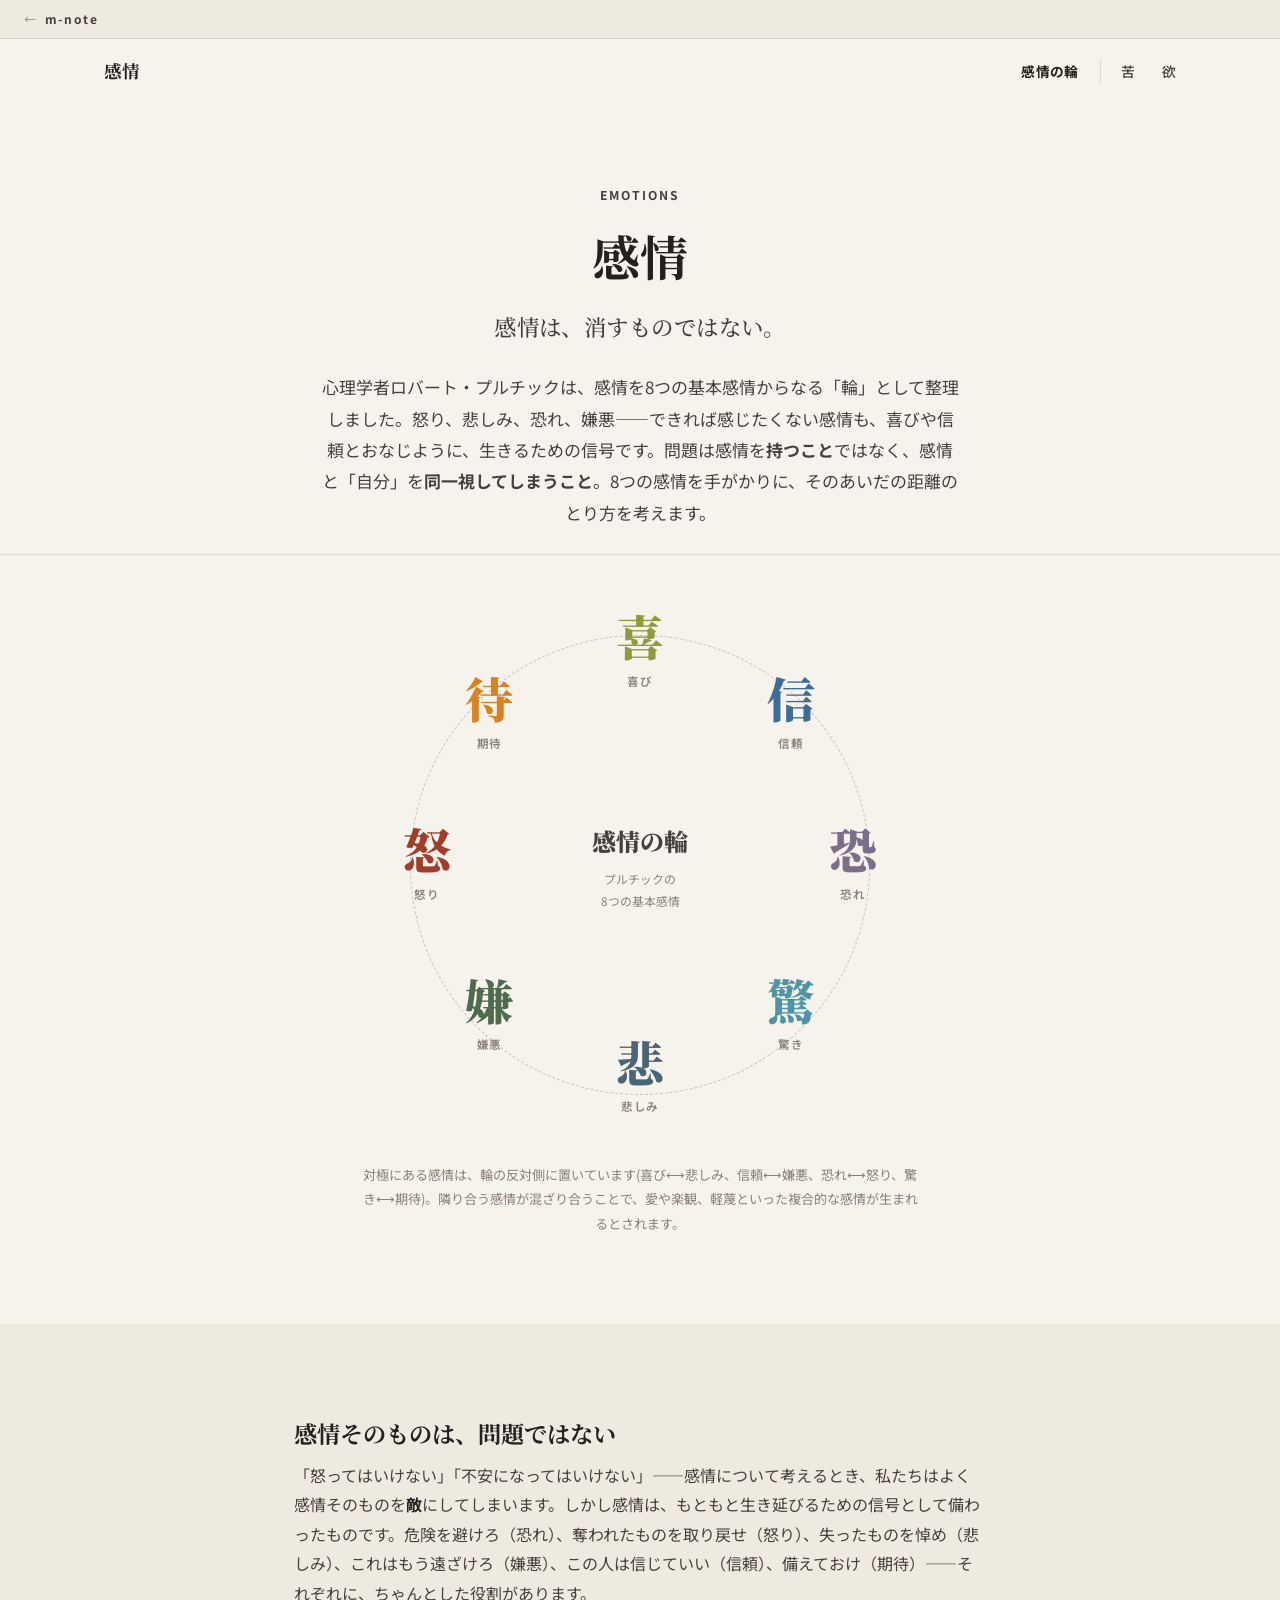
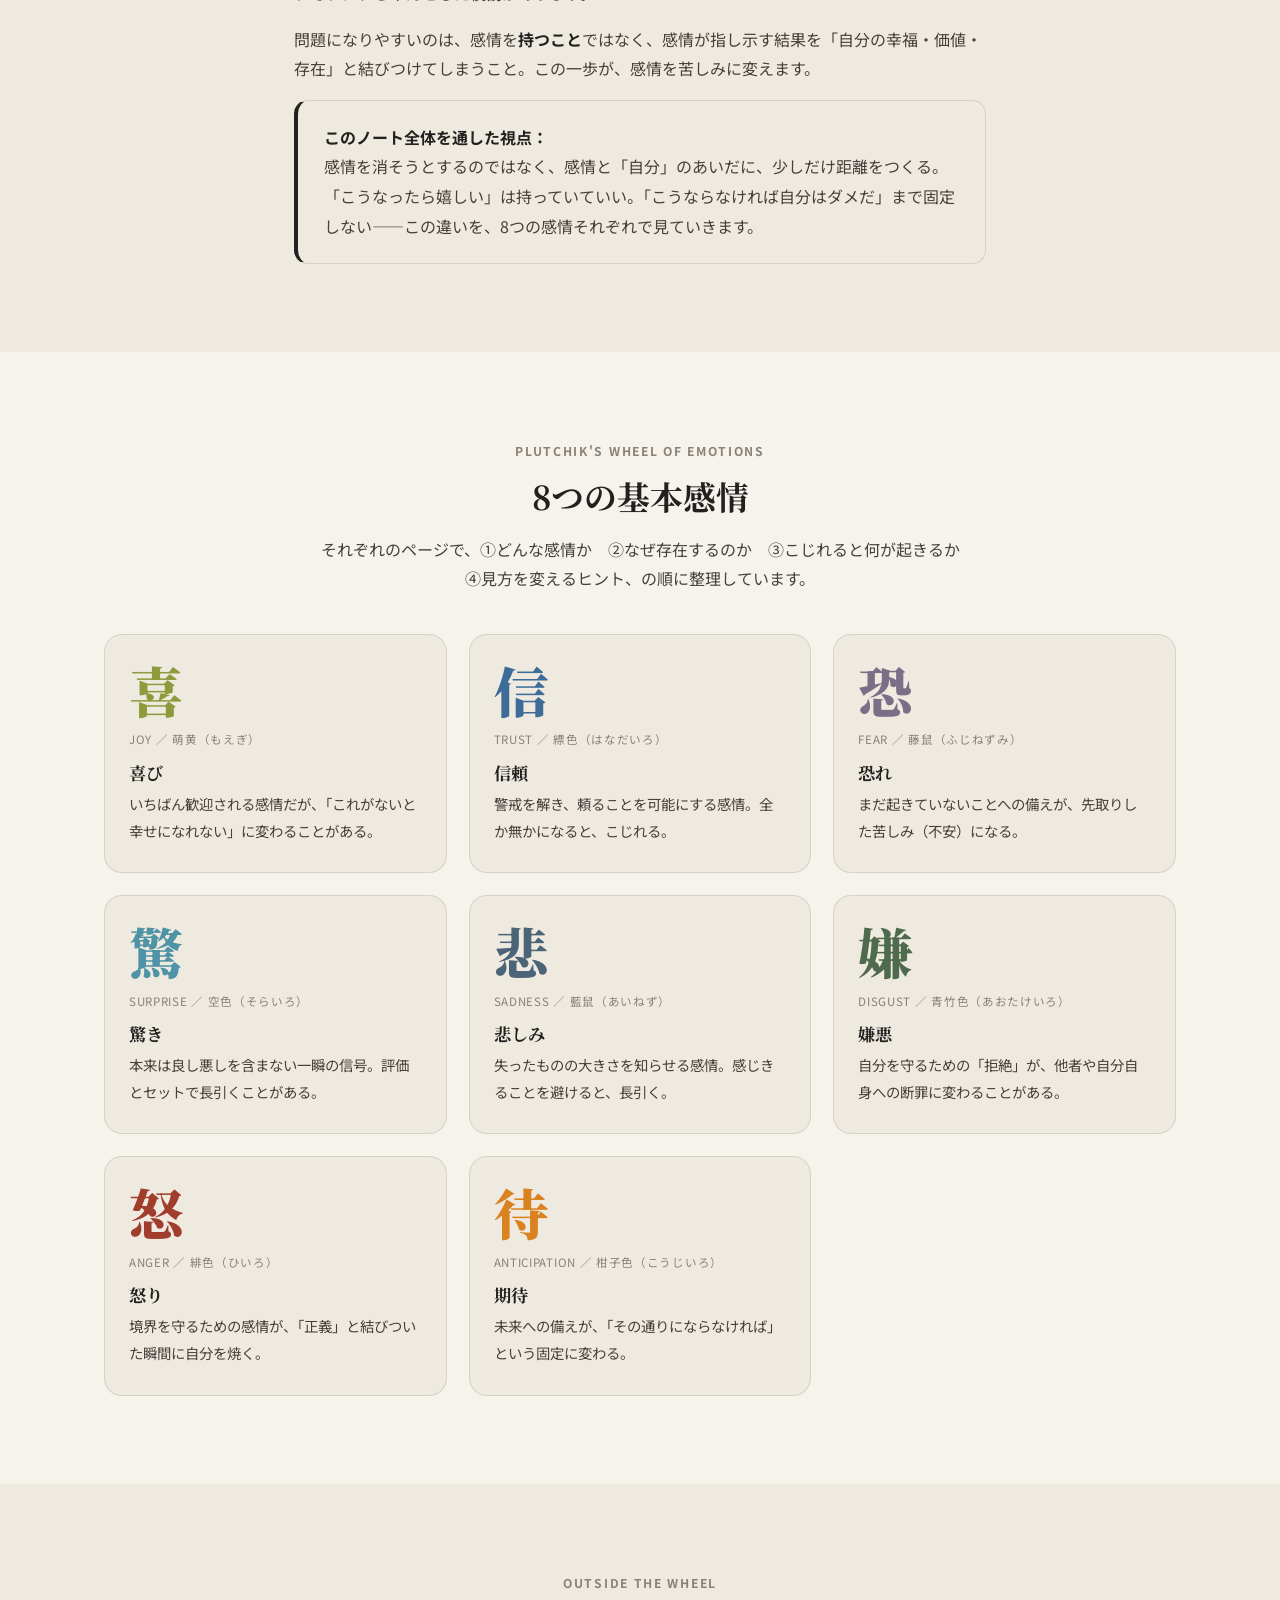
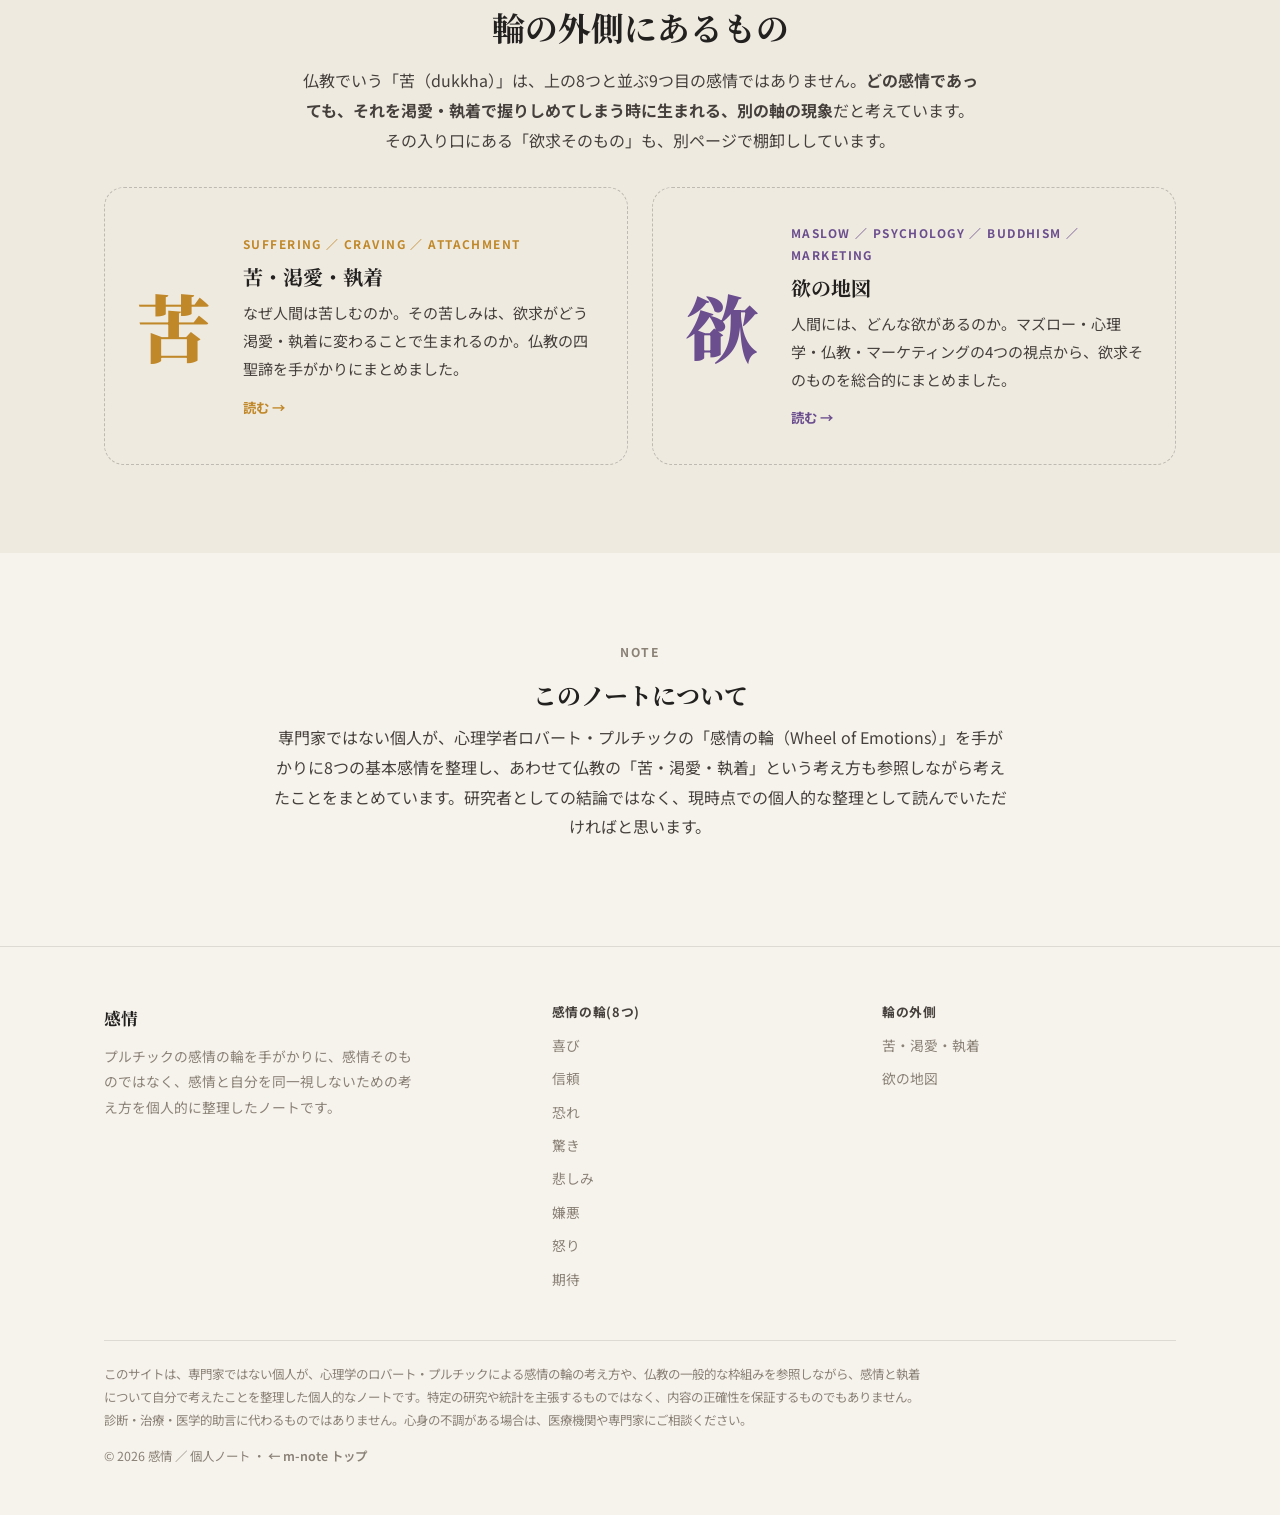
<file: index.html>
<!DOCTYPE html>
<html lang="ja">
<head>
<meta charset="UTF-8">
<meta name="viewport" content="width=device-width, initial-scale=1.0">
<title>感情｜まとめノート</title>
<meta name="description" content="心理学者ロバート・プルチックの「感情の輪」にならい、喜び・信頼・恐れ・驚き・悲しみ・嫌悪・怒り・期待の8つの基本感情を整理。あわせて、仏教の「苦（dukkha）」は輪の中の一感情ではなく、欲求・渇愛・執着から生まれる別軸の現象として、別ページで扱っています。">
<link rel="preconnect" href="https://fonts.googleapis.com">
<link rel="preconnect" href="https://fonts.gstatic.com" crossorigin>
<link href="https://fonts.googleapis.com/css2?family=Noto+Sans+JP:wght@400;500;700;900&family=Noto+Serif+JP:wght@600;700;900&display=swap" rel="stylesheet">
<link rel="stylesheet" href="assets/style.css">
<style>.mn-tagline{font-family:"Noto Serif JP",serif;font-weight:500;font-size:clamp(1.05rem,2.6vw,1.4rem);line-height:1.75;letter-spacing:.02em;margin:.1em 0 1.1em;opacity:.85}.mn-eyebrow{display:block;font-size:.72rem;letter-spacing:.24em;opacity:.6;margin:0 0 .8em}</style>
</head>
<body data-nav="home">
<div class="mnote-topbar"><a href="../">m-note</a></div>

<header class="page-hero" style="text-align:center;padding-bottom:26px">
  <div class="wrap">
    <span class="eyebrow">EMOTIONS</span>
    <h1 style="max-width:760px;margin-left:auto;margin-right:auto">感情</h1>
    <p class="mn-tagline">感情は、消すものではない。</p>
    <p class="lead" style="margin:0 auto">心理学者ロバート・プルチックは、感情を8つの基本感情からなる「輪」として整理しました。怒り、悲しみ、恐れ、嫌悪——できれば感じたくない感情も、喜びや信頼とおなじように、生きるための信号です。問題は感情を<b>持つこと</b>ではなく、感情と「自分」を<b>同一視してしまうこと</b>。8つの感情を手がかりに、そのあいだの距離のとり方を考えます。</p>
  </div>
</header>

<section style="padding-top:10px">
  <div class="ring-wrap reveal">
    <div class="ring">
      <div class="center"><div class="k">感情の輪</div><p>プルチックの<br>8つの基本感情</p></div>
      <a class="node" style="left:50%;top:12%" href="joy.html"><span class="glyph" style="--c:var(--c-joy)">喜</span><span class="label">喜び</span></a>
      <a class="node" style="left:76.9%;top:23.1%" href="trust.html"><span class="glyph" style="--c:var(--c-trust)">信</span><span class="label">信頼</span></a>
      <a class="node" style="left:88%;top:50%" href="fear.html"><span class="glyph" style="--c:var(--c-fear)">恐</span><span class="label">恐れ</span></a>
      <a class="node" style="left:76.9%;top:76.9%" href="surprise.html"><span class="glyph" style="--c:var(--c-surprise)">驚</span><span class="label">驚き</span></a>
      <a class="node" style="left:50%;top:88%" href="sadness.html"><span class="glyph" style="--c:var(--c-sadness)">悲</span><span class="label">悲しみ</span></a>
      <a class="node" style="left:23.1%;top:76.9%" href="disgust.html"><span class="glyph" style="--c:var(--c-disgust)">嫌</span><span class="label">嫌悪</span></a>
      <a class="node" style="left:12%;top:50%" href="anger.html"><span class="glyph" style="--c:var(--c-anger)">怒</span><span class="label">怒り</span></a>
      <a class="node" style="left:23.1%;top:23.1%" href="anticipation.html"><span class="glyph" style="--c:var(--c-anticipation)">待</span><span class="label">期待</span></a>
    </div>
  </div>
  <p class="reveal" style="text-align:center;font-size:.82rem;color:var(--muted);max-width:560px;margin:8px auto 0">対極にある感情は、輪の反対側に置いています(喜び⟷悲しみ、信頼⟷嫌悪、恐れ⟷怒り、驚き⟷期待)。隣り合う感情が混ざり合うことで、愛や楽観、軽蔑といった複合的な感情が生まれるとされます。</p>
</section>

<!-- 総論 -->
<section id="idea" style="background:var(--paper-2)">
  <div class="wrap-narrow prose reveal">
    <h2>感情そのものは、問題ではない</h2>
    <p>「怒ってはいけない」「不安になってはいけない」——感情について考えるとき、私たちはよく感情そのものを<b>敵</b>にしてしまいます。しかし感情は、もともと生き延びるための信号として備わったものです。危険を避けろ（恐れ）、奪われたものを取り戻せ（怒り）、失ったものを悼め（悲しみ）、これはもう遠ざけろ（嫌悪）、この人は信じていい（信頼）、備えておけ（期待）——それぞれに、ちゃんとした役割があります。</p>
    <p>問題になりやすいのは、感情を<b>持つこと</b>ではなく、感情が指し示す結果を「自分の幸福・価値・存在」と結びつけてしまうこと。この一歩が、感情を苦しみに変えます。</p>
    <div class="callout" style="border-left-color:var(--ink)"><p><b>このノート全体を通した視点：</b><br>感情を消そうとするのではなく、感情と「自分」のあいだに、少しだけ距離をつくる。「こうなったら嬉しい」は持っていていい。「こうならなければ自分はダメだ」まで固定しない——この違いを、8つの感情それぞれで見ていきます。</p></div>
  </div>
</section>

<!-- 8つの感情 -->
<section id="list">
  <div class="wrap">
    <div class="sec-head reveal" style="margin:0 auto 40px;text-align:center;max-width:640px">
      <span class="sec-eyebrow">PLUTCHIK'S WHEEL OF EMOTIONS</span>
      <h2 class="sec-title">8つの基本感情</h2>
      <p class="lead">それぞれのページで、①どんな感情か　②なぜ存在するのか　③こじれると何が起きるか　④見方を変えるヒント、の順に整理しています。</p>
    </div>
    <div class="grid g-3">
      <a class="emo-card reveal" style="--c:var(--c-joy)" href="joy.html">
        <div class="glyph">喜</div>
        <span class="kana">JOY ／ 萌黄（もえぎ）</span>
        <h3>喜び</h3>
        <p>いちばん歓迎される感情だが、「これがないと幸せになれない」に変わることがある。</p>
      </a>
      <a class="emo-card reveal" style="--c:var(--c-trust)" href="trust.html">
        <div class="glyph">信</div>
        <span class="kana">TRUST ／ 縹色（はなだいろ）</span>
        <h3>信頼</h3>
        <p>警戒を解き、頼ることを可能にする感情。全か無かになると、こじれる。</p>
      </a>
      <a class="emo-card reveal" style="--c:var(--c-fear)" href="fear.html">
        <div class="glyph">恐</div>
        <span class="kana">FEAR ／ 藤鼠（ふじねずみ）</span>
        <h3>恐れ</h3>
        <p>まだ起きていないことへの備えが、先取りした苦しみ（不安）になる。</p>
      </a>
      <a class="emo-card reveal" style="--c:var(--c-surprise)" href="surprise.html">
        <div class="glyph">驚</div>
        <span class="kana">SURPRISE ／ 空色（そらいろ）</span>
        <h3>驚き</h3>
        <p>本来は良し悪しを含まない一瞬の信号。評価とセットで長引くことがある。</p>
      </a>
      <a class="emo-card reveal" style="--c:var(--c-sadness)" href="sadness.html">
        <div class="glyph">悲</div>
        <span class="kana">SADNESS ／ 藍鼠（あいねず）</span>
        <h3>悲しみ</h3>
        <p>失ったものの大きさを知らせる感情。感じきることを避けると、長引く。</p>
      </a>
      <a class="emo-card reveal" style="--c:var(--c-disgust)" href="disgust.html">
        <div class="glyph">嫌</div>
        <span class="kana">DISGUST ／ 青竹色（あおたけいろ）</span>
        <h3>嫌悪</h3>
        <p>自分を守るための「拒絶」が、他者や自分自身への断罪に変わることがある。</p>
      </a>
      <a class="emo-card reveal" style="--c:var(--c-anger)" href="anger.html">
        <div class="glyph">怒</div>
        <span class="kana">ANGER ／ 緋色（ひいろ）</span>
        <h3>怒り</h3>
        <p>境界を守るための感情が、「正義」と結びついた瞬間に自分を焼く。</p>
      </a>
      <a class="emo-card reveal" style="--c:var(--c-anticipation)" href="anticipation.html">
        <div class="glyph">待</div>
        <span class="kana">ANTICIPATION ／ 柑子色（こうじいろ）</span>
        <h3>期待</h3>
        <p>未来への備えが、「その通りにならなければ」という固定に変わる。</p>
      </a>
    </div>
  </div>
</section>

<!-- 輪の外側：苦・渇愛・執着／欲の地図 -->
<section id="outside" style="background:var(--paper-2)">
  <div class="wrap">
    <div class="sec-head reveal" style="margin:0 auto 32px;text-align:center;max-width:680px">
      <span class="sec-eyebrow">OUTSIDE THE WHEEL</span>
      <h2 class="sec-title">輪の外側にあるもの</h2>
      <p class="lead">仏教でいう「苦（dukkha）」は、上の8つと並ぶ9つ目の感情ではありません。<b>どの感情であっても、それを渇愛・執着で握りしめてしまう時に生まれる、別の軸の現象</b>だと考えています。その入り口にある「欲求そのもの」も、別ページで棚卸ししています。</p>
    </div>
    <div class="grid g-2" style="gap:24px">
      <a class="outside-card reveal" href="desire.html">
        <div class="glyph">苦</div>
        <div class="txt">
          <div class="tag">SUFFERING ／ CRAVING ／ ATTACHMENT</div>
          <h3>苦・渇愛・執着</h3>
          <p>なぜ人間は苦しむのか。その苦しみは、欲求がどう渇愛・執着に変わることで生まれるのか。仏教の四聖諦を手がかりにまとめました。</p>
          <div class="foot">読む →</div>
        </div>
      </a>
      <a class="outside-card reveal" style="--c:var(--c-wants)" href="wants.html">
        <div class="glyph">欲</div>
        <div class="txt">
          <div class="tag">MASLOW ／ PSYCHOLOGY ／ BUDDHISM ／ MARKETING</div>
          <h3>欲の地図</h3>
          <p>人間には、どんな欲があるのか。マズロー・心理学・仏教・マーケティングの4つの視点から、欲求そのものを総合的にまとめました。</p>
          <div class="foot">読む →</div>
        </div>
      </a>
    </div>
  </div>
</section>

<!-- next -->
<section>
  <div class="wrap">
    <div class="wrap-narrow" style="padding:0;text-align:center">
      <span class="tag" style="display:block;font-size:.76rem;font-weight:700;letter-spacing:.14em;color:var(--muted);margin-bottom:14px;text-transform:uppercase">NOTE</span>
      <h2 style="font-size:1.5rem">このノートについて</h2>
      <p style="color:var(--ink-soft)">専門家ではない個人が、心理学者ロバート・プルチックの「感情の輪（Wheel of Emotions）」を手がかりに8つの基本感情を整理し、あわせて仏教の「苦・渇愛・執着」という考え方も参照しながら考えたことをまとめています。研究者としての結論ではなく、現時点での個人的な整理として読んでいただければと思います。</p>
    </div>
  </div>
</section>

<script src="assets/site.js"></script>
</body>
</html>
</file>
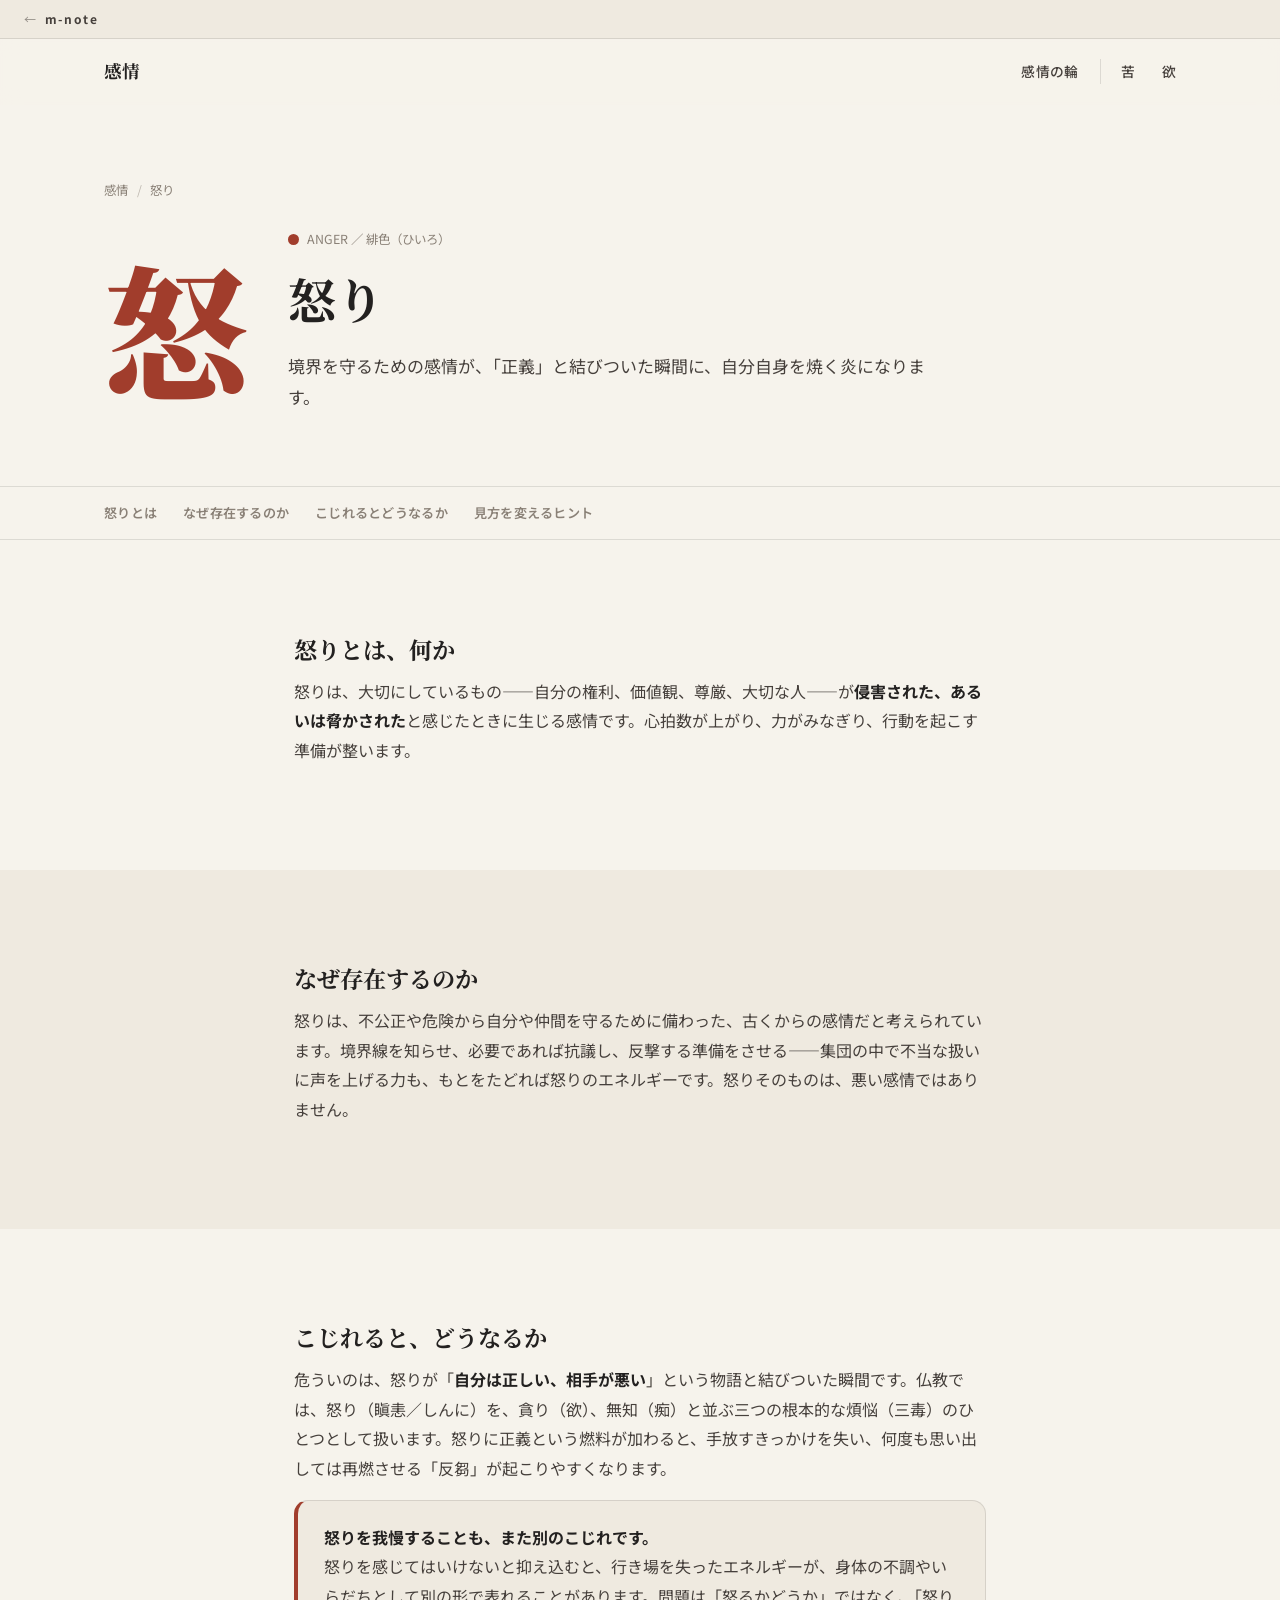
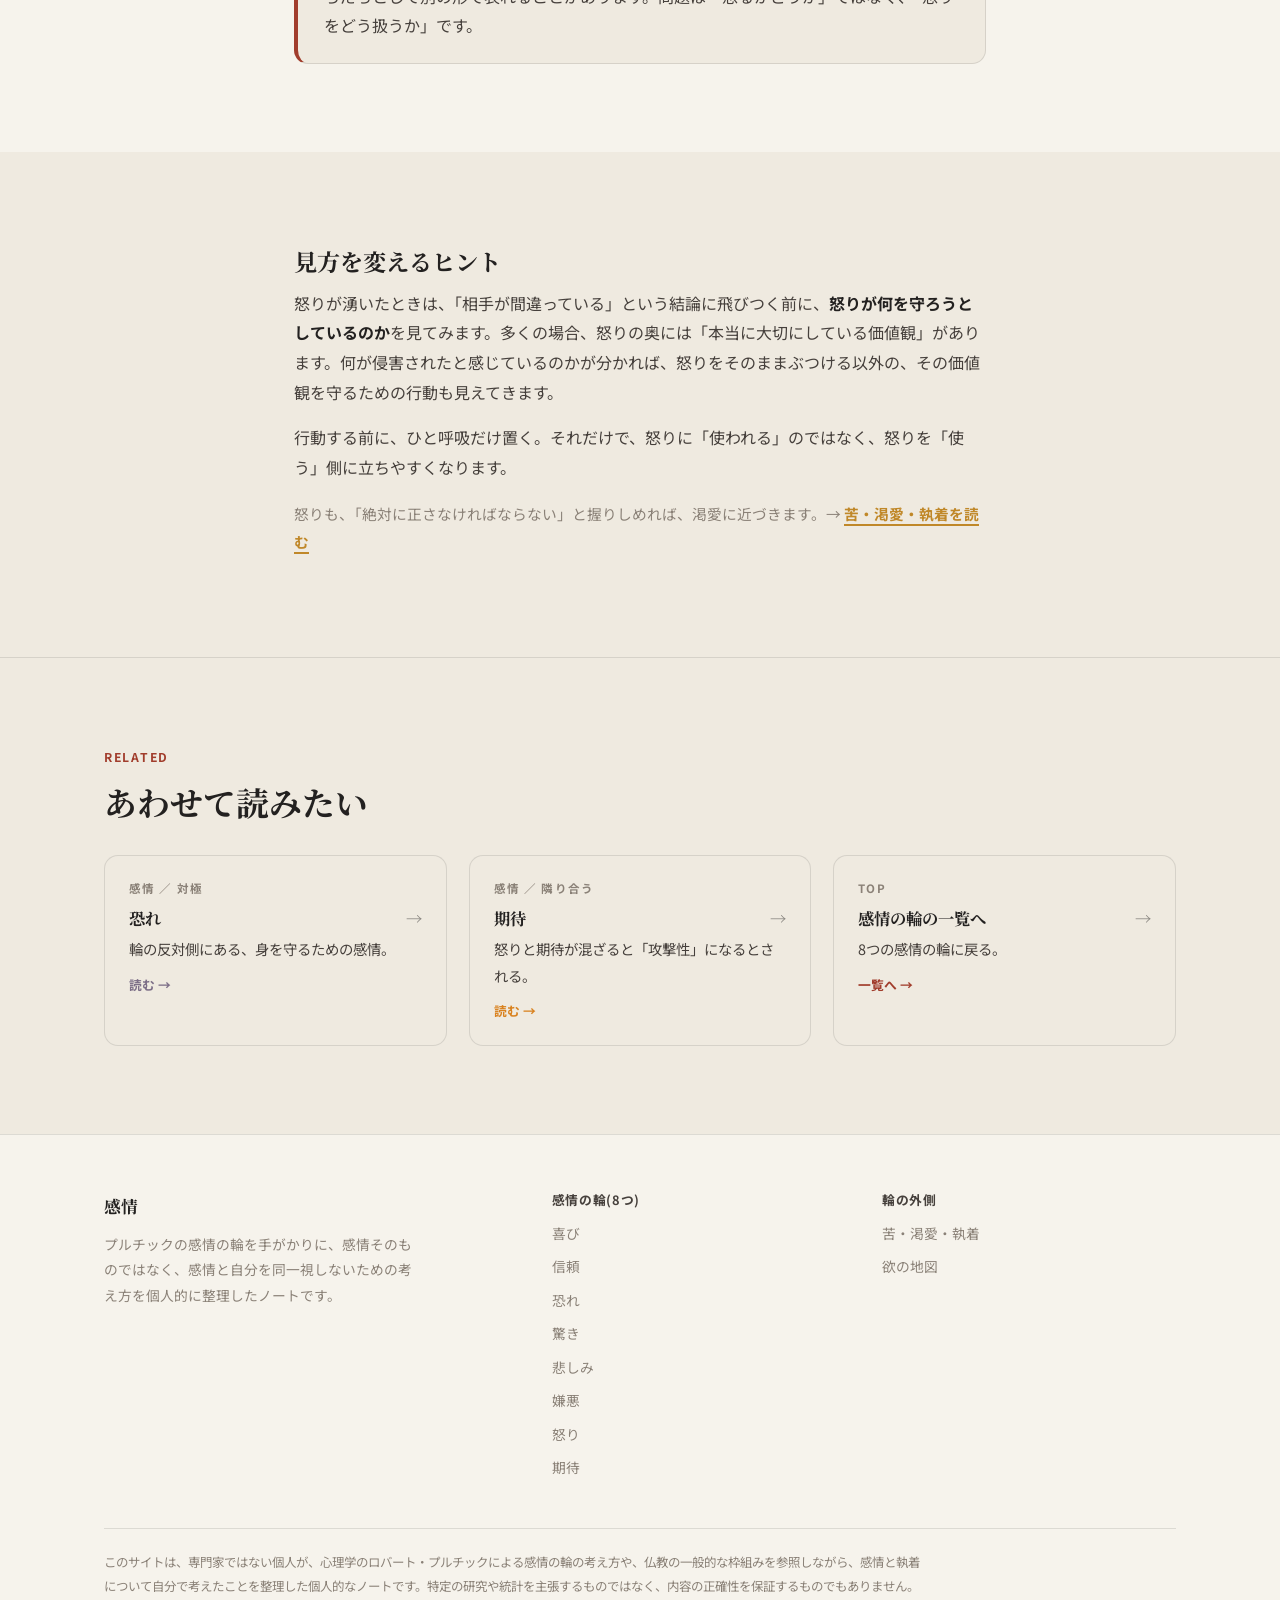
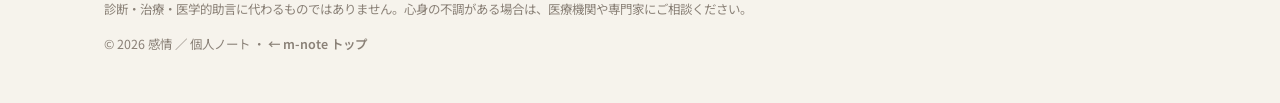
<file: anger.html>
<!DOCTYPE html>
<html lang="ja">
<head>
<meta charset="UTF-8">
<meta name="viewport" content="width=device-width, initial-scale=1.0">
<title>怒りとは｜感情</title>
<meta name="description" content="怒りはなぜ存在するのか。境界を守るための感情が、なぜ「正義」と結びついた瞬間に自分を焼くのか。仏教の瞋（しん）の考え方も参照しながら、怒りとの距離のとり方を整理しました。">
<link rel="preconnect" href="https://fonts.googleapis.com">
<link rel="preconnect" href="https://fonts.gstatic.com" crossorigin>
<link href="https://fonts.googleapis.com/css2?family=Noto+Sans+JP:wght@400;500;700;900&family=Noto+Serif+JP:wght@600;700;900&display=swap" rel="stylesheet">
<link rel="stylesheet" href="assets/style.css">
</head>
<body data-nav="anger" style="--c:var(--c-anger)">
<div class="mnote-topbar"><a href="../">m-note</a></div>

<header class="page-hero">
  <div class="wrap">
    <div class="breadcrumb"><a href="index.html">感情</a><span class="sep">/</span><span>怒り</span></div>
    <div class="emo-hero">
      <div class="glyph">怒</div>
      <div class="txt">
        <div class="color-tag"><span class="sw"></span>ANGER ／ 緋色（ひいろ）</div>
        <h1>怒り</h1>
        <p class="lead">境界を守るための感情が、「正義」と結びついた瞬間に、自分自身を焼く炎になります。</p>
      </div>
    </div>
  </div>
</header>

<nav class="anchor-nav">
  <div class="wrap">
    <a href="#what">怒りとは</a>
    <a href="#why">なぜ存在するのか</a>
    <a href="#trap">こじれるとどうなるか</a>
    <a href="#shift">見方を変えるヒント</a>
  </div>
</nav>

<section id="what">
  <div class="wrap-narrow prose reveal">
    <h2>怒りとは、何か</h2>
    <p>怒りは、大切にしているもの——自分の権利、価値観、尊厳、大切な人——が<b>侵害された、あるいは脅かされた</b>と感じたときに生じる感情です。心拍数が上がり、力がみなぎり、行動を起こす準備が整います。</p>
  </div>
</section>

<section id="why" style="background:var(--paper-2)">
  <div class="wrap-narrow prose reveal">
    <h2>なぜ存在するのか</h2>
    <p>怒りは、不公正や危険から自分や仲間を守るために備わった、古くからの感情だと考えられています。境界線を知らせ、必要であれば抗議し、反撃する準備をさせる——集団の中で不当な扱いに声を上げる力も、もとをたどれば怒りのエネルギーです。怒りそのものは、悪い感情ではありません。</p>
  </div>
</section>

<section id="trap">
  <div class="wrap-narrow prose reveal">
    <h2>こじれると、どうなるか</h2>
    <p>危ういのは、怒りが「<b>自分は正しい、相手が悪い</b>」という物語と結びついた瞬間です。仏教では、怒り（瞋恚／しんに）を、貪り（欲）、無知（痴）と並ぶ三つの根本的な煩悩（三毒）のひとつとして扱います。怒りに正義という燃料が加わると、手放すきっかけを失い、何度も思い出しては再燃させる「反芻」が起こりやすくなります。</p>
    <div class="callout"><p><b>怒りを我慢することも、また別のこじれです。</b><br>怒りを感じてはいけないと抑え込むと、行き場を失ったエネルギーが、身体の不調やいらだちとして別の形で表れることがあります。問題は「怒るかどうか」ではなく、「怒りをどう扱うか」です。</p></div>
  </div>
</section>

<section id="shift" style="background:var(--paper-2)">
  <div class="wrap-narrow prose reveal">
    <h2>見方を変えるヒント</h2>
    <p>怒りが湧いたときは、「相手が間違っている」という結論に飛びつく前に、<b>怒りが何を守ろうとしているのか</b>を見てみます。多くの場合、怒りの奥には「本当に大切にしている価値観」があります。何が侵害されたと感じているのかが分かれば、怒りをそのままぶつける以外の、その価値観を守るための行動も見えてきます。</p>
    <p>行動する前に、ひと呼吸だけ置く。それだけで、怒りに「使われる」のではなく、怒りを「使う」側に立ちやすくなります。</p>
    <p style="margin-top:18px;color:var(--muted);font-size:.92rem">怒りも、「絶対に正さなければならない」と握りしめれば、渇愛に近づきます。→ <a href="desire.html" style="color:var(--c-desire);font-weight:700;text-decoration:none;border-bottom:2px solid var(--c-desire)">苦・渇愛・執着を読む</a></p>
  </div>
</section>

<section class="related">
  <div class="wrap">
    <div class="sec-head reveal" style="margin-bottom:30px">
      <span class="sec-eyebrow">RELATED</span>
      <h2 class="sec-title">あわせて読みたい</h2>
    </div>
    <div class="grid g-3">
      <a class="link-card reveal" style="--c:var(--c-fear)" href="fear.html"><div class="tag">感情 ／ 対極</div><h3>恐れ<span class="arr">→</span></h3><p>輪の反対側にある、身を守るための感情。</p><div class="foot">読む →</div></a>
      <a class="link-card reveal" style="--c:var(--c-anticipation)" href="anticipation.html"><div class="tag">感情 ／ 隣り合う</div><h3>期待<span class="arr">→</span></h3><p>怒りと期待が混ざると「攻撃性」になるとされる。</p><div class="foot">読む →</div></a>
      <a class="link-card reveal" href="index.html"><div class="tag">TOP</div><h3>感情の輪の一覧へ<span class="arr">→</span></h3><p>8つの感情の輪に戻る。</p><div class="foot">一覧へ →</div></a>
    </div>
  </div>
</section>

<script src="assets/site.js"></script>
</body>
</html>
</file>
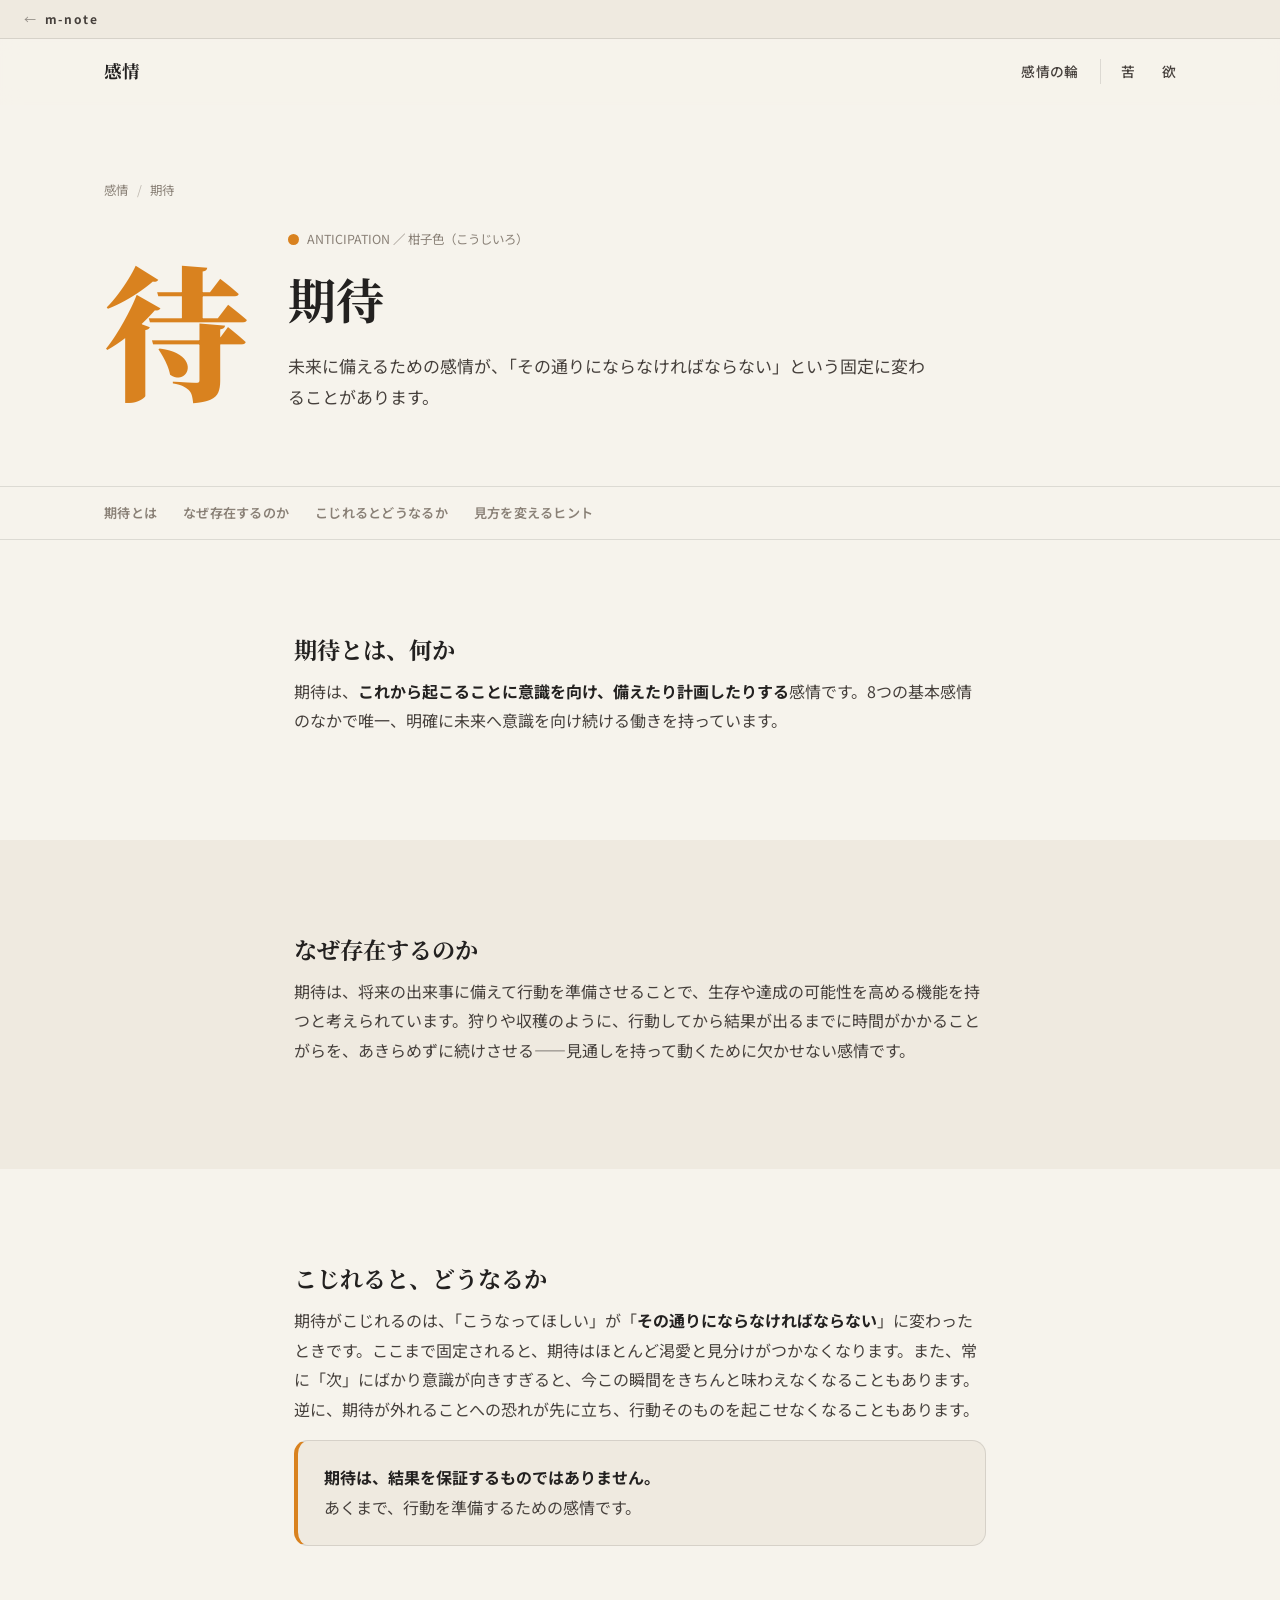
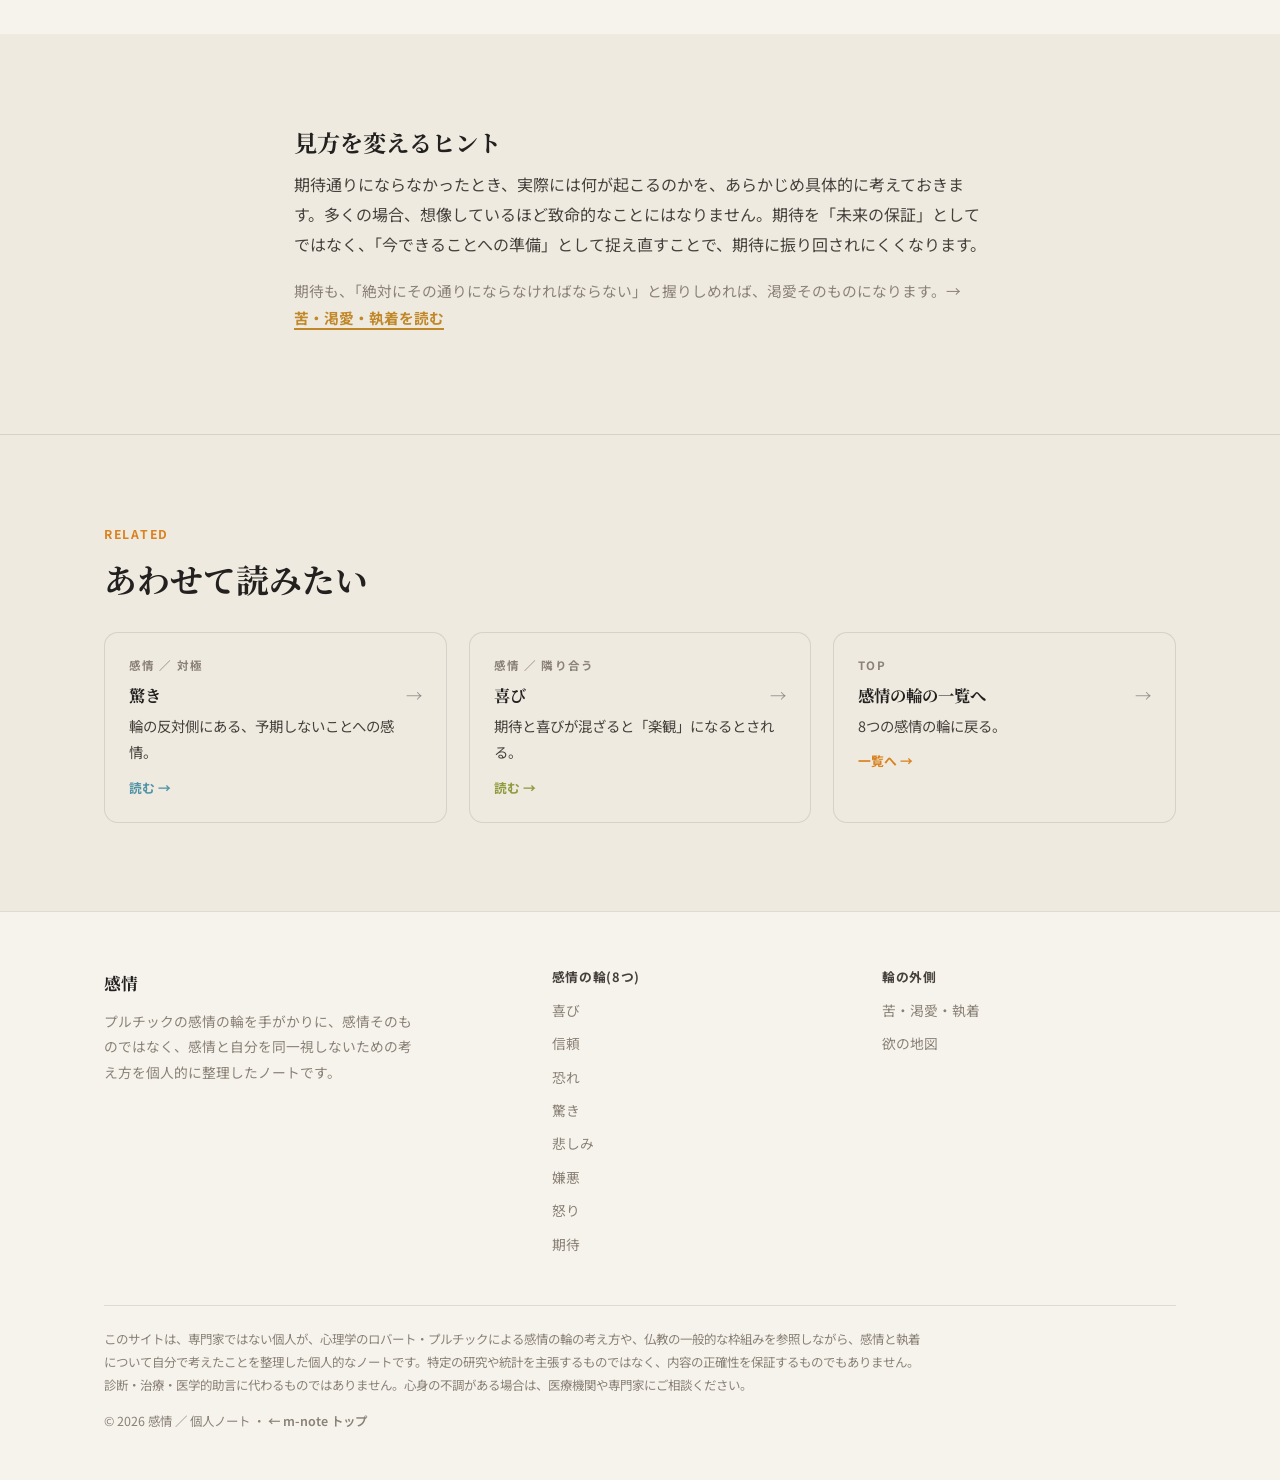
<file: anticipation.html>
<!DOCTYPE html>
<html lang="ja">
<head>
<meta charset="UTF-8">
<meta name="viewport" content="width=device-width, initial-scale=1.0">
<title>期待とは｜感情</title>
<meta name="description" content="期待はなぜ存在するのか。未来への備えが、なぜ「その通りにならなければならない」という固定に変わるのか。期待との距離のとり方を整理しました。">
<link rel="preconnect" href="https://fonts.googleapis.com">
<link rel="preconnect" href="https://fonts.gstatic.com" crossorigin>
<link href="https://fonts.googleapis.com/css2?family=Noto+Sans+JP:wght@400;500;700;900&family=Noto+Serif+JP:wght@600;700;900&display=swap" rel="stylesheet">
<link rel="stylesheet" href="assets/style.css">
</head>
<body data-nav="anticipation" style="--c:var(--c-anticipation)">
<div class="mnote-topbar"><a href="../">m-note</a></div>

<header class="page-hero">
  <div class="wrap">
    <div class="breadcrumb"><a href="index.html">感情</a><span class="sep">/</span><span>期待</span></div>
    <div class="emo-hero">
      <div class="glyph">待</div>
      <div class="txt">
        <div class="color-tag"><span class="sw"></span>ANTICIPATION ／ 柑子色（こうじいろ）</div>
        <h1>期待</h1>
        <p class="lead">未来に備えるための感情が、「その通りにならなければならない」という固定に変わることがあります。</p>
      </div>
    </div>
  </div>
</header>

<nav class="anchor-nav">
  <div class="wrap">
    <a href="#what">期待とは</a>
    <a href="#why">なぜ存在するのか</a>
    <a href="#trap">こじれるとどうなるか</a>
    <a href="#shift">見方を変えるヒント</a>
  </div>
</nav>

<section id="what">
  <div class="wrap-narrow prose reveal">
    <h2>期待とは、何か</h2>
    <p>期待は、<b>これから起こることに意識を向け、備えたり計画したりする</b>感情です。8つの基本感情のなかで唯一、明確に未来へ意識を向け続ける働きを持っています。</p>
  </div>
</section>

<section id="why" style="background:var(--paper-2)">
  <div class="wrap-narrow prose reveal">
    <h2>なぜ存在するのか</h2>
    <p>期待は、将来の出来事に備えて行動を準備させることで、生存や達成の可能性を高める機能を持つと考えられています。狩りや収穫のように、行動してから結果が出るまでに時間がかかることがらを、あきらめずに続けさせる——見通しを持って動くために欠かせない感情です。</p>
  </div>
</section>

<section id="trap">
  <div class="wrap-narrow prose reveal">
    <h2>こじれると、どうなるか</h2>
    <p>期待がこじれるのは、「こうなってほしい」が「<b>その通りにならなければならない</b>」に変わったときです。ここまで固定されると、期待はほとんど渇愛と見分けがつかなくなります。また、常に「次」にばかり意識が向きすぎると、今この瞬間をきちんと味わえなくなることもあります。逆に、期待が外れることへの恐れが先に立ち、行動そのものを起こせなくなることもあります。</p>
    <div class="callout"><p><b>期待は、結果を保証するものではありません。</b><br>あくまで、行動を準備するための感情です。</p></div>
  </div>
</section>

<section id="shift" style="background:var(--paper-2)">
  <div class="wrap-narrow prose reveal">
    <h2>見方を変えるヒント</h2>
    <p>期待通りにならなかったとき、実際には何が起こるのかを、あらかじめ具体的に考えておきます。多くの場合、想像しているほど致命的なことにはなりません。期待を「未来の保証」としてではなく、「今できることへの準備」として捉え直すことで、期待に振り回されにくくなります。</p>
    <p style="margin-top:18px;color:var(--muted);font-size:.92rem">期待も、「絶対にその通りにならなければならない」と握りしめれば、渇愛そのものになります。→ <a href="desire.html" style="color:var(--c-desire);font-weight:700;text-decoration:none;border-bottom:2px solid var(--c-desire)">苦・渇愛・執着を読む</a></p>
  </div>
</section>

<section class="related">
  <div class="wrap">
    <div class="sec-head reveal" style="margin-bottom:30px">
      <span class="sec-eyebrow">RELATED</span>
      <h2 class="sec-title">あわせて読みたい</h2>
    </div>
    <div class="grid g-3">
      <a class="link-card reveal" style="--c:var(--c-surprise)" href="surprise.html"><div class="tag">感情 ／ 対極</div><h3>驚き<span class="arr">→</span></h3><p>輪の反対側にある、予期しないことへの感情。</p><div class="foot">読む →</div></a>
      <a class="link-card reveal" style="--c:var(--c-joy)" href="joy.html"><div class="tag">感情 ／ 隣り合う</div><h3>喜び<span class="arr">→</span></h3><p>期待と喜びが混ざると「楽観」になるとされる。</p><div class="foot">読む →</div></a>
      <a class="link-card reveal" href="index.html"><div class="tag">TOP</div><h3>感情の輪の一覧へ<span class="arr">→</span></h3><p>8つの感情の輪に戻る。</p><div class="foot">一覧へ →</div></a>
    </div>
  </div>
</section>

<script src="assets/site.js"></script>
</body>
</html>
</file>
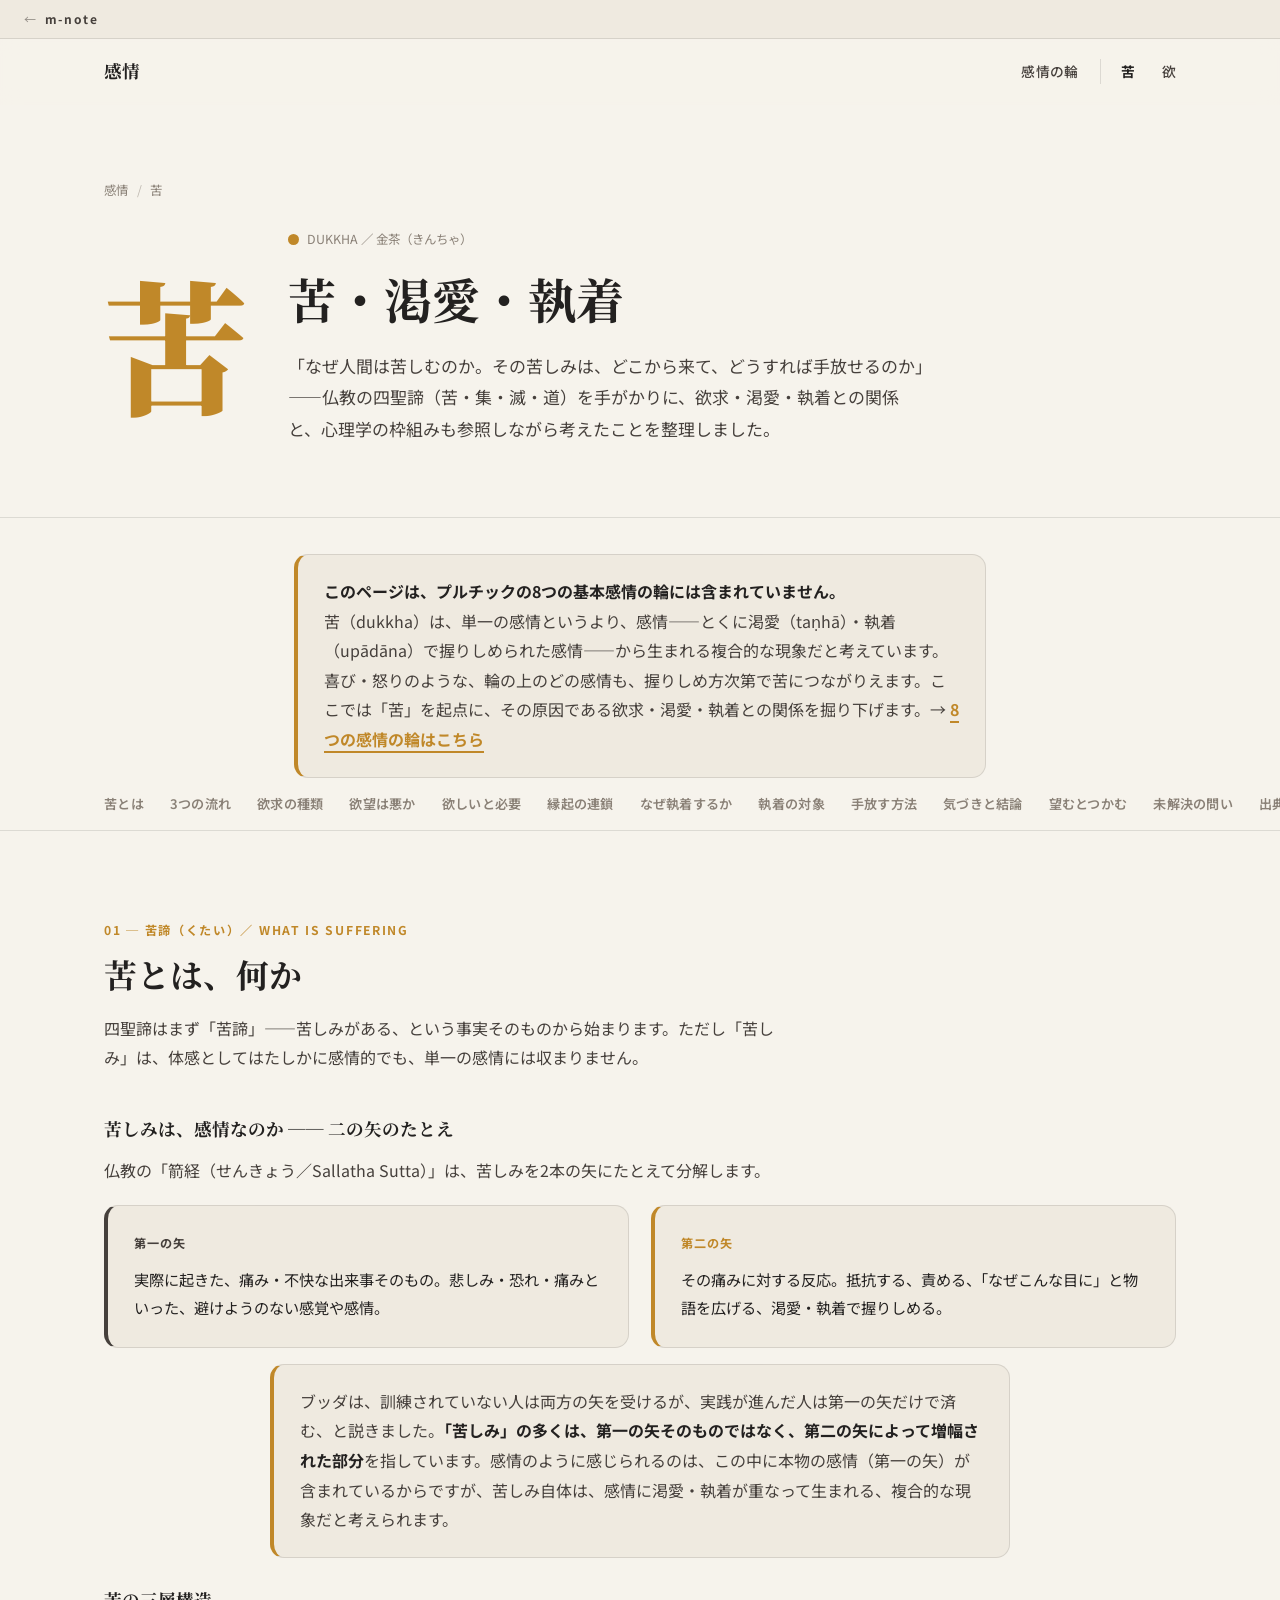
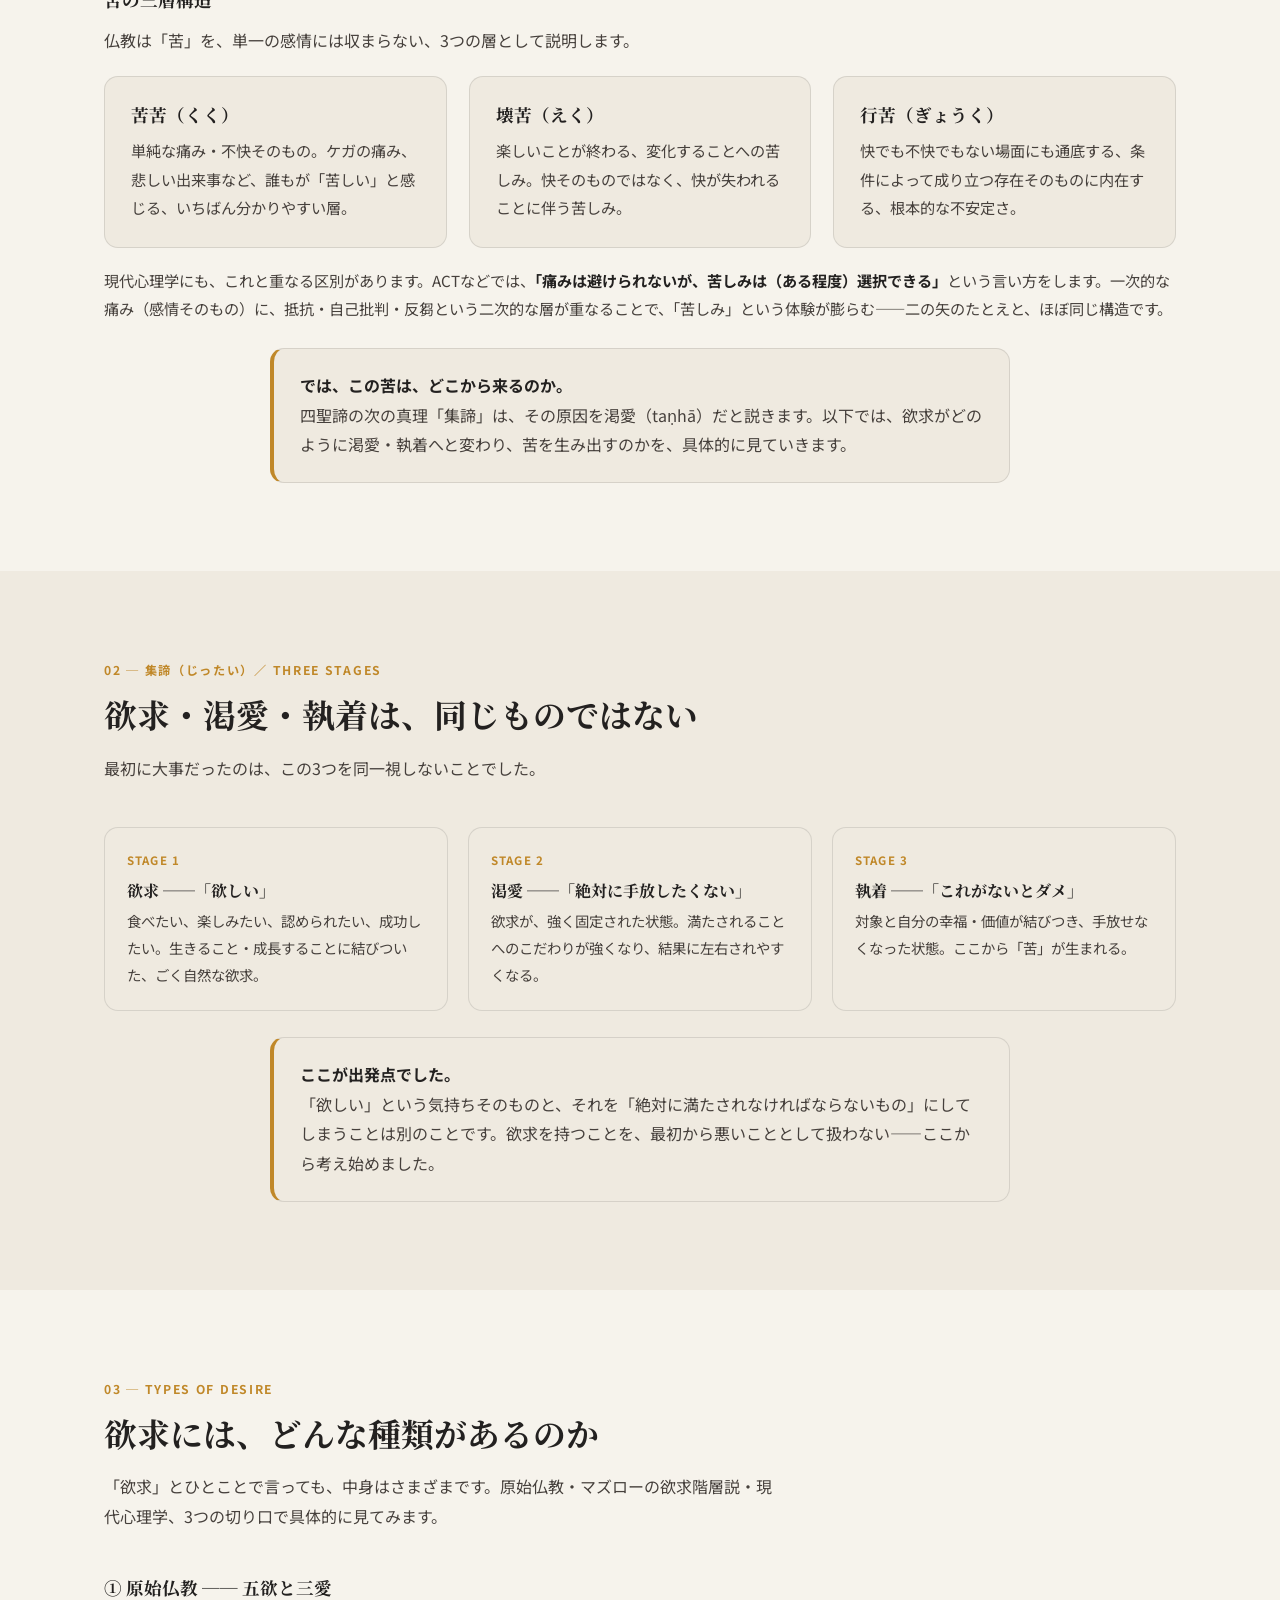
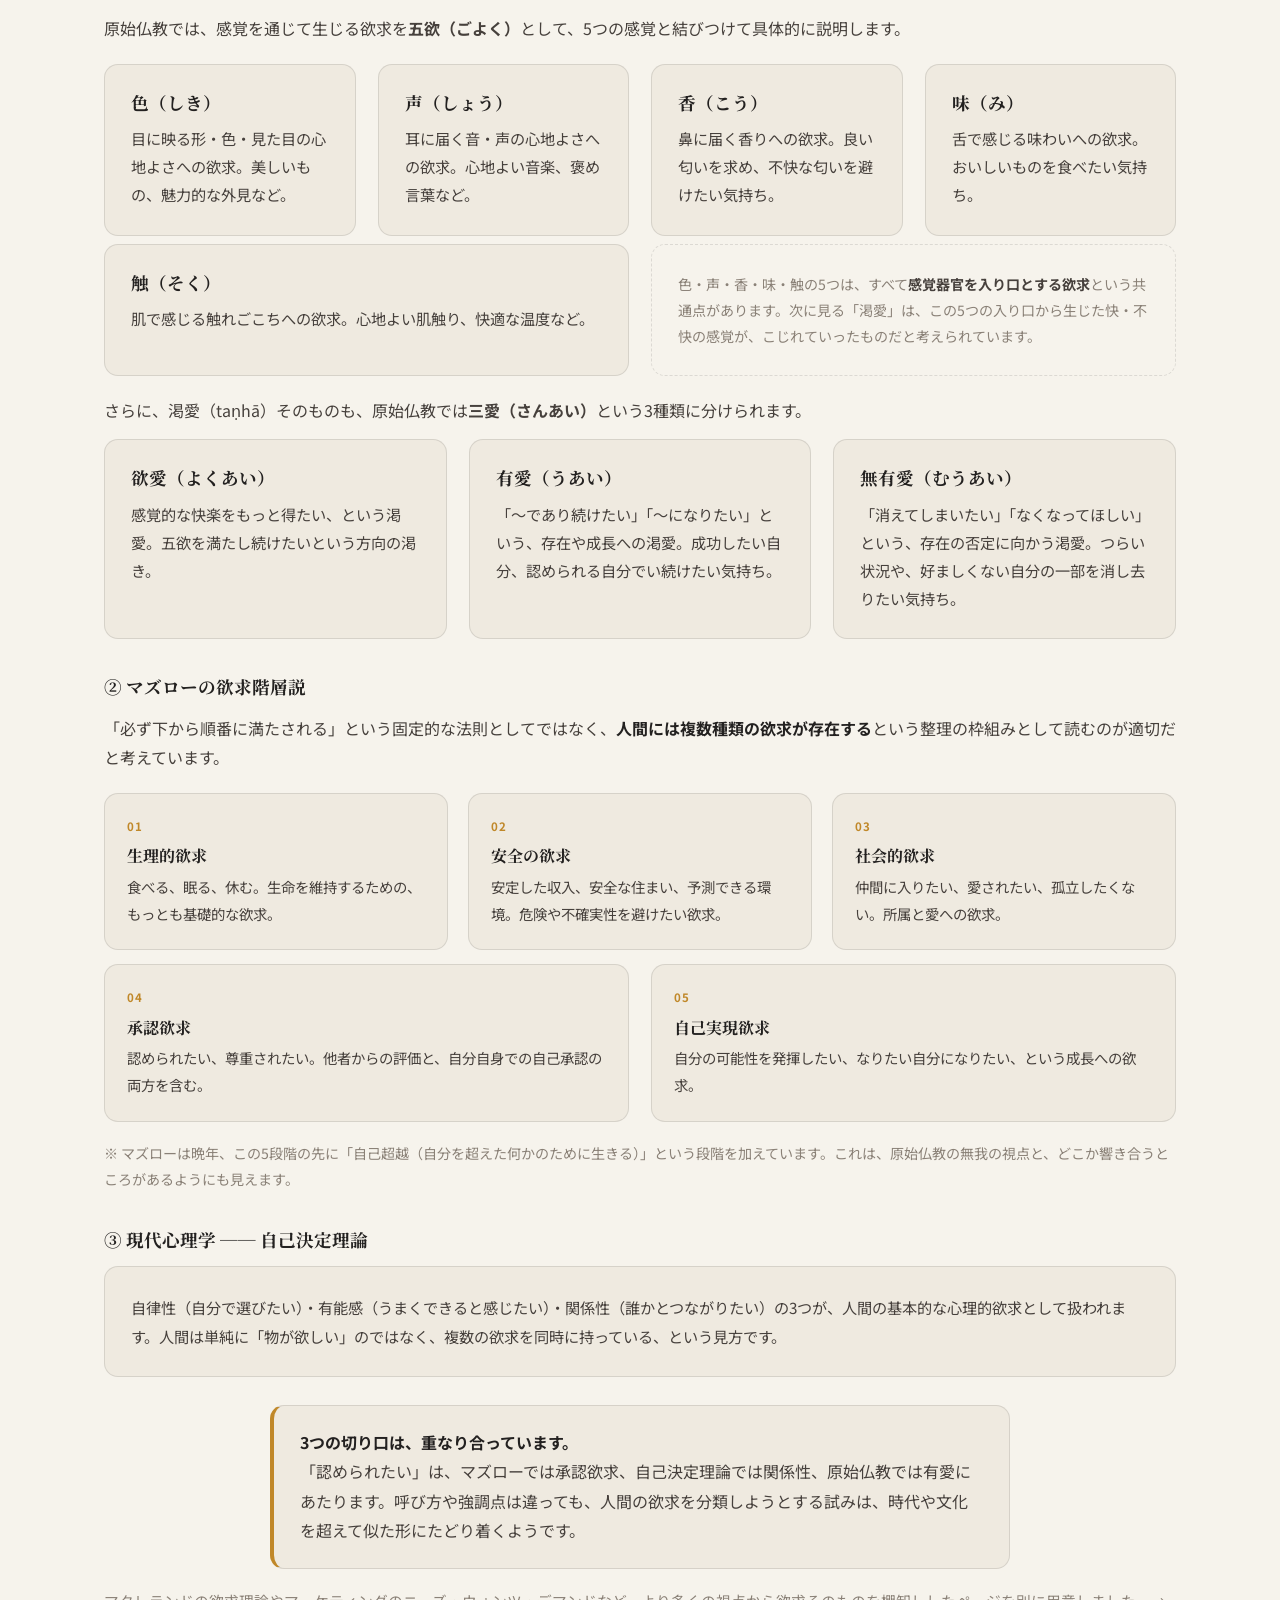
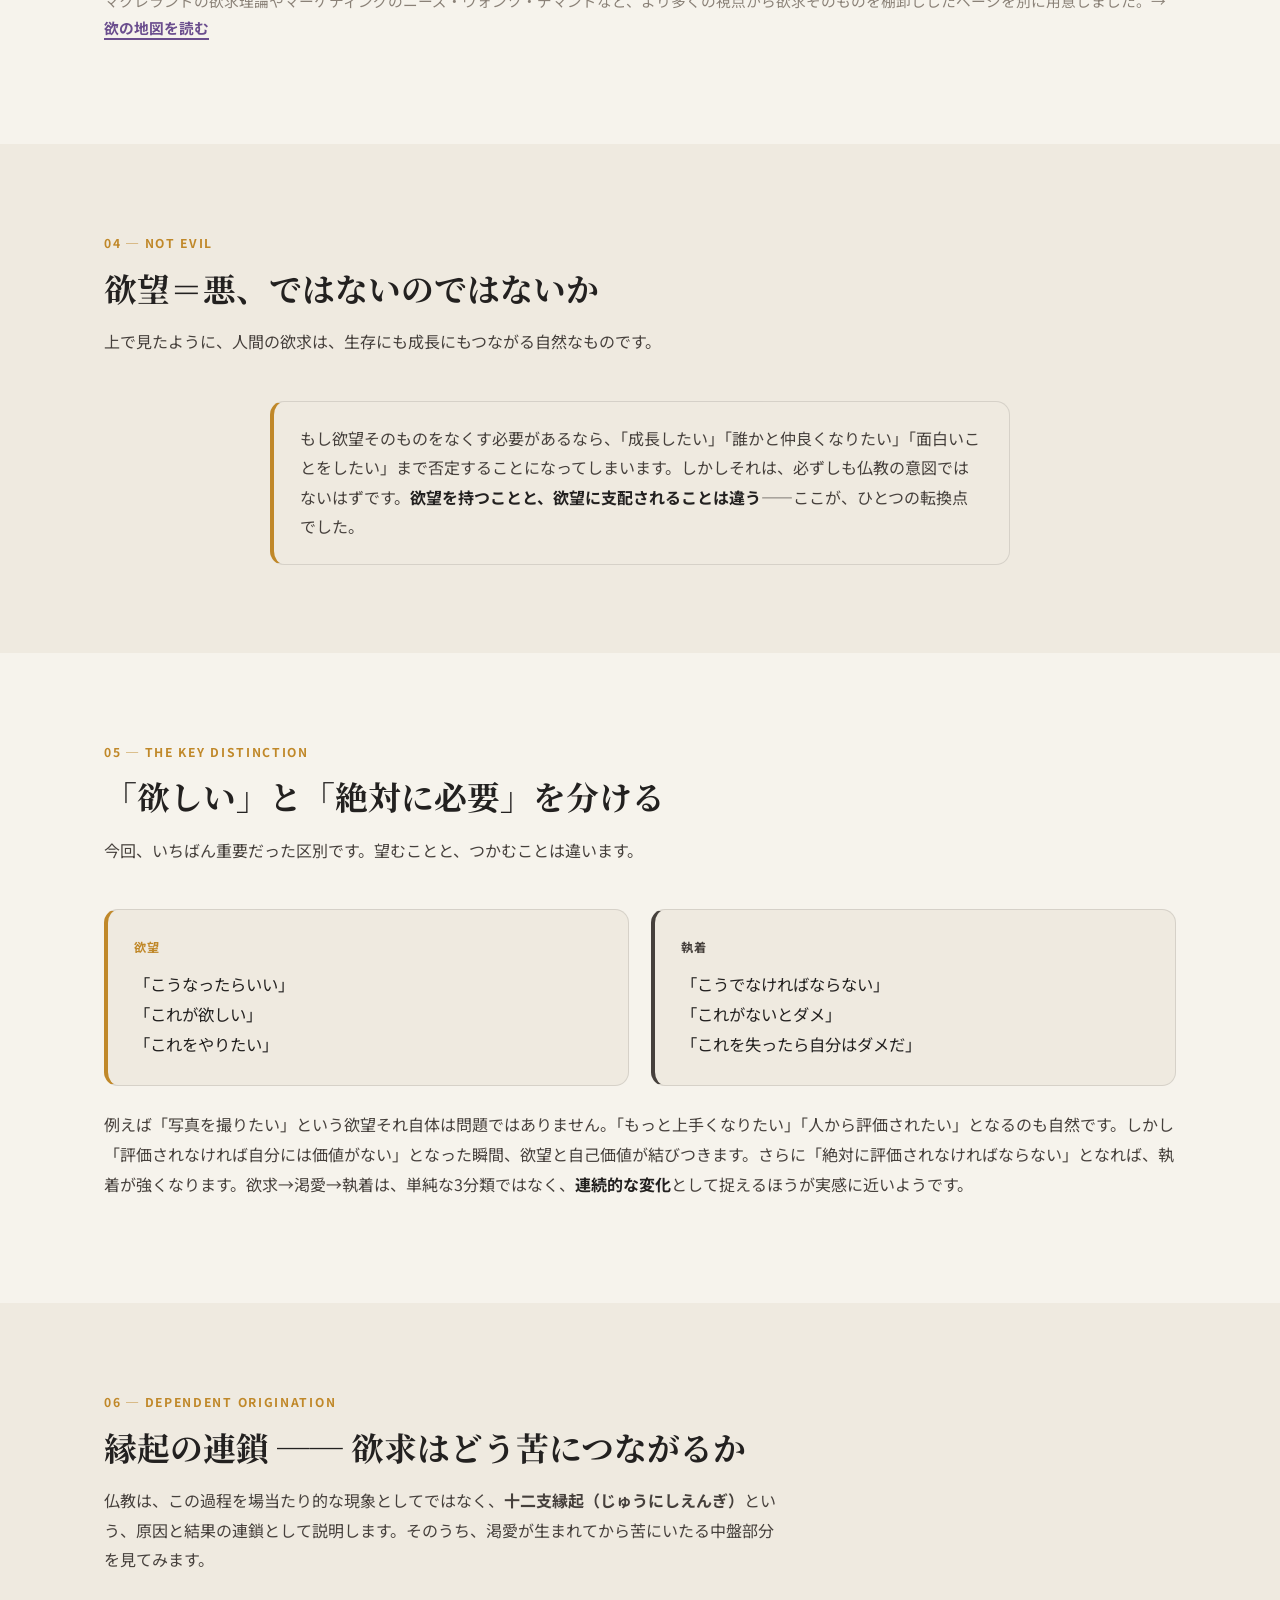
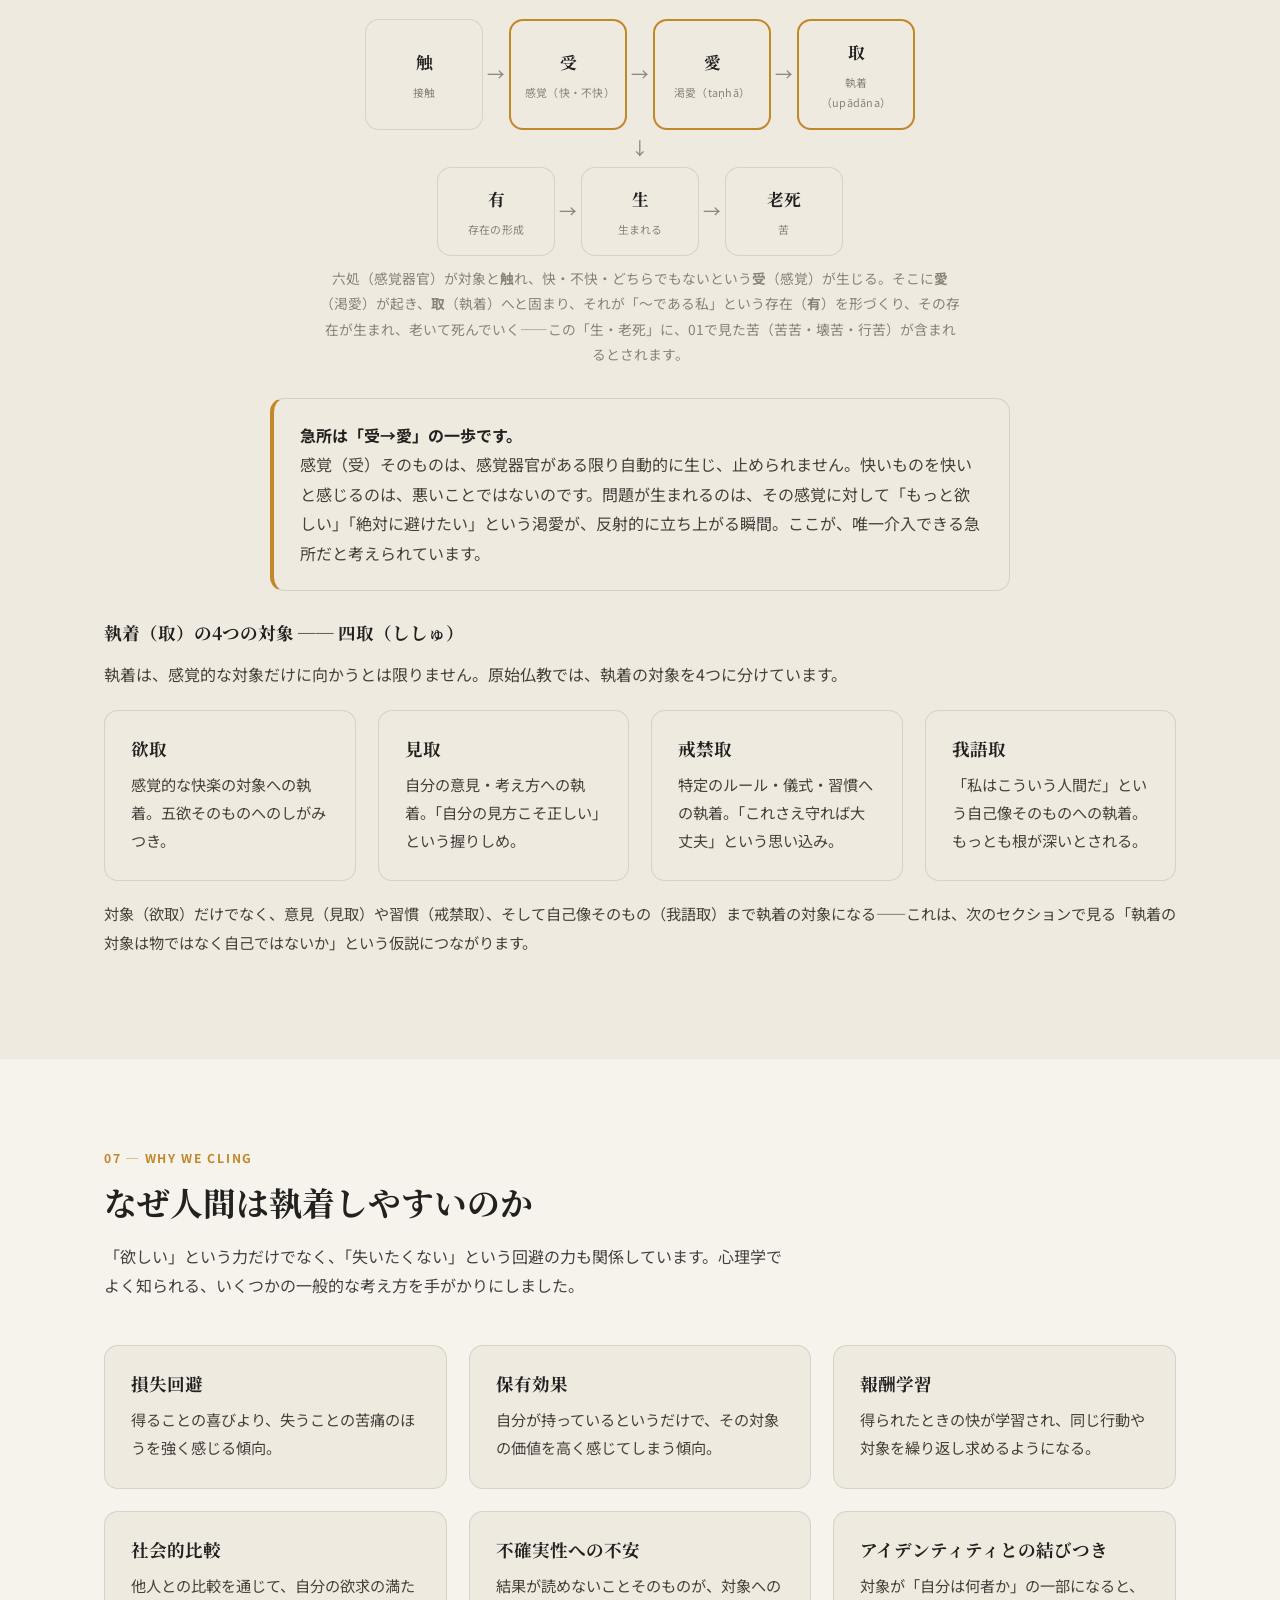
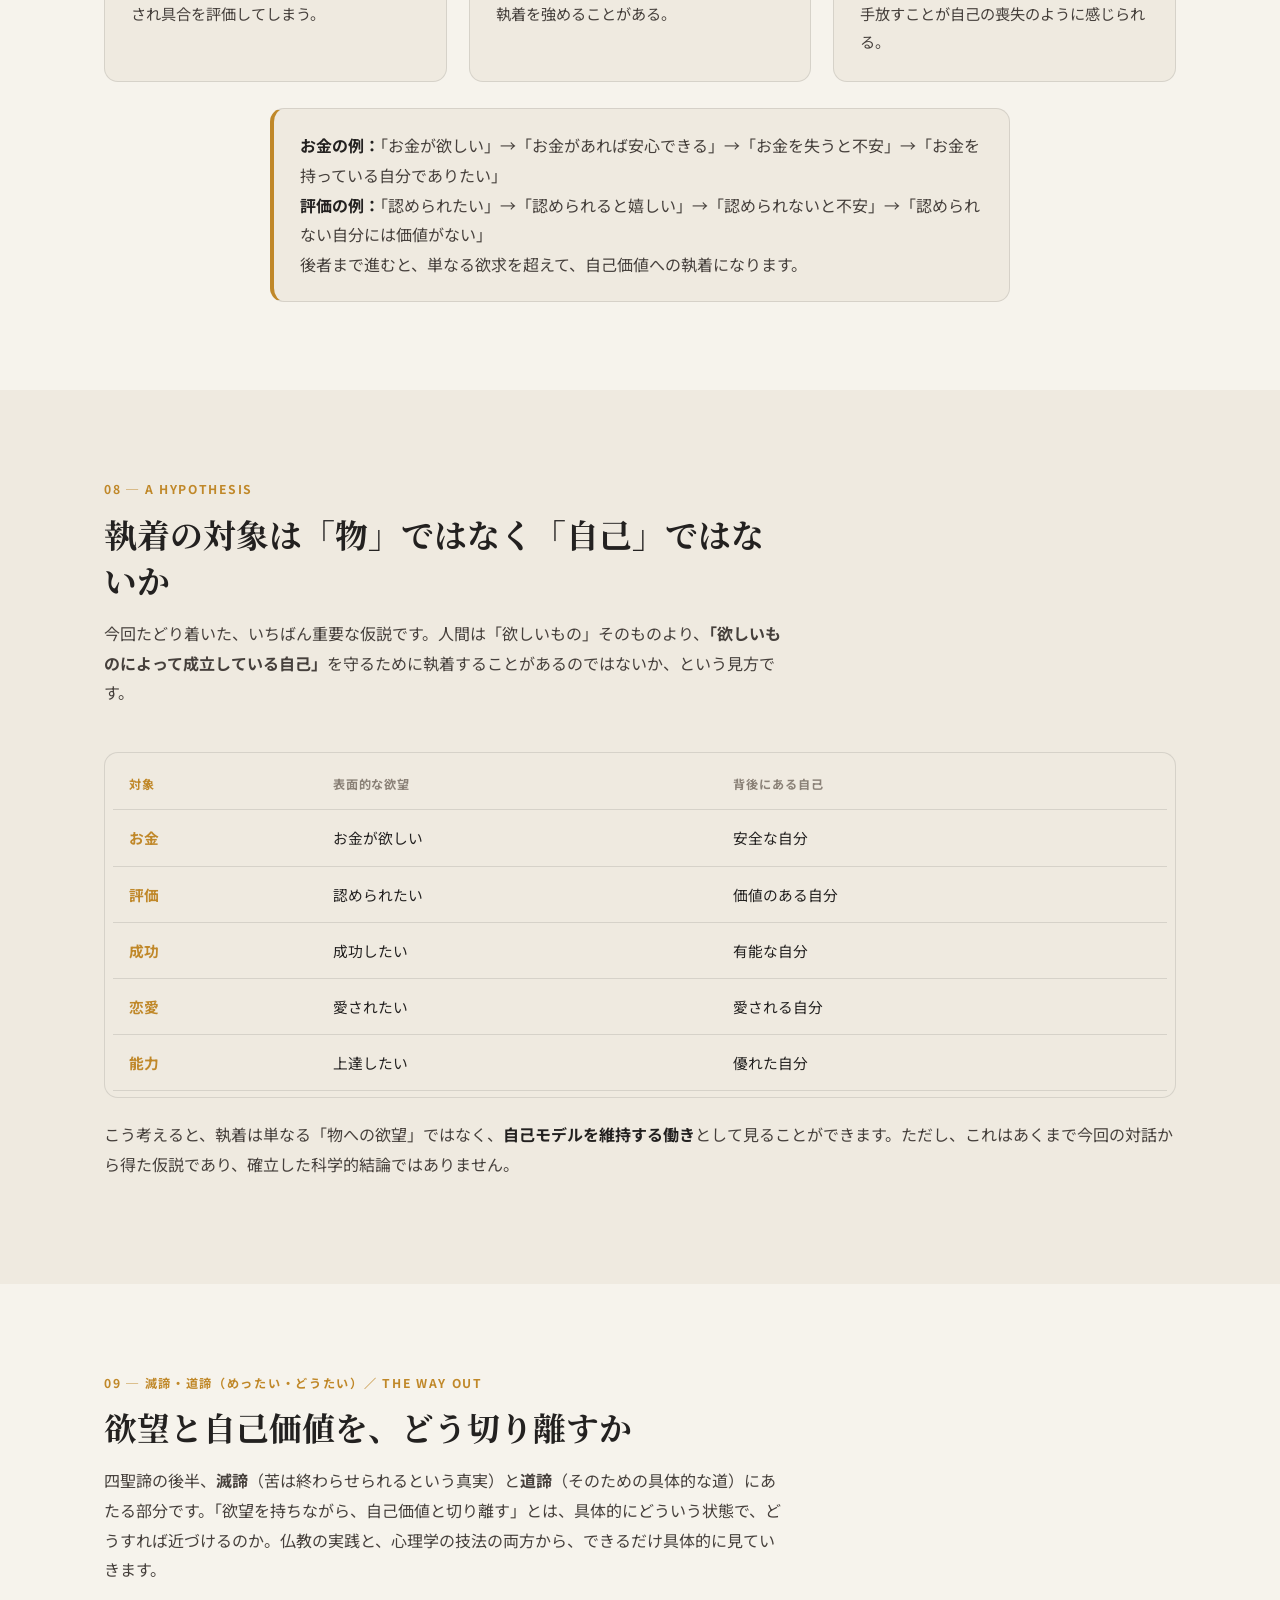
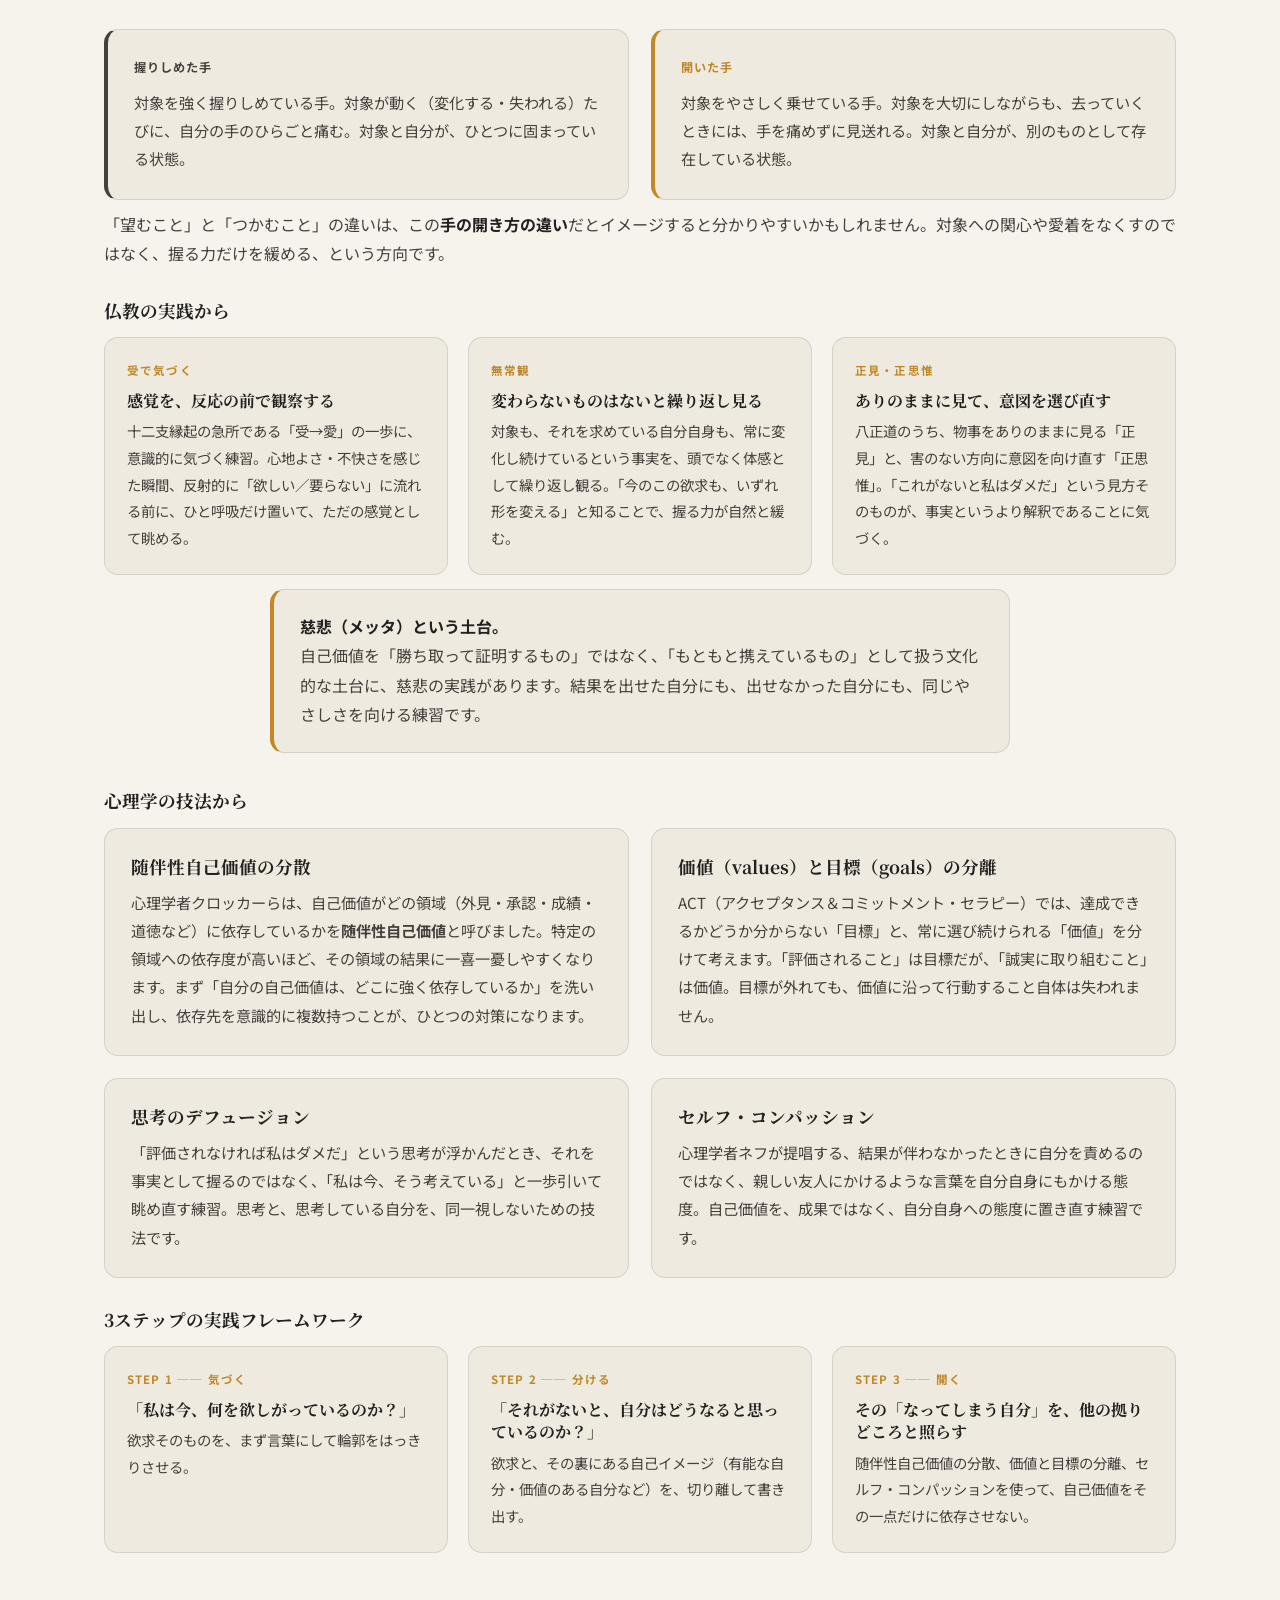
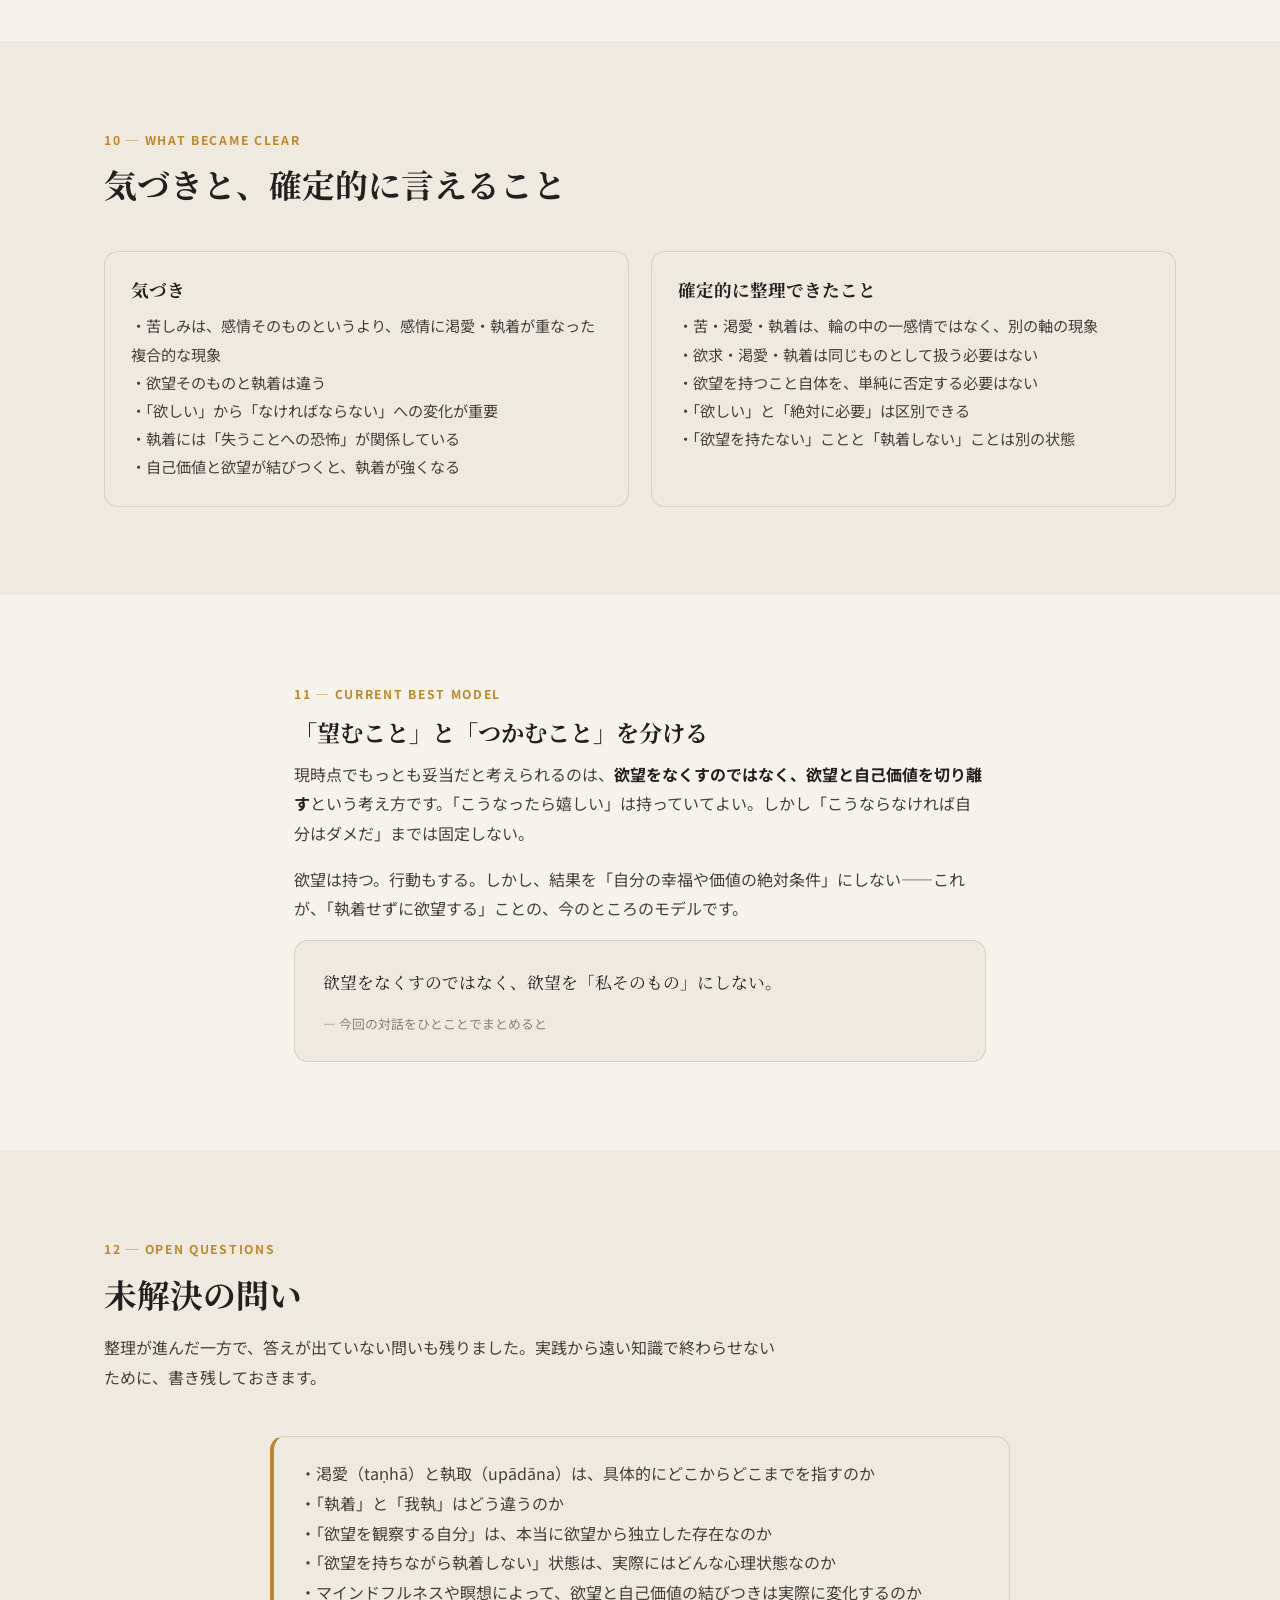
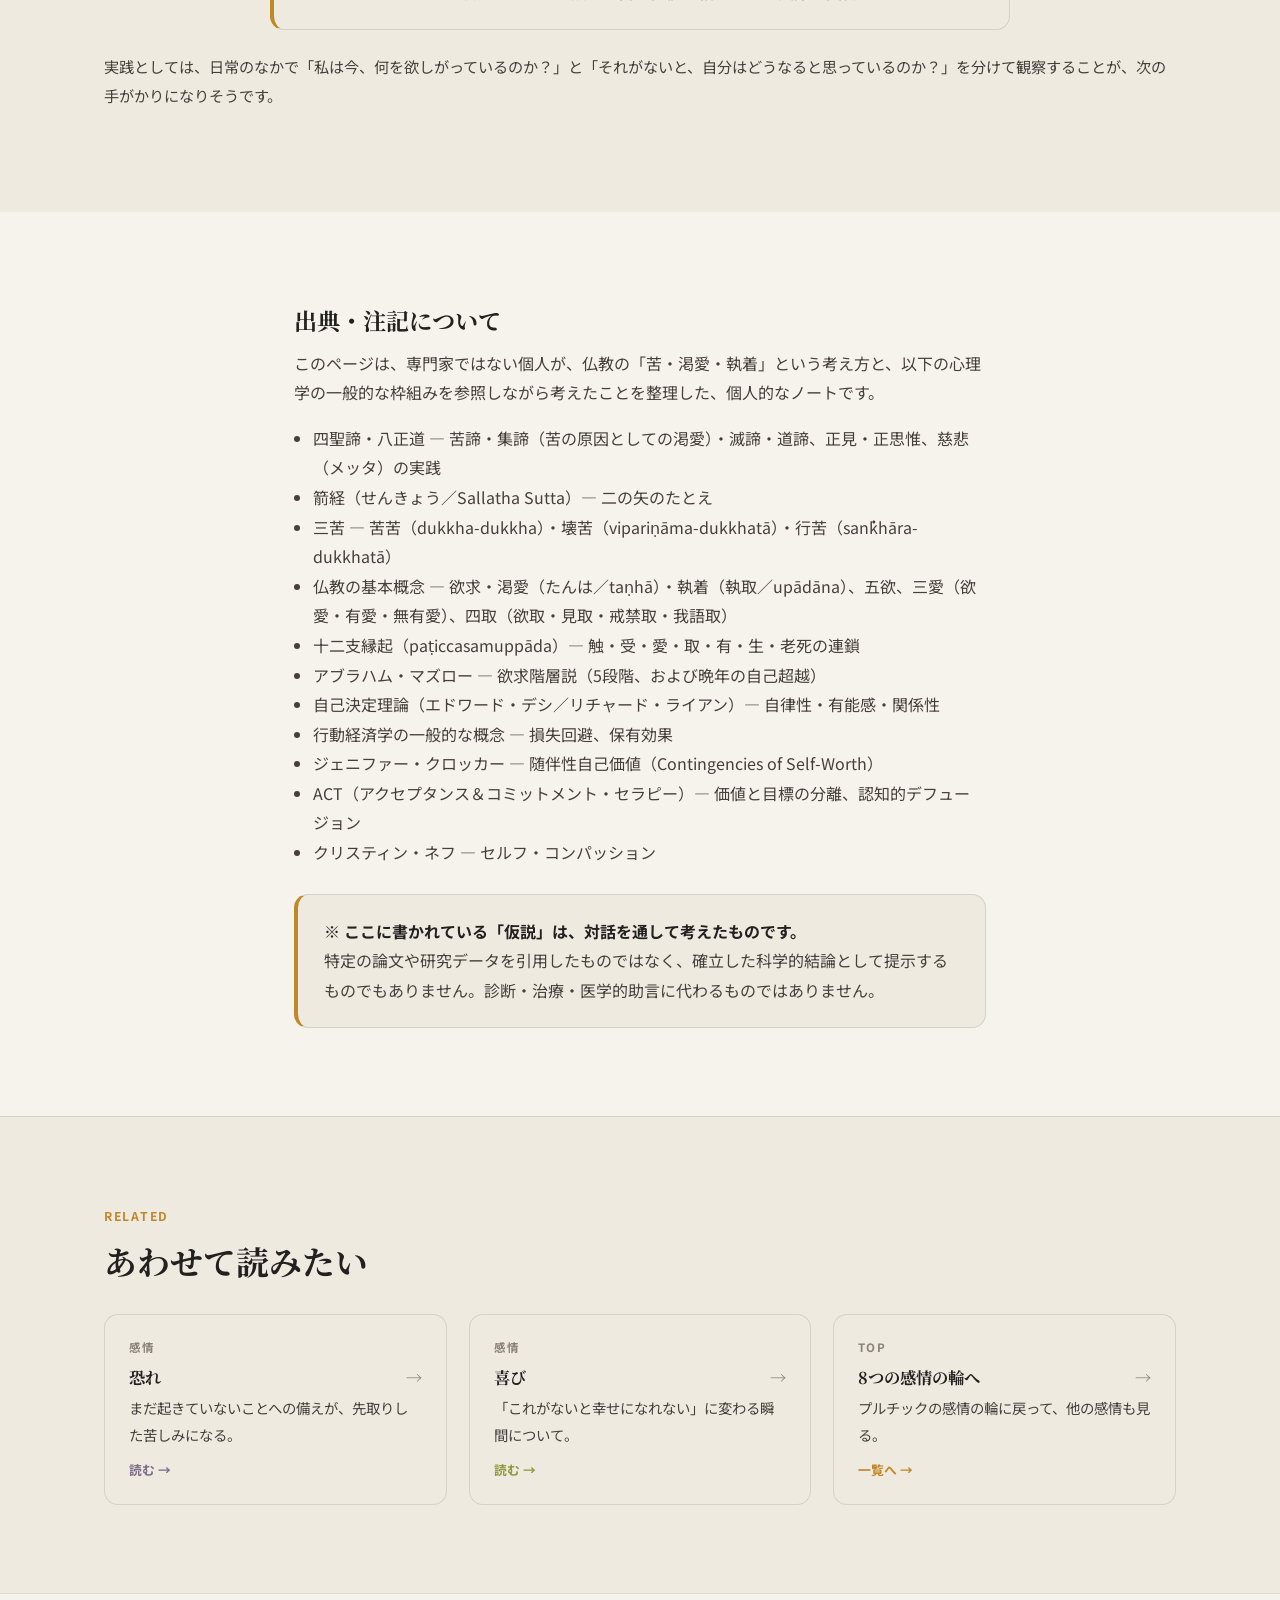
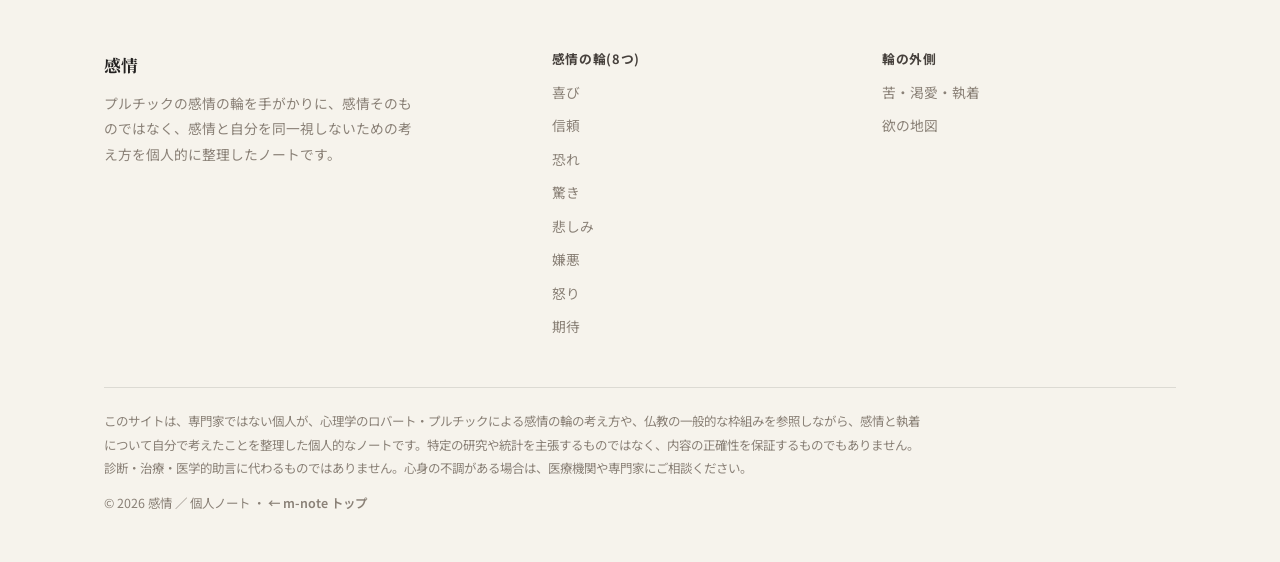
<file: desire.html>
<!DOCTYPE html>
<html lang="ja">
<head>
<meta charset="UTF-8">
<meta name="viewport" content="width=device-width, initial-scale=1.0">
<title>苦・渇愛・執着とは｜感情</title>
<meta name="description" content="仏教の四聖諦（苦・集・滅・道）を入り口に、苦しみとは何か、それが欲求・渇愛・執着からどう生まれるのか、そしてマズローの欲求階層説や自己決定理論、ACTなどの心理学の枠組みも参照しながら、そこからどう解放されるのかを個人的に考えたノートです。">
<link rel="preconnect" href="https://fonts.googleapis.com">
<link rel="preconnect" href="https://fonts.gstatic.com" crossorigin>
<link href="https://fonts.googleapis.com/css2?family=Noto+Sans+JP:wght@400;500;700;900&family=Noto+Serif+JP:wght@600;700;900&display=swap" rel="stylesheet">
<link rel="stylesheet" href="assets/style.css">
</head>
<body data-nav="desire" style="--c:var(--c-desire)">
<div class="mnote-topbar"><a href="../">m-note</a></div>

<header class="page-hero">
  <div class="wrap">
    <div class="breadcrumb"><a href="index.html">感情</a><span class="sep">/</span><span>苦</span></div>
    <div class="emo-hero">
      <div class="glyph">苦</div>
      <div class="txt">
        <div class="color-tag"><span class="sw"></span>DUKKHA ／ 金茶（きんちゃ）</div>
        <h1>苦・渇愛・執着</h1>
        <p class="lead">「なぜ人間は苦しむのか。その苦しみは、どこから来て、どうすれば手放せるのか」——仏教の四聖諦（苦・集・滅・道）を手がかりに、欲求・渇愛・執着との関係と、心理学の枠組みも参照しながら考えたことを整理しました。</p>
      </div>
    </div>
  </div>
</header>

<section style="padding:36px 0 0">
  <div class="wrap-narrow reveal">
    <div class="callout" style="border-left-color:var(--c)"><p><b>このページは、プルチックの8つの基本感情の輪には含まれていません。</b><br>苦（dukkha）は、単一の感情というより、感情——とくに渇愛（taṇhā）・執着（upādāna）で握りしめられた感情——から生まれる複合的な現象だと考えています。喜び・怒りのような、輪の上のどの感情も、握りしめ方次第で苦につながりえます。ここでは「苦」を起点に、その原因である欲求・渇愛・執着との関係を掘り下げます。→ <a href="index.html" style="color:var(--c);font-weight:700;text-decoration:none;border-bottom:2px solid var(--c)">8つの感情の輪はこちら</a></p></div>
  </div>
</section>

<nav class="anchor-nav">
  <div class="wrap">
    <a href="#suffering">苦とは</a>
    <a href="#flow">3つの流れ</a>
    <a href="#types">欲求の種類</a>
    <a href="#not-evil">欲望は悪か</a>
    <a href="#distinction">欲しいと必要</a>
    <a href="#origin">縁起の連鎖</a>
    <a href="#why">なぜ執着するか</a>
    <a href="#self">執着の対象</a>
    <a href="#release">手放す方法</a>
    <a href="#insight">気づきと結論</a>
    <a href="#model">望むとつかむ</a>
    <a href="#questions">未解決の問い</a>
    <a href="#source">出典</a>
  </div>
</nav>

<!-- 01 suffering (苦諦) -->
<section id="suffering">
  <div class="wrap">
    <div class="sec-head reveal">
      <span class="sec-eyebrow">01 ─ 苦諦（くたい）／ WHAT IS SUFFERING</span>
      <h2 class="sec-title">苦とは、何か</h2>
      <p class="lead">四聖諦はまず「苦諦」——苦しみがある、という事実そのものから始まります。ただし「苦しみ」は、体感としてはたしかに感情的でも、単一の感情には収まりません。</p>
    </div>

    <h3 style="font-family:var(--font-serif);font-size:1.1rem;margin-bottom:14px">苦しみは、感情なのか ── 二の矢のたとえ</h3>
    <p style="color:var(--ink-soft);margin-bottom:20px">仏教の「箭経（せんきょう／Sallatha Sutta）」は、苦しみを2本の矢にたとえて分解します。</p>
    <div class="grid g-2" style="margin-bottom:16px">
      <div class="card reveal" style="border-left:4px solid var(--ink-soft)">
        <div class="benefit-cat" style="font-size:.76rem;font-weight:700;letter-spacing:.08em;color:var(--ink-soft);text-transform:uppercase;margin-bottom:10px">第一の矢</div>
        <p style="margin:0;color:var(--ink)">実際に起きた、痛み・不快な出来事そのもの。悲しみ・恐れ・痛みといった、避けようのない感覚や感情。</p>
      </div>
      <div class="card reveal" style="border-left:4px solid var(--c)">
        <div class="benefit-cat" style="font-size:.76rem;font-weight:700;letter-spacing:.08em;color:var(--c);text-transform:uppercase;margin-bottom:10px">第二の矢</div>
        <p style="margin:0;color:var(--ink)">その痛みに対する反応。抵抗する、責める、「なぜこんな目に」と物語を広げる、渇愛・執着で握りしめる。</p>
      </div>
    </div>
    <div class="wrap-narrow" style="padding:0;margin-bottom:30px">
      <div class="callout reveal"><p>ブッダは、訓練されていない人は両方の矢を受けるが、実践が進んだ人は第一の矢だけで済む、と説きました。<b>「苦しみ」の多くは、第一の矢そのものではなく、第二の矢によって増幅された部分</b>を指しています。感情のように感じられるのは、この中に本物の感情（第一の矢）が含まれているからですが、苦しみ自体は、感情に渇愛・執着が重なって生まれる、複合的な現象だと考えられます。</p></div>
    </div>

    <h3 style="font-family:var(--font-serif);font-size:1.1rem;margin-bottom:14px">苦の三層構造</h3>
    <p style="color:var(--ink-soft);margin-bottom:20px">仏教は「苦」を、単一の感情には収まらない、3つの層として説明します。</p>
    <div class="grid g-3">
      <div class="card reveal"><h3>苦苦（くく）</h3><p>単純な痛み・不快そのもの。ケガの痛み、悲しい出来事など、誰もが「苦しい」と感じる、いちばん分かりやすい層。</p></div>
      <div class="card reveal"><h3>壊苦（えく）</h3><p>楽しいことが終わる、変化することへの苦しみ。快そのものではなく、快が失われることに伴う苦しみ。</p></div>
      <div class="card reveal"><h3>行苦（ぎょうく）</h3><p>快でも不快でもない場面にも通底する、条件によって成り立つ存在そのものに内在する、根本的な不安定さ。</p></div>
    </div>
    <p class="reveal" style="margin-top:18px;color:var(--ink-soft);font-size:.95rem">現代心理学にも、これと重なる区別があります。ACTなどでは、<b style="color:var(--ink)">「痛みは避けられないが、苦しみは（ある程度）選択できる」</b>という言い方をします。一次的な痛み（感情そのもの）に、抵抗・自己批判・反芻という二次的な層が重なることで、「苦しみ」という体験が膨らむ——二の矢のたとえと、ほぼ同じ構造です。</p>
    <div class="wrap-narrow" style="padding:0;margin-top:26px">
      <div class="callout reveal" style="border-left-color:var(--c)"><p><b>では、この苦は、どこから来るのか。</b><br>四聖諦の次の真理「集諦」は、その原因を渇愛（taṇhā）だと説きます。以下では、欲求がどのように渇愛・執着へと変わり、苦を生み出すのかを、具体的に見ていきます。</p></div>
    </div>
  </div>
</section>

<!-- 02 flow (集諦 開始) -->
<section id="flow" style="background:var(--paper-2)">
  <div class="wrap">
    <div class="sec-head reveal">
      <span class="sec-eyebrow">02 ─ 集諦（じったい）／ THREE STAGES</span>
      <h2 class="sec-title">欲求・渇愛・執着は、同じものではない</h2>
      <p class="lead">最初に大事だったのは、この3つを同一視しないことでした。</p>
    </div>
    <div class="pillars">
      <div class="pillar reveal"><div class="pn">STAGE 1</div><h4>欲求 ──「欲しい」</h4><p>食べたい、楽しみたい、認められたい、成功したい。生きること・成長することに結びついた、ごく自然な欲求。</p></div>
      <div class="pillar reveal"><div class="pn">STAGE 2</div><h4>渇愛 ──「絶対に手放したくない」</h4><p>欲求が、強く固定された状態。満たされることへのこだわりが強くなり、結果に左右されやすくなる。</p></div>
      <div class="pillar reveal"><div class="pn">STAGE 3</div><h4>執着 ──「これがないとダメ」</h4><p>対象と自分の幸福・価値が結びつき、手放せなくなった状態。ここから「苦」が生まれる。</p></div>
    </div>
    <div class="wrap-narrow" style="padding:0;margin-top:26px">
      <div class="callout reveal"><p><b>ここが出発点でした。</b><br>「欲しい」という気持ちそのものと、それを「絶対に満たされなければならないもの」にしてしまうことは別のことです。欲求を持つことを、最初から悪いこととして扱わない——ここから考え始めました。</p></div>
    </div>
  </div>
</section>

<!-- 03 types -->
<section id="types">
  <div class="wrap">
    <div class="sec-head reveal">
      <span class="sec-eyebrow">03 ─ TYPES OF DESIRE</span>
      <h2 class="sec-title">欲求には、どんな種類があるのか</h2>
      <p class="lead">「欲求」とひとことで言っても、中身はさまざまです。原始仏教・マズローの欲求階層説・現代心理学、3つの切り口で具体的に見てみます。</p>
    </div>

    <h3 style="font-family:var(--font-serif);font-size:1.1rem;margin-bottom:14px">① 原始仏教 ── 五欲と三愛</h3>
    <p style="color:var(--ink-soft);margin-bottom:20px">原始仏教では、感覚を通じて生じる欲求を<b>五欲（ごよく）</b>として、5つの感覚と結びつけて具体的に説明します。</p>
    <div class="grid g-4" style="margin-bottom:8px">
      <div class="card reveal"><h3>色（しき）</h3><p>目に映る形・色・見た目の心地よさへの欲求。美しいもの、魅力的な外見など。</p></div>
      <div class="card reveal"><h3>声（しょう）</h3><p>耳に届く音・声の心地よさへの欲求。心地よい音楽、褒め言葉など。</p></div>
      <div class="card reveal"><h3>香（こう）</h3><p>鼻に届く香りへの欲求。良い匂いを求め、不快な匂いを避けたい気持ち。</p></div>
      <div class="card reveal"><h3>味（み）</h3><p>舌で感じる味わいへの欲求。おいしいものを食べたい気持ち。</p></div>
    </div>
    <div class="grid g-2" style="margin-bottom:20px">
      <div class="card reveal"><h3>触（そく）</h3><p>肌で感じる触れごこちへの欲求。心地よい肌触り、快適な温度など。</p></div>
      <div class="card reveal" style="background:transparent;border-style:dashed"><p style="margin:0;color:var(--muted);font-size:.88rem">色・声・香・味・触の5つは、すべて<b style="color:var(--ink-soft)">感覚器官を入り口とする欲求</b>という共通点があります。次に見る「渇愛」は、この5つの入り口から生じた快・不快の感覚が、こじれていったものだと考えられています。</p></div>
    </div>
    <p style="color:var(--ink-soft);margin-bottom:14px">さらに、渇愛（taṇhā）そのものも、原始仏教では<b>三愛（さんあい）</b>という3種類に分けられます。</p>
    <div class="grid g-3">
      <div class="card reveal"><h3>欲愛（よくあい）</h3><p>感覚的な快楽をもっと得たい、という渇愛。五欲を満たし続けたいという方向の渇き。</p></div>
      <div class="card reveal"><h3>有愛（うあい）</h3><p>「〜であり続けたい」「〜になりたい」という、存在や成長への渇愛。成功したい自分、認められる自分でい続けたい気持ち。</p></div>
      <div class="card reveal"><h3>無有愛（むうあい）</h3><p>「消えてしまいたい」「なくなってほしい」という、存在の否定に向かう渇愛。つらい状況や、好ましくない自分の一部を消し去りたい気持ち。</p></div>
    </div>

    <h3 style="font-family:var(--font-serif);font-size:1.1rem;margin:36px 0 14px">② マズローの欲求階層説</h3>
    <p style="color:var(--ink-soft);margin-bottom:20px">「必ず下から順番に満たされる」という固定的な法則としてではなく、<b style="color:var(--ink)">人間には複数種類の欲求が存在する</b>という整理の枠組みとして読むのが適切だと考えています。</p>
    <div class="pillars" style="margin-bottom:14px">
      <div class="pillar reveal"><div class="pn">01</div><h4>生理的欲求</h4><p>食べる、眠る、休む。生命を維持するための、もっとも基礎的な欲求。</p></div>
      <div class="pillar reveal"><div class="pn">02</div><h4>安全の欲求</h4><p>安定した収入、安全な住まい、予測できる環境。危険や不確実性を避けたい欲求。</p></div>
      <div class="pillar reveal"><div class="pn">03</div><h4>社会的欲求</h4><p>仲間に入りたい、愛されたい、孤立したくない。所属と愛への欲求。</p></div>
    </div>
    <div class="grid g-2">
      <div class="pillar reveal"><div class="pn">04</div><h4>承認欲求</h4><p>認められたい、尊重されたい。他者からの評価と、自分自身での自己承認の両方を含む。</p></div>
      <div class="pillar reveal"><div class="pn">05</div><h4>自己実現欲求</h4><p>自分の可能性を発揮したい、なりたい自分になりたい、という成長への欲求。</p></div>
    </div>
    <p class="reveal" style="margin-top:18px;color:var(--muted);font-size:.88rem">※ マズローは晩年、この5段階の先に「自己超越（自分を超えた何かのために生きる）」という段階を加えています。これは、原始仏教の無我の視点と、どこか響き合うところがあるようにも見えます。</p>

    <h3 style="font-family:var(--font-serif);font-size:1.1rem;margin:36px 0 14px">③ 現代心理学 ── 自己決定理論</h3>
    <div class="card reveal">
      <p style="margin:0">自律性（自分で選びたい）・有能感（うまくできると感じたい）・関係性（誰かとつながりたい）の3つが、人間の基本的な心理的欲求として扱われます。人間は単純に「物が欲しい」のではなく、複数の欲求を同時に持っている、という見方です。</p>
    </div>

    <div class="wrap-narrow" style="padding:0;margin-top:28px">
      <div class="callout reveal"><p><b>3つの切り口は、重なり合っています。</b><br>「認められたい」は、マズローでは承認欲求、自己決定理論では関係性、原始仏教では有愛にあたります。呼び方や強調点は違っても、人間の欲求を分類しようとする試みは、時代や文化を超えて似た形にたどり着くようです。</p></div>
    </div>
    <p class="reveal" style="margin-top:18px;color:var(--muted);font-size:.92rem">マクレランドの欲求理論やマーケティングのニーズ・ウォンツ・デマンドなど、より多くの視点から欲求そのものを棚卸ししたページを別に用意しました。→ <a href="wants.html" style="color:var(--c-wants);font-weight:700;text-decoration:none;border-bottom:2px solid var(--c-wants)">欲の地図を読む</a></p>
  </div>
</section>

<!-- 04 not evil -->
<section id="not-evil" style="background:var(--paper-2)">
  <div class="wrap">
    <div class="sec-head reveal">
      <span class="sec-eyebrow">04 ─ NOT EVIL</span>
      <h2 class="sec-title">欲望＝悪、ではないのではないか</h2>
      <p class="lead">上で見たように、人間の欲求は、生存にも成長にもつながる自然なものです。</p>
    </div>
    <div class="wrap-narrow" style="padding:0">
      <div class="callout reveal"><p>もし欲望そのものをなくす必要があるなら、「成長したい」「誰かと仲良くなりたい」「面白いことをしたい」まで否定することになってしまいます。しかしそれは、必ずしも仏教の意図ではないはずです。<b>欲望を持つことと、欲望に支配されることは違う</b>——ここが、ひとつの転換点でした。</p></div>
    </div>
  </div>
</section>

<!-- 05 distinction -->
<section id="distinction">
  <div class="wrap">
    <div class="sec-head reveal">
      <span class="sec-eyebrow">05 ─ THE KEY DISTINCTION</span>
      <h2 class="sec-title">「欲しい」と「絶対に必要」を分ける</h2>
      <p class="lead">今回、いちばん重要だった区別です。望むことと、つかむことは違います。</p>
    </div>
    <div class="grid g-2">
      <div class="card reveal" style="border-left:4px solid var(--c)">
        <div class="benefit-cat" style="font-size:.76rem;font-weight:700;letter-spacing:.08em;color:var(--c);text-transform:uppercase;margin-bottom:10px">欲望</div>
        <p style="margin:0;font-size:1.02rem;color:var(--ink)">「こうなったらいい」<br>「これが欲しい」<br>「これをやりたい」</p>
      </div>
      <div class="card reveal" style="border-left:4px solid var(--ink-soft)">
        <div class="benefit-cat" style="font-size:.76rem;font-weight:700;letter-spacing:.08em;color:var(--ink-soft);text-transform:uppercase;margin-bottom:10px">執着</div>
        <p style="margin:0;font-size:1.02rem;color:var(--ink)">「こうでなければならない」<br>「これがないとダメ」<br>「これを失ったら自分はダメだ」</p>
      </div>
    </div>
    <p class="reveal" style="margin-top:24px;color:var(--ink-soft)">例えば「写真を撮りたい」という欲望それ自体は問題ではありません。「もっと上手くなりたい」「人から評価されたい」となるのも自然です。しかし「評価されなければ自分には価値がない」となった瞬間、欲望と自己価値が結びつきます。さらに「絶対に評価されなければならない」となれば、執着が強くなります。欲求→渇愛→執着は、単純な3分類ではなく、<b style="color:var(--ink)">連続的な変化</b>として捉えるほうが実感に近いようです。</p>
  </div>
</section>

<!-- 06 origin -->
<section id="origin" style="background:var(--paper-2)">
  <div class="wrap">
    <div class="sec-head reveal">
      <span class="sec-eyebrow">06 ─ DEPENDENT ORIGINATION</span>
      <h2 class="sec-title">縁起の連鎖 ── 欲求はどう苦につながるか</h2>
      <p class="lead">仏教は、この過程を場当たり的な現象としてではなく、<b>十二支縁起（じゅうにしえんぎ）</b>という、原因と結果の連鎖として説明します。そのうち、渇愛が生まれてから苦にいたる中盤部分を見てみます。</p>
    </div>

    <div class="chain reveal">
      <div class="link"><span class="jp">触</span><span class="en">接触</span></div>
      <div class="arrow">→</div>
      <div class="link key"><span class="jp">受</span><span class="en">感覚（快・不快）</span></div>
      <div class="arrow">→</div>
      <div class="link key"><span class="jp">愛</span><span class="en">渇愛（taṇhā）</span></div>
      <div class="arrow">→</div>
      <div class="link key"><span class="jp">取</span><span class="en">執着（upādāna）</span></div>
    </div>
    <div class="reveal" style="text-align:center;color:var(--muted);font-size:1.1rem;margin:2px 0">↓</div>
    <div class="chain reveal" style="margin:2px 0 10px">
      <div class="link"><span class="jp">有</span><span class="en">存在の形成</span></div>
      <div class="arrow">→</div>
      <div class="link"><span class="jp">生</span><span class="en">生まれる</span></div>
      <div class="arrow">→</div>
      <div class="link"><span class="jp">老死</span><span class="en">苦</span></div>
    </div>
    <p class="reveal" style="text-align:center;font-size:.86rem;color:var(--muted);max-width:640px;margin:4px auto 30px">六処（感覚器官）が対象と<b>触</b>れ、快・不快・どちらでもないという<b>受</b>（感覚）が生じる。そこに<b>愛</b>（渇愛）が起き、<b>取</b>（執着）へと固まり、それが「〜である私」という存在（<b>有</b>）を形づくり、その存在が生まれ、老いて死んでいく——この「生・老死」に、01で見た苦（苦苦・壊苦・行苦）が含まれるとされます。</p>

    <div class="wrap-narrow" style="padding:0;margin-bottom:30px">
      <div class="callout reveal" style="border-left-color:var(--c)"><p><b>急所は「受→愛」の一歩です。</b><br>感覚（受）そのものは、感覚器官がある限り自動的に生じ、止められません。快いものを快いと感じるのは、悪いことではないのです。問題が生まれるのは、その感覚に対して「もっと欲しい」「絶対に避けたい」という渇愛が、反射的に立ち上がる瞬間。ここが、唯一介入できる急所だと考えられています。</p></div>
    </div>

    <h3 style="font-family:var(--font-serif);font-size:1.1rem;margin-bottom:14px">執着（取）の4つの対象 ── 四取（ししゅ）</h3>
    <p style="color:var(--ink-soft);margin-bottom:20px">執着は、感覚的な対象だけに向かうとは限りません。原始仏教では、執着の対象を4つに分けています。</p>
    <div class="grid g-4">
      <div class="card reveal"><h3>欲取</h3><p>感覚的な快楽の対象への執着。五欲そのものへのしがみつき。</p></div>
      <div class="card reveal"><h3>見取</h3><p>自分の意見・考え方への執着。「自分の見方こそ正しい」という握りしめ。</p></div>
      <div class="card reveal"><h3>戒禁取</h3><p>特定のルール・儀式・習慣への執着。「これさえ守れば大丈夫」という思い込み。</p></div>
      <div class="card reveal"><h3>我語取</h3><p>「私はこういう人間だ」という自己像そのものへの執着。もっとも根が深いとされる。</p></div>
    </div>
    <p class="reveal" style="margin-top:18px;color:var(--ink-soft);font-size:.95rem">対象（欲取）だけでなく、意見（見取）や習慣（戒禁取）、そして自己像そのもの（我語取）まで執着の対象になる——これは、次のセクションで見る「執着の対象は物ではなく自己ではないか」という仮説につながります。</p>
  </div>
</section>

<!-- 07 why -->
<section id="why">
  <div class="wrap">
    <div class="sec-head reveal">
      <span class="sec-eyebrow">07 ─ WHY WE CLING</span>
      <h2 class="sec-title">なぜ人間は執着しやすいのか</h2>
      <p class="lead">「欲しい」という力だけでなく、「失いたくない」という回避の力も関係しています。心理学でよく知られる、いくつかの一般的な考え方を手がかりにしました。</p>
    </div>
    <div class="grid g-3">
      <div class="card reveal"><h3>損失回避</h3><p>得ることの喜びより、失うことの苦痛のほうを強く感じる傾向。</p></div>
      <div class="card reveal"><h3>保有効果</h3><p>自分が持っているというだけで、その対象の価値を高く感じてしまう傾向。</p></div>
      <div class="card reveal"><h3>報酬学習</h3><p>得られたときの快が学習され、同じ行動や対象を繰り返し求めるようになる。</p></div>
      <div class="card reveal"><h3>社会的比較</h3><p>他人との比較を通じて、自分の欲求の満たされ具合を評価してしまう。</p></div>
      <div class="card reveal"><h3>不確実性への不安</h3><p>結果が読めないことそのものが、対象への執着を強めることがある。</p></div>
      <div class="card reveal"><h3>アイデンティティとの結びつき</h3><p>対象が「自分は何者か」の一部になると、手放すことが自己の喪失のように感じられる。</p></div>
    </div>
    <div class="wrap-narrow" style="padding:0;margin-top:26px">
      <div class="callout reveal"><p><b>お金の例：</b>「お金が欲しい」→「お金があれば安心できる」→「お金を失うと不安」→「お金を持っている自分でありたい」<br><b>評価の例：</b>「認められたい」→「認められると嬉しい」→「認められないと不安」→「認められない自分には価値がない」<br>後者まで進むと、単なる欲求を超えて、自己価値への執着になります。</p></div>
    </div>
  </div>
</section>

<!-- 08 self -->
<section id="self" style="background:var(--paper-2)">
  <div class="wrap">
    <div class="sec-head reveal">
      <span class="sec-eyebrow">08 ─ A HYPOTHESIS</span>
      <h2 class="sec-title">執着の対象は「物」ではなく「自己」ではないか</h2>
      <p class="lead">今回たどり着いた、いちばん重要な仮説です。人間は「欲しいもの」そのものより、<b>「欲しいものによって成立している自己」</b>を守るために執着することがあるのではないか、という見方です。</p>
    </div>
    <div class="compare-wrap reveal">
      <table class="compare">
        <thead><tr><th>対象</th><th>表面的な欲望</th><th>背後にある自己</th></tr></thead>
        <tbody>
          <tr><td>お金</td><td>お金が欲しい</td><td>安全な自分</td></tr>
          <tr><td>評価</td><td>認められたい</td><td>価値のある自分</td></tr>
          <tr><td>成功</td><td>成功したい</td><td>有能な自分</td></tr>
          <tr><td>恋愛</td><td>愛されたい</td><td>愛される自分</td></tr>
          <tr><td>能力</td><td>上達したい</td><td>優れた自分</td></tr>
        </tbody>
      </table>
    </div>
    <p class="reveal" style="margin-top:22px;color:var(--ink-soft)">こう考えると、執着は単なる「物への欲望」ではなく、<b style="color:var(--ink)">自己モデルを維持する働き</b>として見ることができます。ただし、これはあくまで今回の対話から得た仮説であり、確立した科学的結論ではありません。</p>
  </div>
</section>

<!-- 09 release (滅諦・道諦) -->
<section id="release">
  <div class="wrap">
    <div class="sec-head reveal">
      <span class="sec-eyebrow">09 ─ 滅諦・道諦（めったい・どうたい）／ THE WAY OUT</span>
      <h2 class="sec-title">欲望と自己価値を、どう切り離すか</h2>
      <p class="lead">四聖諦の後半、<b>滅諦</b>（苦は終わらせられるという真実）と<b>道諦</b>（そのための具体的な道）にあたる部分です。「欲望を持ちながら、自己価値と切り離す」とは、具体的にどういう状態で、どうすれば近づけるのか。仏教の実践と、心理学の技法の両方から、できるだけ具体的に見ていきます。</p>
    </div>

    <div class="grid g-2" style="margin-bottom:10px">
      <div class="card reveal" style="border-left:4px solid var(--ink-soft)">
        <div class="benefit-cat" style="font-size:.76rem;font-weight:700;letter-spacing:.08em;color:var(--ink-soft);text-transform:uppercase;margin-bottom:10px">握りしめた手</div>
        <p style="margin:0;color:var(--ink-soft)">対象を強く握りしめている手。対象が動く（変化する・失われる）たびに、自分の手のひらごと痛む。対象と自分が、ひとつに固まっている状態。</p>
      </div>
      <div class="card reveal" style="border-left:4px solid var(--c)">
        <div class="benefit-cat" style="font-size:.76rem;font-weight:700;letter-spacing:.08em;color:var(--c);text-transform:uppercase;margin-bottom:10px">開いた手</div>
        <p style="margin:0;color:var(--ink-soft)">対象をやさしく乗せている手。対象を大切にしながらも、去っていくときには、手を痛めずに見送れる。対象と自分が、別のものとして存在している状態。</p>
      </div>
    </div>
    <p class="reveal" style="color:var(--ink-soft);margin-bottom:30px">「望むこと」と「つかむこと」の違いは、この<b style="color:var(--ink)">手の開き方の違い</b>だとイメージすると分かりやすいかもしれません。対象への関心や愛着をなくすのではなく、握る力だけを緩める、という方向です。</p>

    <h3 style="font-family:var(--font-serif);font-size:1.1rem;margin-bottom:14px">仏教の実践から</h3>
    <div class="pillars" style="margin-bottom:14px">
      <div class="pillar reveal"><div class="pn">受で気づく</div><h4>感覚を、反応の前で観察する</h4><p>十二支縁起の急所である「受→愛」の一歩に、意識的に気づく練習。心地よさ・不快さを感じた瞬間、反射的に「欲しい／要らない」に流れる前に、ひと呼吸だけ置いて、ただの感覚として眺める。</p></div>
      <div class="pillar reveal"><div class="pn">無常観</div><h4>変わらないものはないと繰り返し見る</h4><p>対象も、それを求めている自分自身も、常に変化し続けているという事実を、頭でなく体感として繰り返し観る。「今のこの欲求も、いずれ形を変える」と知ることで、握る力が自然と緩む。</p></div>
      <div class="pillar reveal"><div class="pn">正見・正思惟</div><h4>ありのままに見て、意図を選び直す</h4><p>八正道のうち、物事をありのままに見る「正見」と、害のない方向に意図を向け直す「正思惟」。「これがないと私はダメだ」という見方そのものが、事実というより解釈であることに気づく。</p></div>
    </div>
    <div class="wrap-narrow" style="padding:0;margin-bottom:36px">
      <div class="callout reveal"><p><b>慈悲（メッタ）という土台。</b><br>自己価値を「勝ち取って証明するもの」ではなく、「もともと携えているもの」として扱う文化的な土台に、慈悲の実践があります。結果を出せた自分にも、出せなかった自分にも、同じやさしさを向ける練習です。</p></div>
    </div>

    <h3 style="font-family:var(--font-serif);font-size:1.1rem;margin-bottom:14px">心理学の技法から</h3>
    <div class="grid g-2" style="margin-bottom:30px">
      <div class="card reveal">
        <h3>随伴性自己価値の分散</h3>
        <p>心理学者クロッカーらは、自己価値がどの領域（外見・承認・成績・道徳など）に依存しているかを<b>随伴性自己価値</b>と呼びました。特定の領域への依存度が高いほど、その領域の結果に一喜一憂しやすくなります。まず「自分の自己価値は、どこに強く依存しているか」を洗い出し、依存先を意識的に複数持つことが、ひとつの対策になります。</p>
      </div>
      <div class="card reveal">
        <h3>価値（values）と目標（goals）の分離</h3>
        <p>ACT（アクセプタンス＆コミットメント・セラピー）では、達成できるかどうか分からない「目標」と、常に選び続けられる「価値」を分けて考えます。「評価されること」は目標だが、「誠実に取り組むこと」は価値。目標が外れても、価値に沿って行動すること自体は失われません。</p>
      </div>
      <div class="card reveal">
        <h3>思考のデフュージョン</h3>
        <p>「評価されなければ私はダメだ」という思考が浮かんだとき、それを事実として握るのではなく、「私は今、そう考えている」と一歩引いて眺め直す練習。思考と、思考している自分を、同一視しないための技法です。</p>
      </div>
      <div class="card reveal">
        <h3>セルフ・コンパッション</h3>
        <p>心理学者ネフが提唱する、結果が伴わなかったときに自分を責めるのではなく、親しい友人にかけるような言葉を自分自身にもかける態度。自己価値を、成果ではなく、自分自身への態度に置き直す練習です。</p>
      </div>
    </div>

    <h3 style="font-family:var(--font-serif);font-size:1.1rem;margin-bottom:14px">3ステップの実践フレームワーク</h3>
    <div class="pillars">
      <div class="pillar reveal"><div class="pn">STEP 1 ── 気づく</div><h4>「私は今、何を欲しがっているのか？」</h4><p>欲求そのものを、まず言葉にして輪郭をはっきりさせる。</p></div>
      <div class="pillar reveal"><div class="pn">STEP 2 ── 分ける</div><h4>「それがないと、自分はどうなると思っているのか？」</h4><p>欲求と、その裏にある自己イメージ（有能な自分・価値のある自分など）を、切り離して書き出す。</p></div>
      <div class="pillar reveal"><div class="pn">STEP 3 ── 開く</div><h4>その「なってしまう自分」を、他の拠りどころと照らす</h4><p>随伴性自己価値の分散、価値と目標の分離、セルフ・コンパッションを使って、自己価値をその一点だけに依存させない。</p></div>
    </div>
  </div>
</section>

<!-- 10 insight / conclusion -->
<section id="insight" style="background:var(--paper-2)">
  <div class="wrap">
    <div class="sec-head reveal">
      <span class="sec-eyebrow">10 ─ WHAT BECAME CLEAR</span>
      <h2 class="sec-title">気づきと、確定的に言えること</h2>
    </div>
    <div class="grid g-2">
      <div class="card reveal">
        <h3>気づき</h3>
        <p style="margin:0">
          ・苦しみは、感情そのものというより、感情に渇愛・執着が重なった複合的な現象<br>
          ・欲望そのものと執着は違う<br>
          ・「欲しい」から「なければならない」への変化が重要<br>
          ・執着には「失うことへの恐怖」が関係している<br>
          ・自己価値と欲望が結びつくと、執着が強くなる
        </p>
      </div>
      <div class="card reveal">
        <h3>確定的に整理できたこと</h3>
        <p style="margin:0">
          ・苦・渇愛・執着は、輪の中の一感情ではなく、別の軸の現象<br>
          ・欲求・渇愛・執着は同じものとして扱う必要はない<br>
          ・欲望を持つこと自体を、単純に否定する必要はない<br>
          ・「欲しい」と「絶対に必要」は区別できる<br>
          ・「欲望を持たない」ことと「執着しない」ことは別の状態
        </p>
      </div>
    </div>
  </div>
</section>

<!-- 11 model -->
<section id="model">
  <div class="wrap-narrow prose reveal">
    <span class="sec-eyebrow" style="display:block;text-align:left">11 ─ CURRENT BEST MODEL</span>
    <h2>「望むこと」と「つかむこと」を分ける</h2>
    <p>現時点でもっとも妥当だと考えられるのは、<b>欲望をなくすのではなく、欲望と自己価値を切り離す</b>という考え方です。「こうなったら嬉しい」は持っていてよい。しかし「こうならなければ自分はダメだ」までは固定しない。</p>
    <p>欲望は持つ。行動もする。しかし、結果を「自分の幸福や価値の絶対条件」にしない——これが、「執着せずに欲望する」ことの、今のところのモデルです。</p>
    <div class="quote-card" style="margin-top:8px">
      <p>欲望をなくすのではなく、欲望を「私そのもの」にしない。</p>
      <div class="by">— 今回の対話をひとことでまとめると</div>
    </div>
  </div>
</section>

<!-- 12 questions -->
<section id="questions" style="background:var(--paper-2)">
  <div class="wrap">
    <div class="sec-head reveal">
      <span class="sec-eyebrow">12 ─ OPEN QUESTIONS</span>
      <h2 class="sec-title">未解決の問い</h2>
      <p class="lead">整理が進んだ一方で、答えが出ていない問いも残りました。実践から遠い知識で終わらせないために、書き残しておきます。</p>
    </div>
    <div class="wrap-narrow" style="padding:0">
      <div class="callout reveal">
        <p>・渇愛（taṇhā）と執取（upādāna）は、具体的にどこからどこまでを指すのか<br>
        ・「執着」と「我執」はどう違うのか<br>
        ・「欲望を観察する自分」は、本当に欲望から独立した存在なのか<br>
        ・「欲望を持ちながら執着しない」状態は、実際にはどんな心理状態なのか<br>
        ・マインドフルネスや瞑想によって、欲望と自己価値の結びつきは実際に変化するのか</p>
      </div>
    </div>
    <p class="reveal" style="margin-top:22px;color:var(--ink-soft);font-size:.95rem">実践としては、日常のなかで「私は今、何を欲しがっているのか？」と「それがないと、自分はどうなると思っているのか？」を分けて観察することが、次の手がかりになりそうです。</p>
  </div>
</section>

<!-- 13 source -->
<section id="source">
  <div class="wrap-narrow prose reveal">
    <h2>出典・注記について</h2>
    <p>このページは、専門家ではない個人が、仏教の「苦・渇愛・執着」という考え方と、以下の心理学の一般的な枠組みを参照しながら考えたことを整理した、個人的なノートです。</p>
    <ul class="src-list" style="color:var(--ink-soft);padding-left:1.2em">
      <li>四聖諦・八正道 — 苦諦・集諦（苦の原因としての渇愛）・滅諦・道諦、正見・正思惟、慈悲（メッタ）の実践</li>
      <li>箭経（せんきょう／Sallatha Sutta）— 二の矢のたとえ</li>
      <li>三苦 — 苦苦（dukkha-dukkha）・壊苦（vipariṇāma-dukkhatā）・行苦（saṅkhāra-dukkhatā）</li>
      <li>仏教の基本概念 — 欲求・渇愛（たんは／taṇhā）・執着（執取／upādāna）、五欲、三愛（欲愛・有愛・無有愛）、四取（欲取・見取・戒禁取・我語取）</li>
      <li>十二支縁起（paṭiccasamuppāda）— 触・受・愛・取・有・生・老死の連鎖</li>
      <li>アブラハム・マズロー — 欲求階層説（5段階、および晩年の自己超越）</li>
      <li>自己決定理論（エドワード・デシ／リチャード・ライアン）— 自律性・有能感・関係性</li>
      <li>行動経済学の一般的な概念 — 損失回避、保有効果</li>
      <li>ジェニファー・クロッカー — 随伴性自己価値（Contingencies of Self-Worth）</li>
      <li>ACT（アクセプタンス＆コミットメント・セラピー）— 価値と目標の分離、認知的デフュージョン</li>
      <li>クリスティン・ネフ — セルフ・コンパッション</li>
    </ul>
    <div class="callout" style="margin-top:26px"><p><b>※ ここに書かれている「仮説」は、対話を通して考えたものです。</b><br>特定の論文や研究データを引用したものではなく、確立した科学的結論として提示するものでもありません。診断・治療・医学的助言に代わるものではありません。</p></div>
  </div>
</section>

<!-- RELATED -->
<section class="related">
  <div class="wrap">
    <div class="sec-head reveal" style="margin-bottom:30px">
      <span class="sec-eyebrow">RELATED</span>
      <h2 class="sec-title">あわせて読みたい</h2>
    </div>
    <div class="grid g-3">
      <a class="link-card reveal" style="--c:var(--c-fear)" href="fear.html"><div class="tag">感情</div><h3>恐れ<span class="arr">→</span></h3><p>まだ起きていないことへの備えが、先取りした苦しみになる。</p><div class="foot">読む →</div></a>
      <a class="link-card reveal" style="--c:var(--c-joy)" href="joy.html"><div class="tag">感情</div><h3>喜び<span class="arr">→</span></h3><p>「これがないと幸せになれない」に変わる瞬間について。</p><div class="foot">読む →</div></a>
      <a class="link-card reveal" href="index.html"><div class="tag">TOP</div><h3>8つの感情の輪へ<span class="arr">→</span></h3><p>プルチックの感情の輪に戻って、他の感情も見る。</p><div class="foot">一覧へ →</div></a>
    </div>
  </div>
</section>

<script src="assets/site.js"></script>
</body>
</html>
</file>
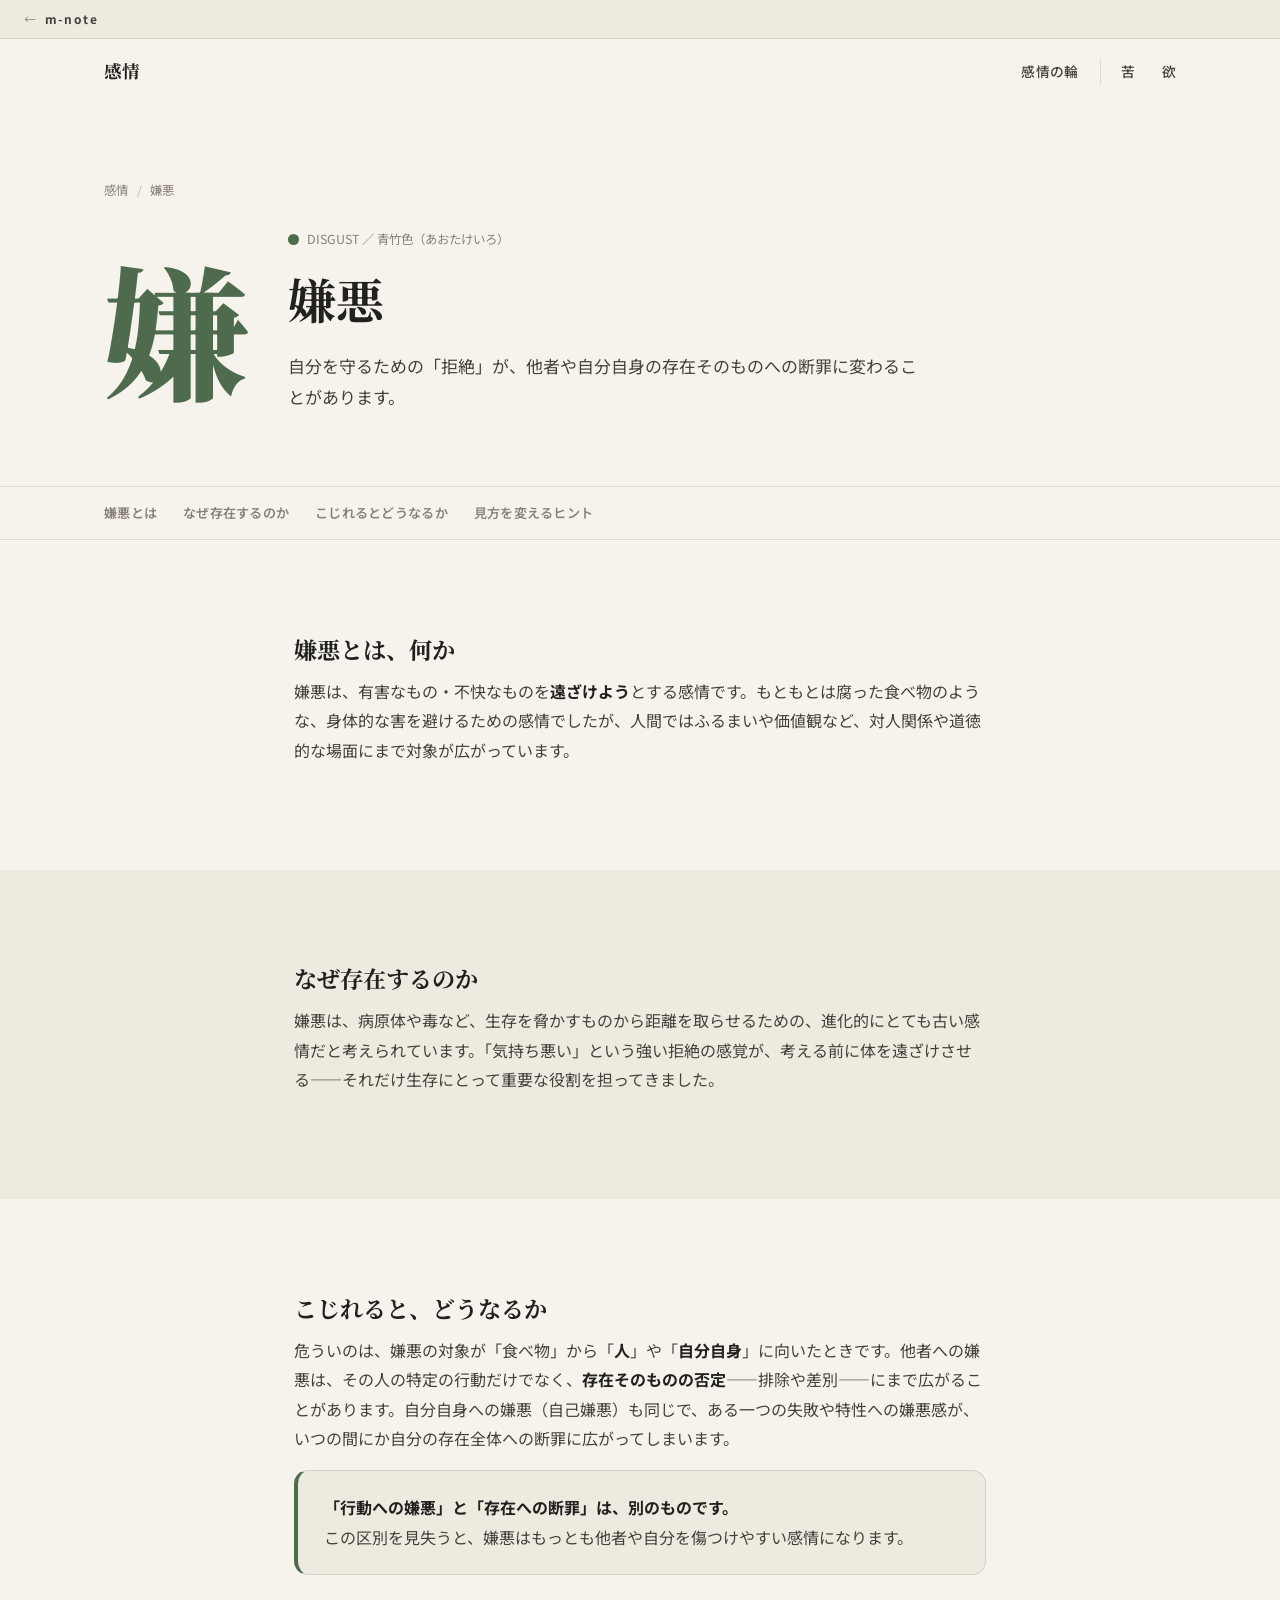
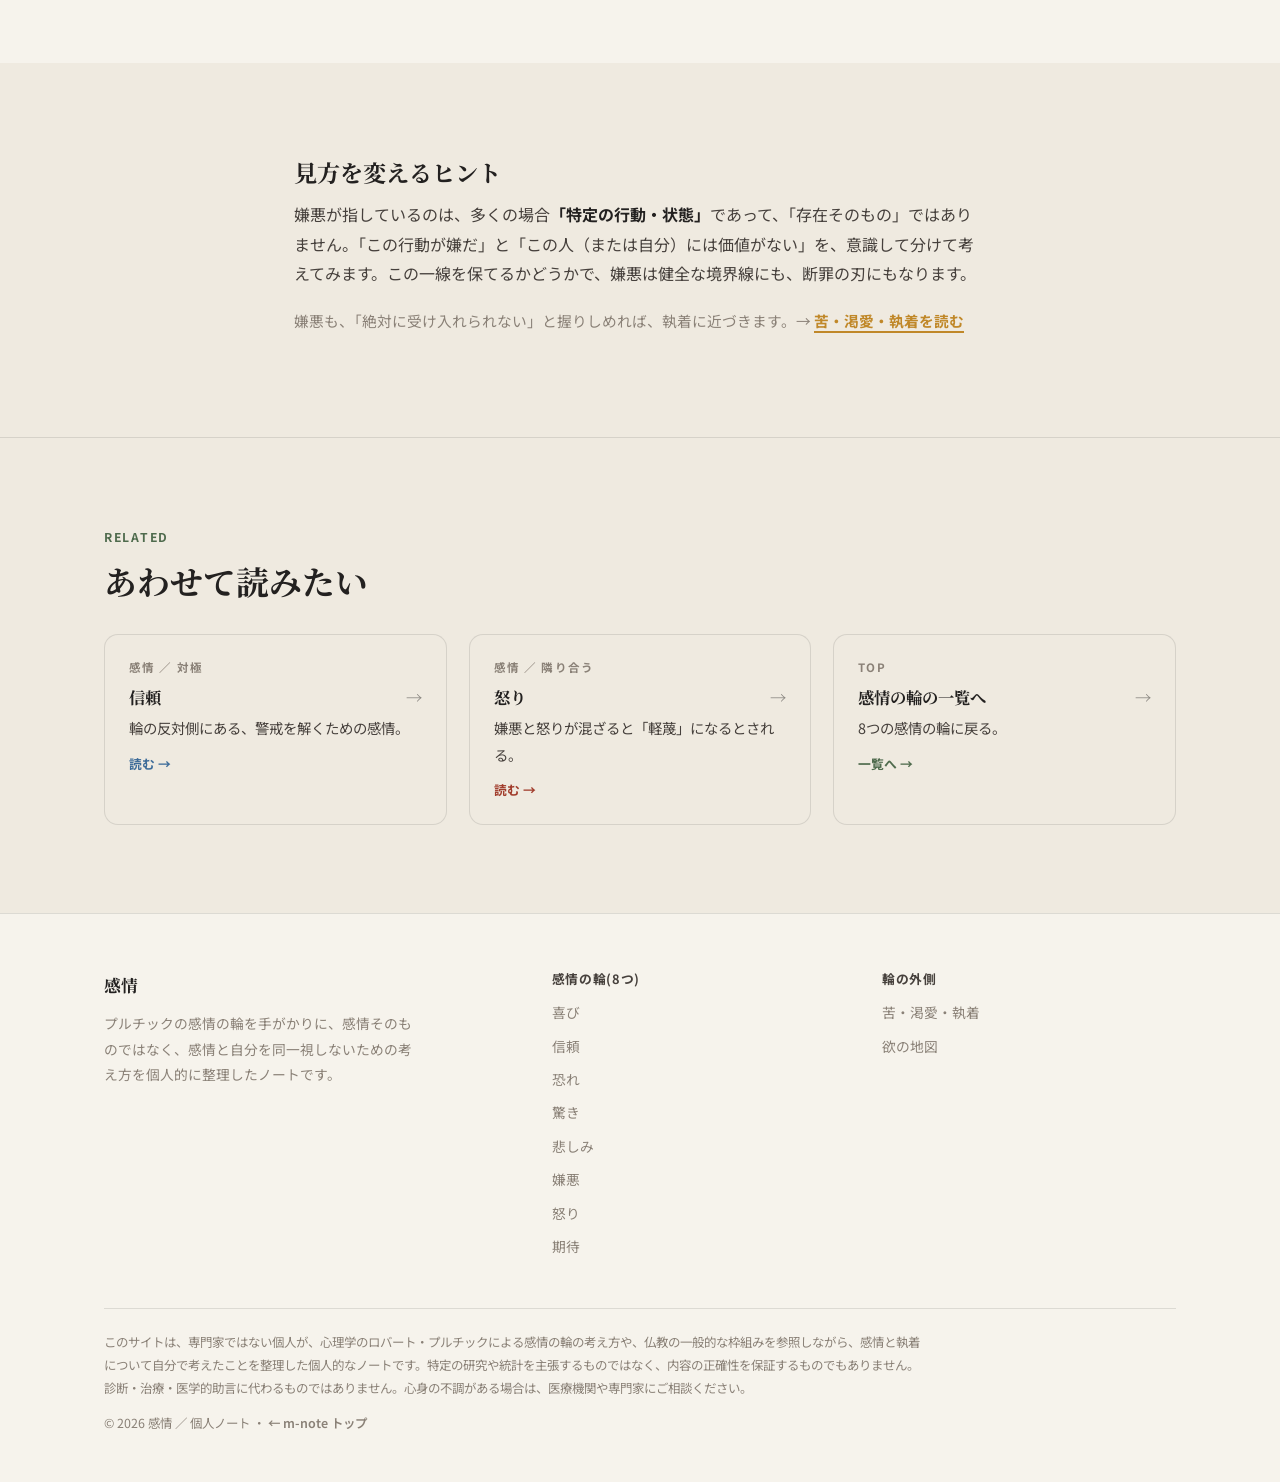
<file: disgust.html>
<!DOCTYPE html>
<html lang="ja">
<head>
<meta charset="UTF-8">
<meta name="viewport" content="width=device-width, initial-scale=1.0">
<title>嫌悪とは｜感情</title>
<meta name="description" content="嫌悪はなぜ存在するのか。有害なものを遠ざけるための感情が、なぜ他者や自分自身への断罪に変わるのか。嫌悪との距離のとり方を整理しました。">
<link rel="preconnect" href="https://fonts.googleapis.com">
<link rel="preconnect" href="https://fonts.gstatic.com" crossorigin>
<link href="https://fonts.googleapis.com/css2?family=Noto+Sans+JP:wght@400;500;700;900&family=Noto+Serif+JP:wght@600;700;900&display=swap" rel="stylesheet">
<link rel="stylesheet" href="assets/style.css">
</head>
<body data-nav="disgust" style="--c:var(--c-disgust)">
<div class="mnote-topbar"><a href="../">m-note</a></div>

<header class="page-hero">
  <div class="wrap">
    <div class="breadcrumb"><a href="index.html">感情</a><span class="sep">/</span><span>嫌悪</span></div>
    <div class="emo-hero">
      <div class="glyph">嫌</div>
      <div class="txt">
        <div class="color-tag"><span class="sw"></span>DISGUST ／ 青竹色（あおたけいろ）</div>
        <h1>嫌悪</h1>
        <p class="lead">自分を守るための「拒絶」が、他者や自分自身の存在そのものへの断罪に変わることがあります。</p>
      </div>
    </div>
  </div>
</header>

<nav class="anchor-nav">
  <div class="wrap">
    <a href="#what">嫌悪とは</a>
    <a href="#why">なぜ存在するのか</a>
    <a href="#trap">こじれるとどうなるか</a>
    <a href="#shift">見方を変えるヒント</a>
  </div>
</nav>

<section id="what">
  <div class="wrap-narrow prose reveal">
    <h2>嫌悪とは、何か</h2>
    <p>嫌悪は、有害なもの・不快なものを<b>遠ざけよう</b>とする感情です。もともとは腐った食べ物のような、身体的な害を避けるための感情でしたが、人間ではふるまいや価値観など、対人関係や道徳的な場面にまで対象が広がっています。</p>
  </div>
</section>

<section id="why" style="background:var(--paper-2)">
  <div class="wrap-narrow prose reveal">
    <h2>なぜ存在するのか</h2>
    <p>嫌悪は、病原体や毒など、生存を脅かすものから距離を取らせるための、進化的にとても古い感情だと考えられています。「気持ち悪い」という強い拒絶の感覚が、考える前に体を遠ざけさせる——それだけ生存にとって重要な役割を担ってきました。</p>
  </div>
</section>

<section id="trap">
  <div class="wrap-narrow prose reveal">
    <h2>こじれると、どうなるか</h2>
    <p>危ういのは、嫌悪の対象が「食べ物」から「<b>人</b>」や「<b>自分自身</b>」に向いたときです。他者への嫌悪は、その人の特定の行動だけでなく、<b>存在そのものの否定</b>——排除や差別——にまで広がることがあります。自分自身への嫌悪（自己嫌悪）も同じで、ある一つの失敗や特性への嫌悪感が、いつの間にか自分の存在全体への断罪に広がってしまいます。</p>
    <div class="callout"><p><b>「行動への嫌悪」と「存在への断罪」は、別のものです。</b><br>この区別を見失うと、嫌悪はもっとも他者や自分を傷つけやすい感情になります。</p></div>
  </div>
</section>

<section id="shift" style="background:var(--paper-2)">
  <div class="wrap-narrow prose reveal">
    <h2>見方を変えるヒント</h2>
    <p>嫌悪が指しているのは、多くの場合<b>「特定の行動・状態」</b>であって、「存在そのもの」ではありません。「この行動が嫌だ」と「この人（または自分）には価値がない」を、意識して分けて考えてみます。この一線を保てるかどうかで、嫌悪は健全な境界線にも、断罪の刃にもなります。</p>
    <p style="margin-top:18px;color:var(--muted);font-size:.92rem">嫌悪も、「絶対に受け入れられない」と握りしめれば、執着に近づきます。→ <a href="desire.html" style="color:var(--c-desire);font-weight:700;text-decoration:none;border-bottom:2px solid var(--c-desire)">苦・渇愛・執着を読む</a></p>
  </div>
</section>

<section class="related">
  <div class="wrap">
    <div class="sec-head reveal" style="margin-bottom:30px">
      <span class="sec-eyebrow">RELATED</span>
      <h2 class="sec-title">あわせて読みたい</h2>
    </div>
    <div class="grid g-3">
      <a class="link-card reveal" style="--c:var(--c-trust)" href="trust.html"><div class="tag">感情 ／ 対極</div><h3>信頼<span class="arr">→</span></h3><p>輪の反対側にある、警戒を解くための感情。</p><div class="foot">読む →</div></a>
      <a class="link-card reveal" style="--c:var(--c-anger)" href="anger.html"><div class="tag">感情 ／ 隣り合う</div><h3>怒り<span class="arr">→</span></h3><p>嫌悪と怒りが混ざると「軽蔑」になるとされる。</p><div class="foot">読む →</div></a>
      <a class="link-card reveal" href="index.html"><div class="tag">TOP</div><h3>感情の輪の一覧へ<span class="arr">→</span></h3><p>8つの感情の輪に戻る。</p><div class="foot">一覧へ →</div></a>
    </div>
  </div>
</section>

<script src="assets/site.js"></script>
</body>
</html>
</file>
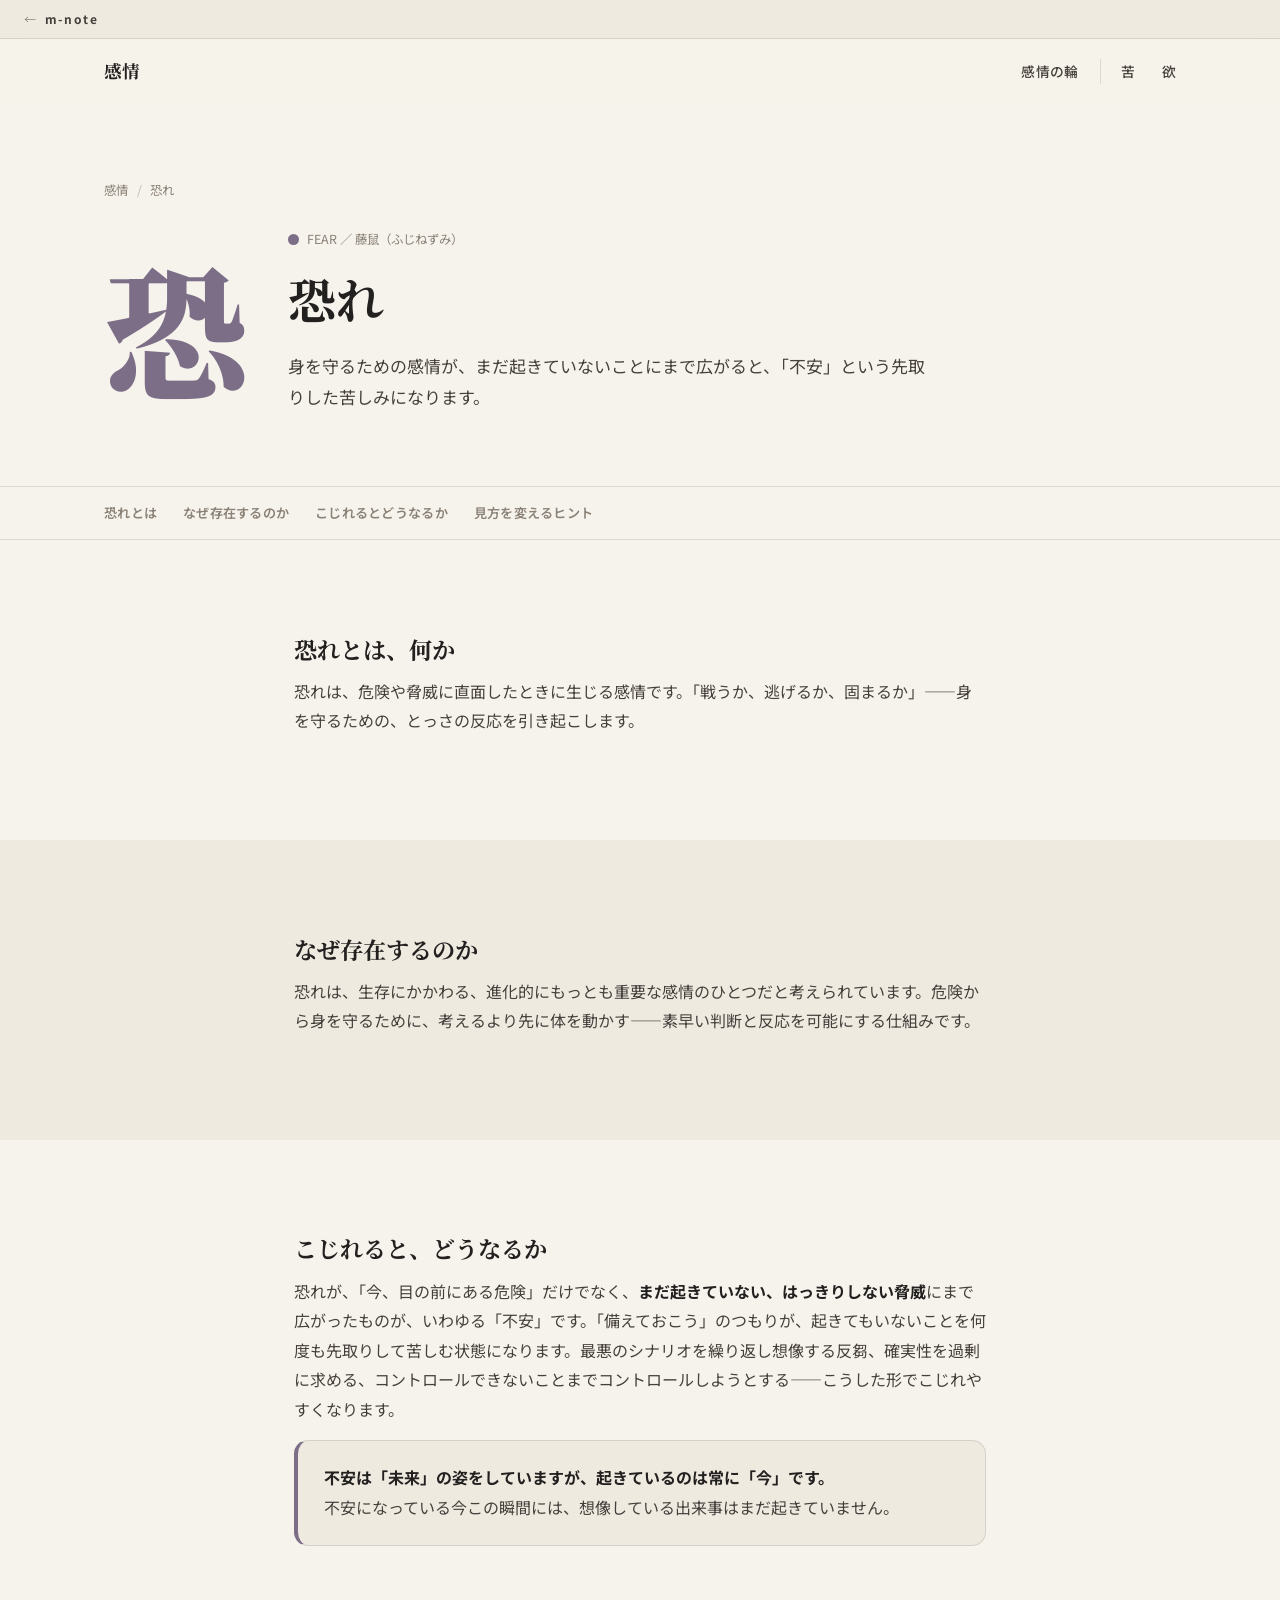
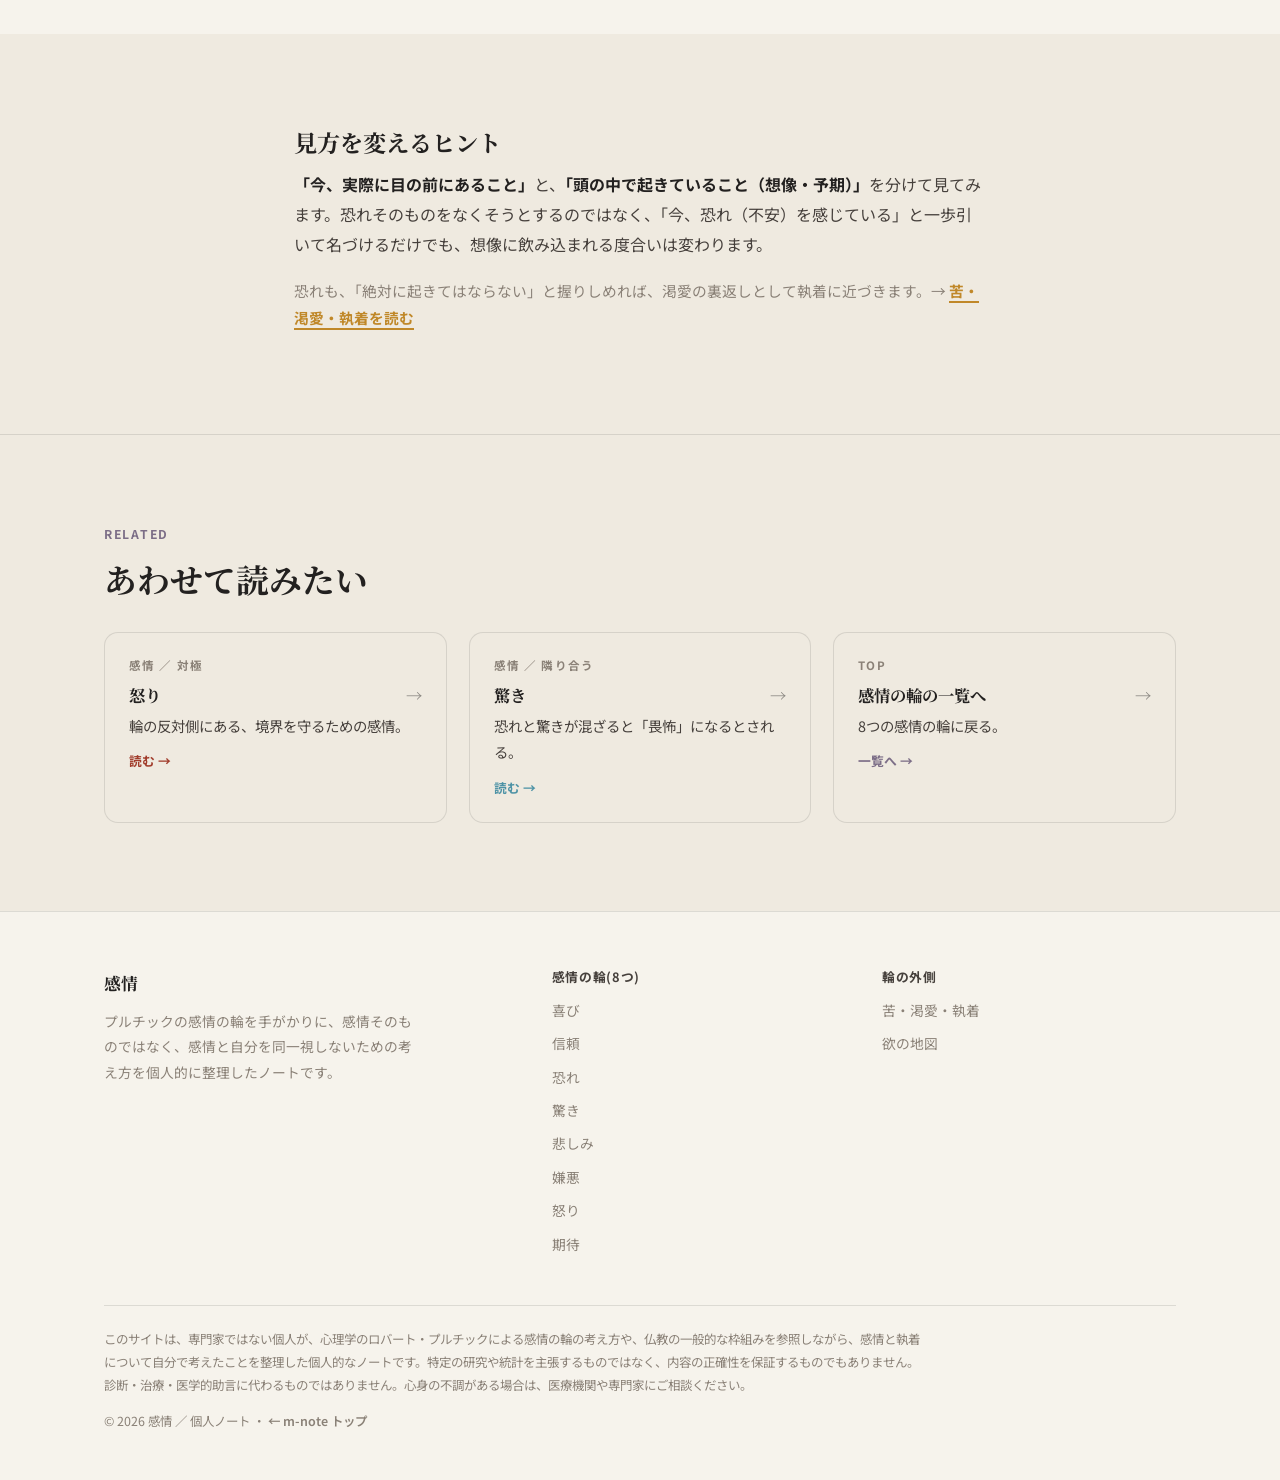
<file: fear.html>
<!DOCTYPE html>
<html lang="ja">
<head>
<meta charset="UTF-8">
<meta name="viewport" content="width=device-width, initial-scale=1.0">
<title>恐れとは｜感情</title>
<meta name="description" content="恐れはなぜ存在するのか。身を守るための感情が、なぜ「不安」として先取りした苦しみに変わるのか。恐れとの距離のとり方を整理しました。">
<link rel="preconnect" href="https://fonts.googleapis.com">
<link rel="preconnect" href="https://fonts.gstatic.com" crossorigin>
<link href="https://fonts.googleapis.com/css2?family=Noto+Sans+JP:wght@400;500;700;900&family=Noto+Serif+JP:wght@600;700;900&display=swap" rel="stylesheet">
<link rel="stylesheet" href="assets/style.css">
</head>
<body data-nav="fear" style="--c:var(--c-fear)">
<div class="mnote-topbar"><a href="../">m-note</a></div>

<header class="page-hero">
  <div class="wrap">
    <div class="breadcrumb"><a href="index.html">感情</a><span class="sep">/</span><span>恐れ</span></div>
    <div class="emo-hero">
      <div class="glyph">恐</div>
      <div class="txt">
        <div class="color-tag"><span class="sw"></span>FEAR ／ 藤鼠（ふじねずみ）</div>
        <h1>恐れ</h1>
        <p class="lead">身を守るための感情が、まだ起きていないことにまで広がると、「不安」という先取りした苦しみになります。</p>
      </div>
    </div>
  </div>
</header>

<nav class="anchor-nav">
  <div class="wrap">
    <a href="#what">恐れとは</a>
    <a href="#why">なぜ存在するのか</a>
    <a href="#trap">こじれるとどうなるか</a>
    <a href="#shift">見方を変えるヒント</a>
  </div>
</nav>

<section id="what">
  <div class="wrap-narrow prose reveal">
    <h2>恐れとは、何か</h2>
    <p>恐れは、危険や脅威に直面したときに生じる感情です。「戦うか、逃げるか、固まるか」——身を守るための、とっさの反応を引き起こします。</p>
  </div>
</section>

<section id="why" style="background:var(--paper-2)">
  <div class="wrap-narrow prose reveal">
    <h2>なぜ存在するのか</h2>
    <p>恐れは、生存にかかわる、進化的にもっとも重要な感情のひとつだと考えられています。危険から身を守るために、考えるより先に体を動かす——素早い判断と反応を可能にする仕組みです。</p>
  </div>
</section>

<section id="trap">
  <div class="wrap-narrow prose reveal">
    <h2>こじれると、どうなるか</h2>
    <p>恐れが、「今、目の前にある危険」だけでなく、<b>まだ起きていない、はっきりしない脅威</b>にまで広がったものが、いわゆる「不安」です。「備えておこう」のつもりが、起きてもいないことを何度も先取りして苦しむ状態になります。最悪のシナリオを繰り返し想像する反芻、確実性を過剰に求める、コントロールできないことまでコントロールしようとする——こうした形でこじれやすくなります。</p>
    <div class="callout"><p><b>不安は「未来」の姿をしていますが、起きているのは常に「今」です。</b><br>不安になっている今この瞬間には、想像している出来事はまだ起きていません。</p></div>
  </div>
</section>

<section id="shift" style="background:var(--paper-2)">
  <div class="wrap-narrow prose reveal">
    <h2>見方を変えるヒント</h2>
    <p><b>「今、実際に目の前にあること」</b>と、<b>「頭の中で起きていること（想像・予期）」</b>を分けて見てみます。恐れそのものをなくそうとするのではなく、「今、恐れ（不安）を感じている」と一歩引いて名づけるだけでも、想像に飲み込まれる度合いは変わります。</p>
    <p style="margin-top:18px;color:var(--muted);font-size:.92rem">恐れも、「絶対に起きてはならない」と握りしめれば、渇愛の裏返しとして執着に近づきます。→ <a href="desire.html" style="color:var(--c-desire);font-weight:700;text-decoration:none;border-bottom:2px solid var(--c-desire)">苦・渇愛・執着を読む</a></p>
  </div>
</section>

<section class="related">
  <div class="wrap">
    <div class="sec-head reveal" style="margin-bottom:30px">
      <span class="sec-eyebrow">RELATED</span>
      <h2 class="sec-title">あわせて読みたい</h2>
    </div>
    <div class="grid g-3">
      <a class="link-card reveal" style="--c:var(--c-anger)" href="anger.html"><div class="tag">感情 ／ 対極</div><h3>怒り<span class="arr">→</span></h3><p>輪の反対側にある、境界を守るための感情。</p><div class="foot">読む →</div></a>
      <a class="link-card reveal" style="--c:var(--c-surprise)" href="surprise.html"><div class="tag">感情 ／ 隣り合う</div><h3>驚き<span class="arr">→</span></h3><p>恐れと驚きが混ざると「畏怖」になるとされる。</p><div class="foot">読む →</div></a>
      <a class="link-card reveal" href="index.html"><div class="tag">TOP</div><h3>感情の輪の一覧へ<span class="arr">→</span></h3><p>8つの感情の輪に戻る。</p><div class="foot">一覧へ →</div></a>
    </div>
  </div>
</section>

<script src="assets/site.js"></script>
</body>
</html>
</file>
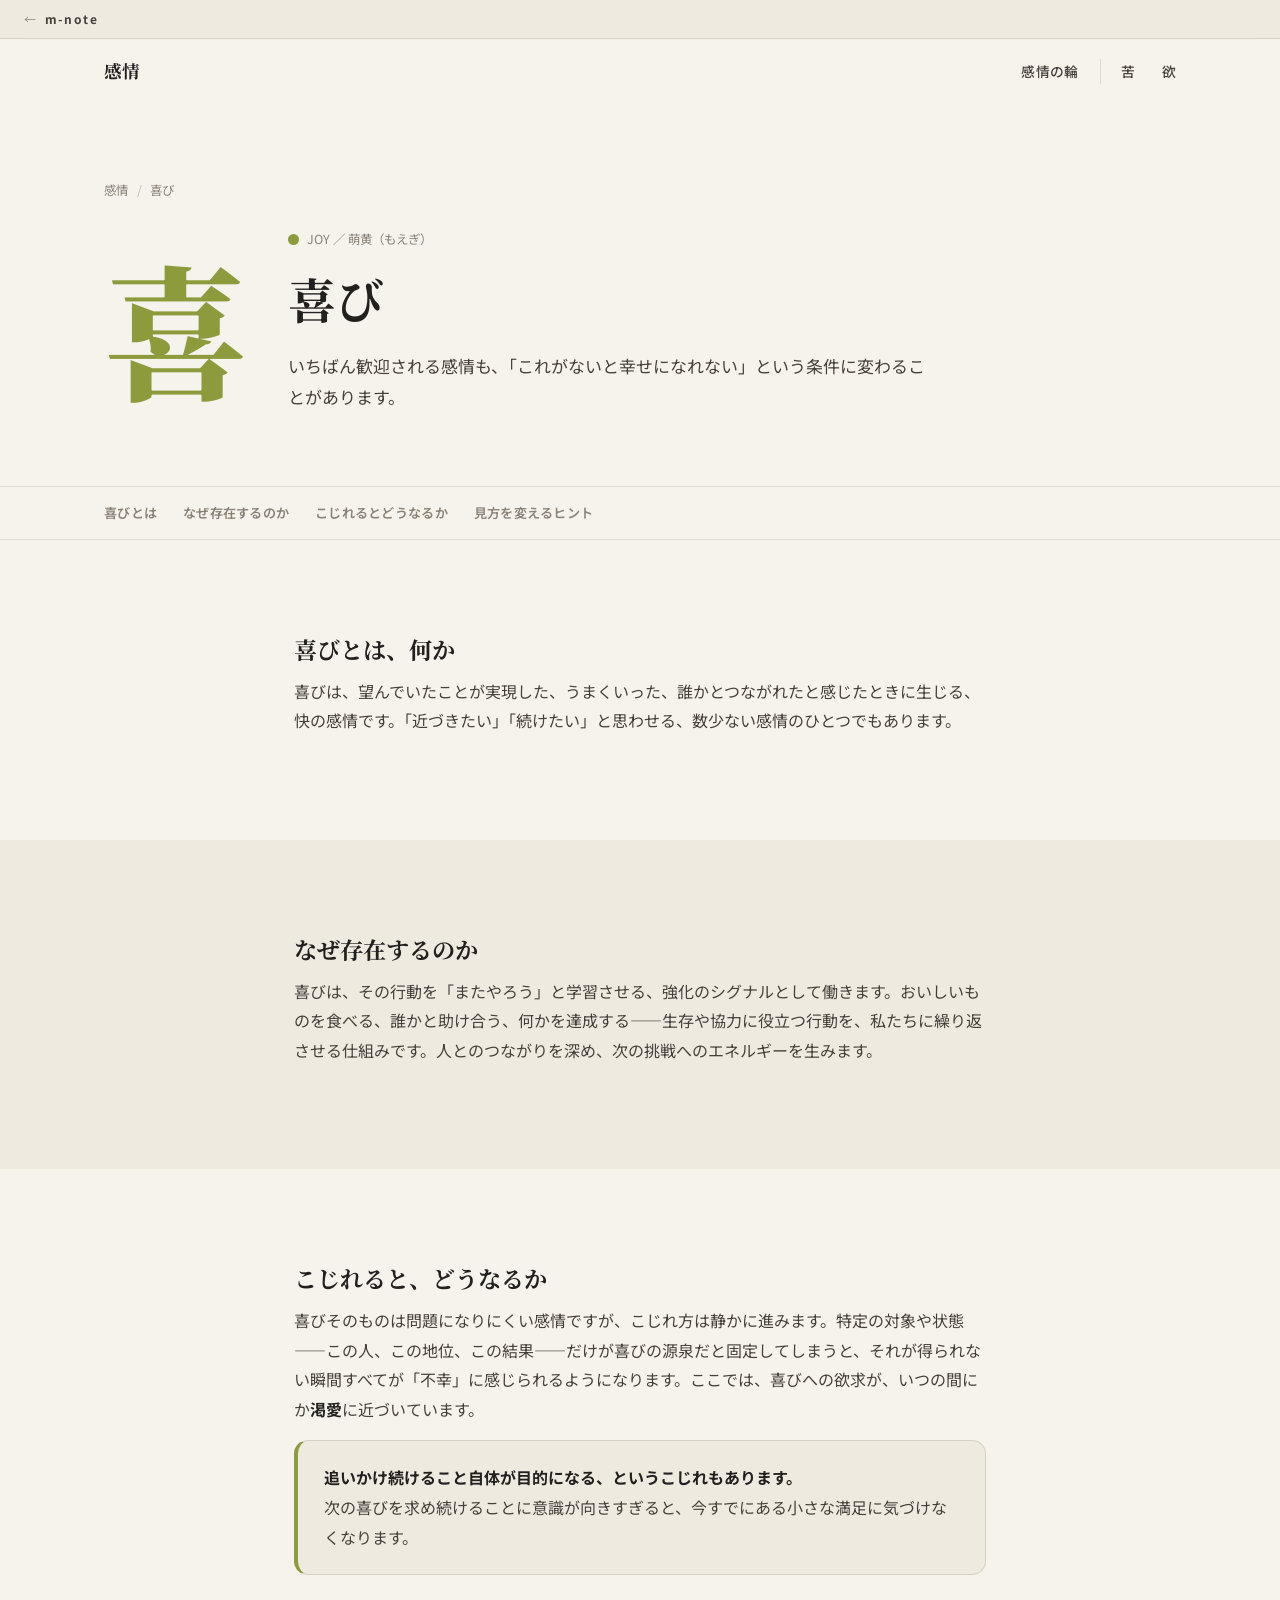
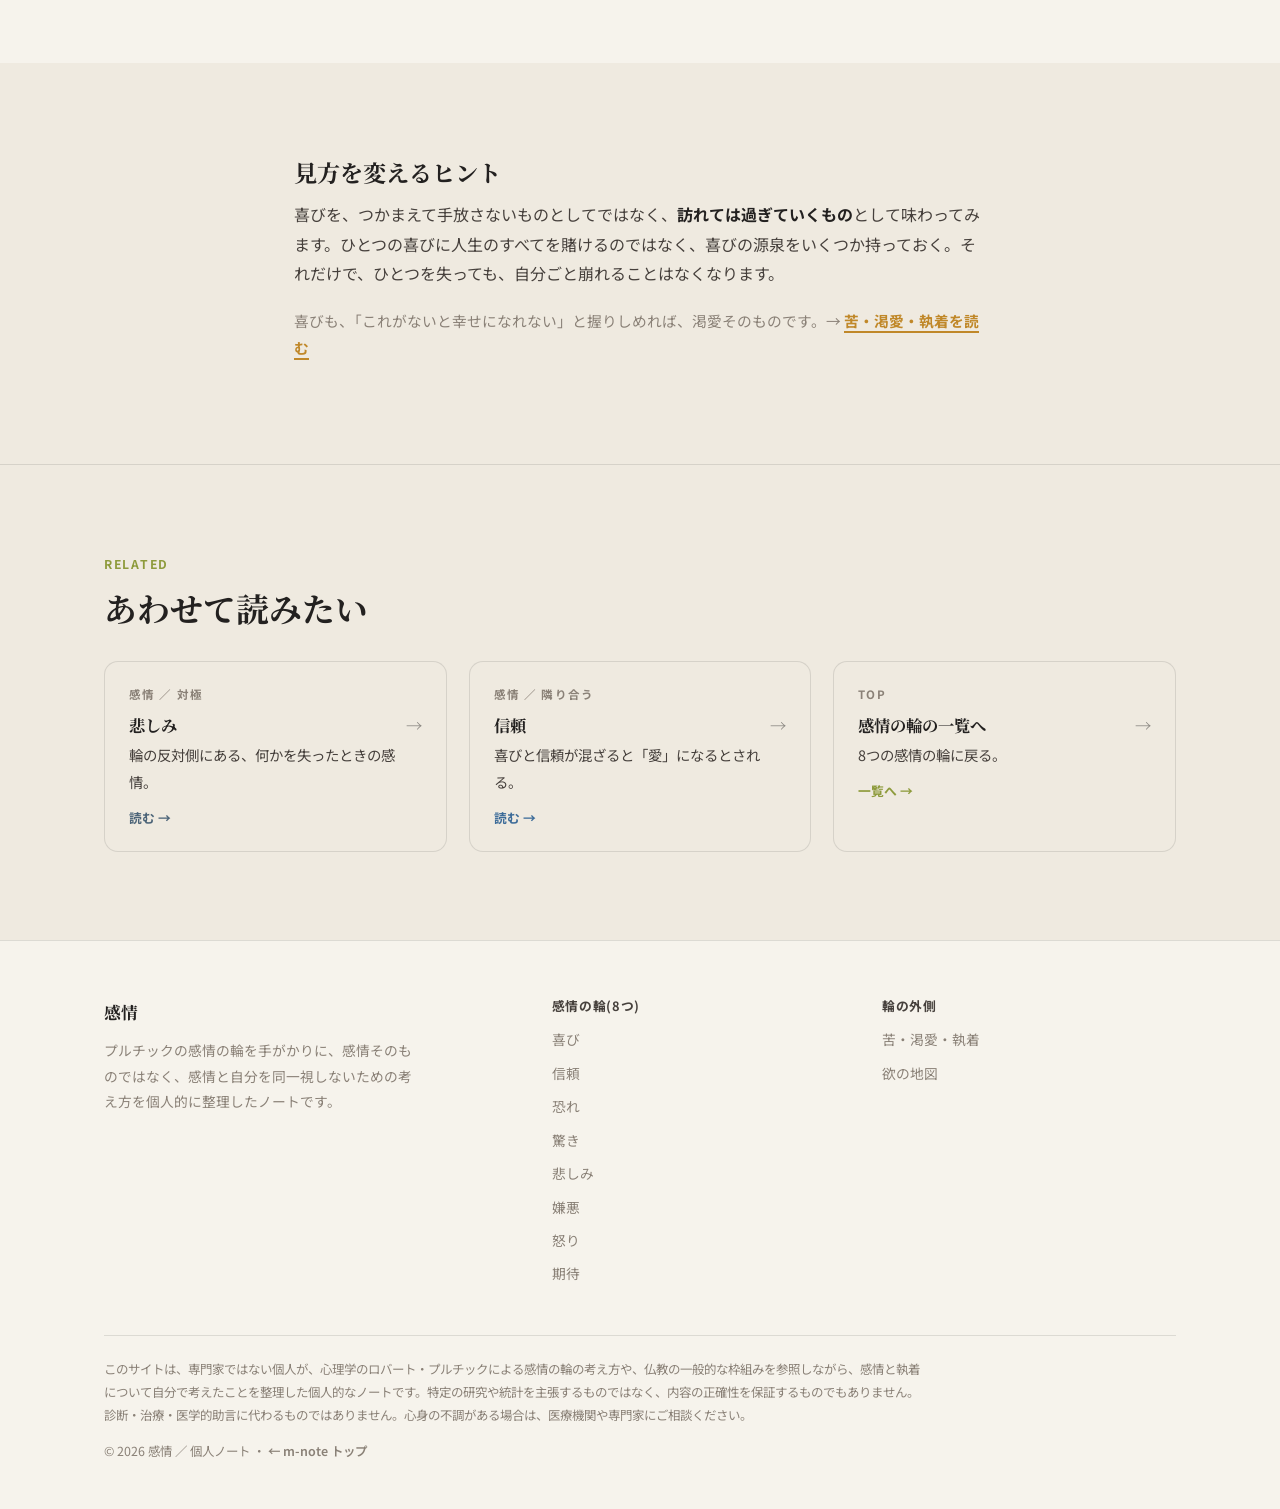
<file: joy.html>
<!DOCTYPE html>
<html lang="ja">
<head>
<meta charset="UTF-8">
<meta name="viewport" content="width=device-width, initial-scale=1.0">
<title>喜びとは｜感情</title>
<meta name="description" content="喜びはなぜ存在するのか。いちばん歓迎される感情が、なぜ「これがないと幸せになれない」という執着に変わるのか。喜びとの距離のとり方を整理しました。">
<link rel="preconnect" href="https://fonts.googleapis.com">
<link rel="preconnect" href="https://fonts.gstatic.com" crossorigin>
<link href="https://fonts.googleapis.com/css2?family=Noto+Sans+JP:wght@400;500;700;900&family=Noto+Serif+JP:wght@600;700;900&display=swap" rel="stylesheet">
<link rel="stylesheet" href="assets/style.css">
</head>
<body data-nav="joy" style="--c:var(--c-joy)">
<div class="mnote-topbar"><a href="../">m-note</a></div>

<header class="page-hero">
  <div class="wrap">
    <div class="breadcrumb"><a href="index.html">感情</a><span class="sep">/</span><span>喜び</span></div>
    <div class="emo-hero">
      <div class="glyph">喜</div>
      <div class="txt">
        <div class="color-tag"><span class="sw"></span>JOY ／ 萌黄（もえぎ）</div>
        <h1>喜び</h1>
        <p class="lead">いちばん歓迎される感情も、「これがないと幸せになれない」という条件に変わることがあります。</p>
      </div>
    </div>
  </div>
</header>

<nav class="anchor-nav">
  <div class="wrap">
    <a href="#what">喜びとは</a>
    <a href="#why">なぜ存在するのか</a>
    <a href="#trap">こじれるとどうなるか</a>
    <a href="#shift">見方を変えるヒント</a>
  </div>
</nav>

<section id="what">
  <div class="wrap-narrow prose reveal">
    <h2>喜びとは、何か</h2>
    <p>喜びは、望んでいたことが実現した、うまくいった、誰かとつながれたと感じたときに生じる、快の感情です。「近づきたい」「続けたい」と思わせる、数少ない感情のひとつでもあります。</p>
  </div>
</section>

<section id="why" style="background:var(--paper-2)">
  <div class="wrap-narrow prose reveal">
    <h2>なぜ存在するのか</h2>
    <p>喜びは、その行動を「またやろう」と学習させる、強化のシグナルとして働きます。おいしいものを食べる、誰かと助け合う、何かを達成する——生存や協力に役立つ行動を、私たちに繰り返させる仕組みです。人とのつながりを深め、次の挑戦へのエネルギーを生みます。</p>
  </div>
</section>

<section id="trap">
  <div class="wrap-narrow prose reveal">
    <h2>こじれると、どうなるか</h2>
    <p>喜びそのものは問題になりにくい感情ですが、こじれ方は静かに進みます。特定の対象や状態——この人、この地位、この結果——だけが喜びの源泉だと固定してしまうと、それが得られない瞬間すべてが「不幸」に感じられるようになります。ここでは、喜びへの欲求が、いつの間にか<b>渇愛</b>に近づいています。</p>
    <div class="callout"><p><b>追いかけ続けること自体が目的になる、というこじれもあります。</b><br>次の喜びを求め続けることに意識が向きすぎると、今すでにある小さな満足に気づけなくなります。</p></div>
  </div>
</section>

<section id="shift" style="background:var(--paper-2)">
  <div class="wrap-narrow prose reveal">
    <h2>見方を変えるヒント</h2>
    <p>喜びを、つかまえて手放さないものとしてではなく、<b>訪れては過ぎていくもの</b>として味わってみます。ひとつの喜びに人生のすべてを賭けるのではなく、喜びの源泉をいくつか持っておく。それだけで、ひとつを失っても、自分ごと崩れることはなくなります。</p>
    <p style="margin-top:18px;color:var(--muted);font-size:.92rem">喜びも、「これがないと幸せになれない」と握りしめれば、渇愛そのものです。→ <a href="desire.html" style="color:var(--c-desire);font-weight:700;text-decoration:none;border-bottom:2px solid var(--c-desire)">苦・渇愛・執着を読む</a></p>
  </div>
</section>

<section class="related">
  <div class="wrap">
    <div class="sec-head reveal" style="margin-bottom:30px">
      <span class="sec-eyebrow">RELATED</span>
      <h2 class="sec-title">あわせて読みたい</h2>
    </div>
    <div class="grid g-3">
      <a class="link-card reveal" style="--c:var(--c-sadness)" href="sadness.html"><div class="tag">感情 ／ 対極</div><h3>悲しみ<span class="arr">→</span></h3><p>輪の反対側にある、何かを失ったときの感情。</p><div class="foot">読む →</div></a>
      <a class="link-card reveal" style="--c:var(--c-trust)" href="trust.html"><div class="tag">感情 ／ 隣り合う</div><h3>信頼<span class="arr">→</span></h3><p>喜びと信頼が混ざると「愛」になるとされる。</p><div class="foot">読む →</div></a>
      <a class="link-card reveal" href="index.html"><div class="tag">TOP</div><h3>感情の輪の一覧へ<span class="arr">→</span></h3><p>8つの感情の輪に戻る。</p><div class="foot">一覧へ →</div></a>
    </div>
  </div>
</section>

<script src="assets/site.js"></script>
</body>
</html>
</file>
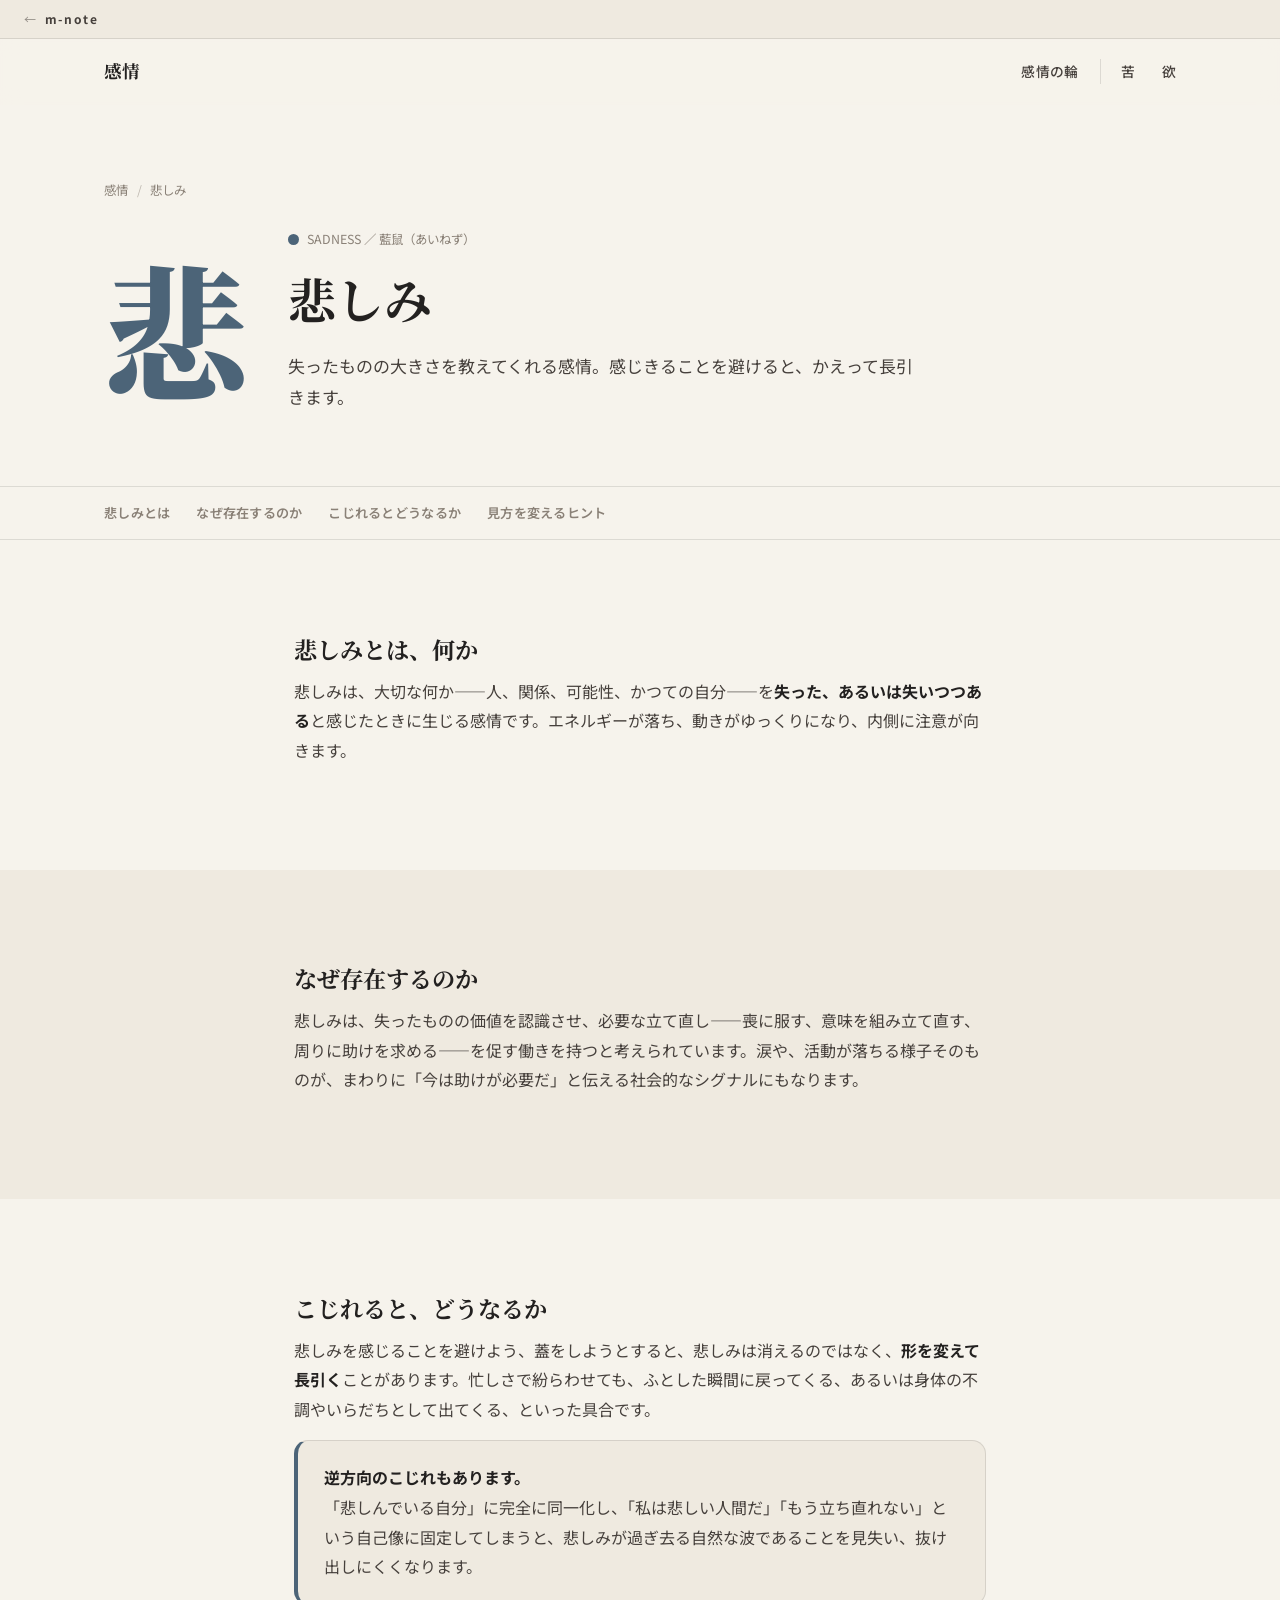
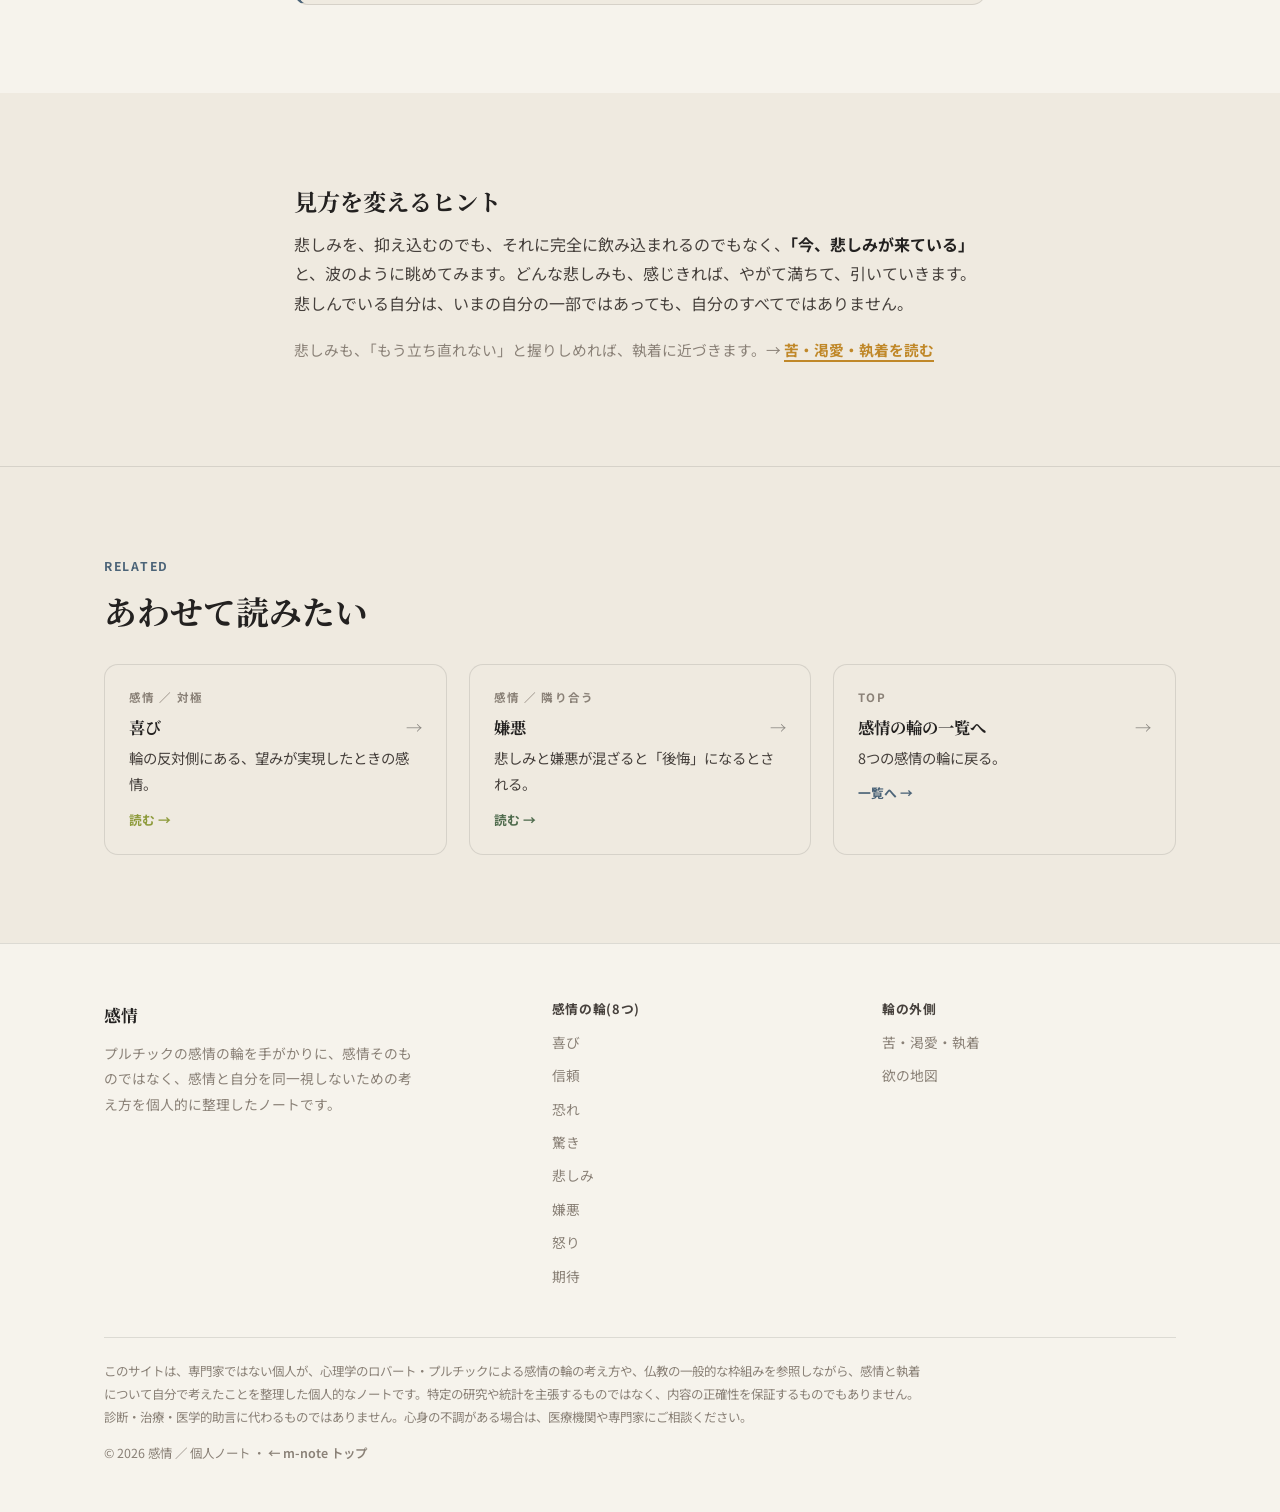
<file: sadness.html>
<!DOCTYPE html>
<html lang="ja">
<head>
<meta charset="UTF-8">
<meta name="viewport" content="width=device-width, initial-scale=1.0">
<title>悲しみとは｜感情</title>
<meta name="description" content="悲しみはなぜ存在するのか。失ったものの大きさを知らせる感情を、避けようとするとなぜ長引くのか。悲しみとの距離のとり方を整理しました。">
<link rel="preconnect" href="https://fonts.googleapis.com">
<link rel="preconnect" href="https://fonts.gstatic.com" crossorigin>
<link href="https://fonts.googleapis.com/css2?family=Noto+Sans+JP:wght@400;500;700;900&family=Noto+Serif+JP:wght@600;700;900&display=swap" rel="stylesheet">
<link rel="stylesheet" href="assets/style.css">
</head>
<body data-nav="sadness" style="--c:var(--c-sadness)">
<div class="mnote-topbar"><a href="../">m-note</a></div>

<header class="page-hero">
  <div class="wrap">
    <div class="breadcrumb"><a href="index.html">感情</a><span class="sep">/</span><span>悲しみ</span></div>
    <div class="emo-hero">
      <div class="glyph">悲</div>
      <div class="txt">
        <div class="color-tag"><span class="sw"></span>SADNESS ／ 藍鼠（あいねず）</div>
        <h1>悲しみ</h1>
        <p class="lead">失ったものの大きさを教えてくれる感情。感じきることを避けると、かえって長引きます。</p>
      </div>
    </div>
  </div>
</header>

<nav class="anchor-nav">
  <div class="wrap">
    <a href="#what">悲しみとは</a>
    <a href="#why">なぜ存在するのか</a>
    <a href="#trap">こじれるとどうなるか</a>
    <a href="#shift">見方を変えるヒント</a>
  </div>
</nav>

<section id="what">
  <div class="wrap-narrow prose reveal">
    <h2>悲しみとは、何か</h2>
    <p>悲しみは、大切な何か——人、関係、可能性、かつての自分——を<b>失った、あるいは失いつつある</b>と感じたときに生じる感情です。エネルギーが落ち、動きがゆっくりになり、内側に注意が向きます。</p>
  </div>
</section>

<section id="why" style="background:var(--paper-2)">
  <div class="wrap-narrow prose reveal">
    <h2>なぜ存在するのか</h2>
    <p>悲しみは、失ったものの価値を認識させ、必要な立て直し——喪に服す、意味を組み立て直す、周りに助けを求める——を促す働きを持つと考えられています。涙や、活動が落ちる様子そのものが、まわりに「今は助けが必要だ」と伝える社会的なシグナルにもなります。</p>
  </div>
</section>

<section id="trap">
  <div class="wrap-narrow prose reveal">
    <h2>こじれると、どうなるか</h2>
    <p>悲しみを感じることを避けよう、蓋をしようとすると、悲しみは消えるのではなく、<b>形を変えて長引く</b>ことがあります。忙しさで紛らわせても、ふとした瞬間に戻ってくる、あるいは身体の不調やいらだちとして出てくる、といった具合です。</p>
    <div class="callout"><p><b>逆方向のこじれもあります。</b><br>「悲しんでいる自分」に完全に同一化し、「私は悲しい人間だ」「もう立ち直れない」という自己像に固定してしまうと、悲しみが過ぎ去る自然な波であることを見失い、抜け出しにくくなります。</p></div>
  </div>
</section>

<section id="shift" style="background:var(--paper-2)">
  <div class="wrap-narrow prose reveal">
    <h2>見方を変えるヒント</h2>
    <p>悲しみを、抑え込むのでも、それに完全に飲み込まれるのでもなく、<b>「今、悲しみが来ている」</b>と、波のように眺めてみます。どんな悲しみも、感じきれば、やがて満ちて、引いていきます。悲しんでいる自分は、いまの自分の一部ではあっても、自分のすべてではありません。</p>
    <p style="margin-top:18px;color:var(--muted);font-size:.92rem">悲しみも、「もう立ち直れない」と握りしめれば、執着に近づきます。→ <a href="desire.html" style="color:var(--c-desire);font-weight:700;text-decoration:none;border-bottom:2px solid var(--c-desire)">苦・渇愛・執着を読む</a></p>
  </div>
</section>

<section class="related">
  <div class="wrap">
    <div class="sec-head reveal" style="margin-bottom:30px">
      <span class="sec-eyebrow">RELATED</span>
      <h2 class="sec-title">あわせて読みたい</h2>
    </div>
    <div class="grid g-3">
      <a class="link-card reveal" style="--c:var(--c-joy)" href="joy.html"><div class="tag">感情 ／ 対極</div><h3>喜び<span class="arr">→</span></h3><p>輪の反対側にある、望みが実現したときの感情。</p><div class="foot">読む →</div></a>
      <a class="link-card reveal" style="--c:var(--c-disgust)" href="disgust.html"><div class="tag">感情 ／ 隣り合う</div><h3>嫌悪<span class="arr">→</span></h3><p>悲しみと嫌悪が混ざると「後悔」になるとされる。</p><div class="foot">読む →</div></a>
      <a class="link-card reveal" href="index.html"><div class="tag">TOP</div><h3>感情の輪の一覧へ<span class="arr">→</span></h3><p>8つの感情の輪に戻る。</p><div class="foot">一覧へ →</div></a>
    </div>
  </div>
</section>

<script src="assets/site.js"></script>
</body>
</html>
</file>
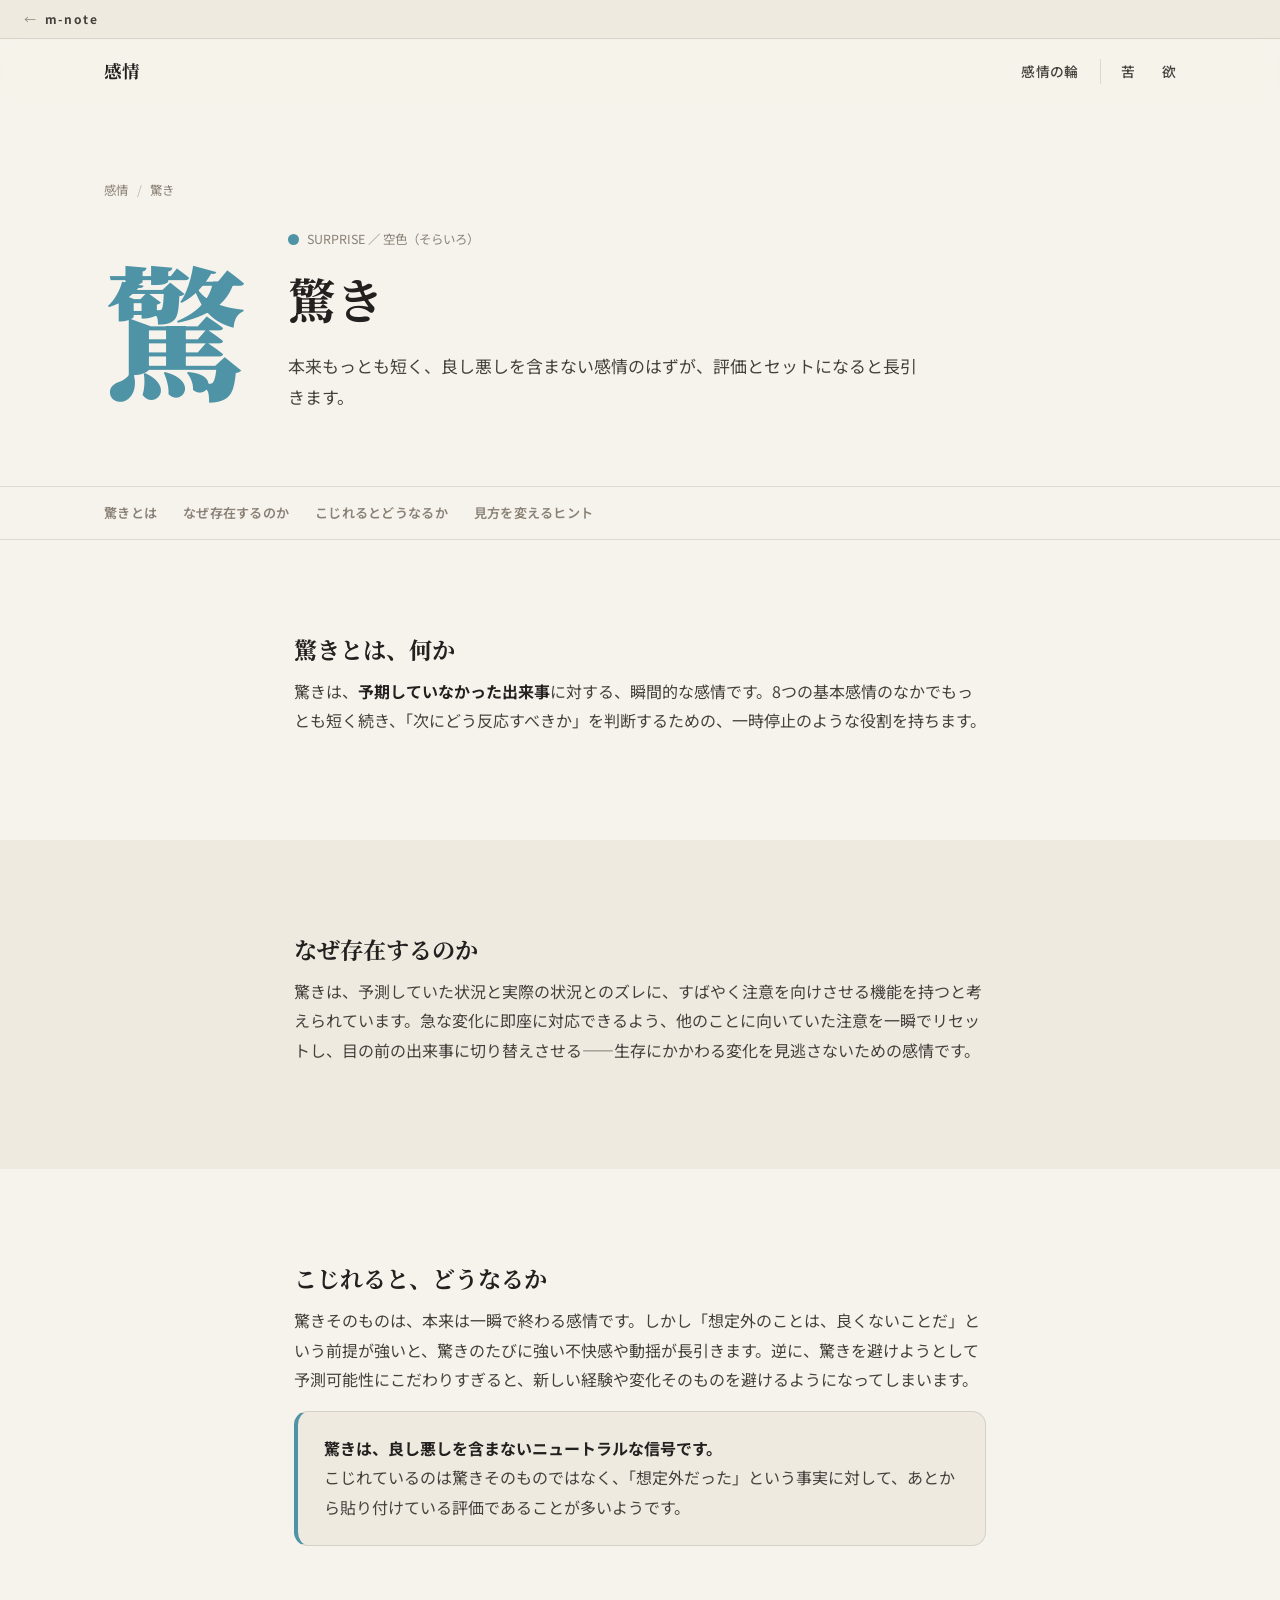
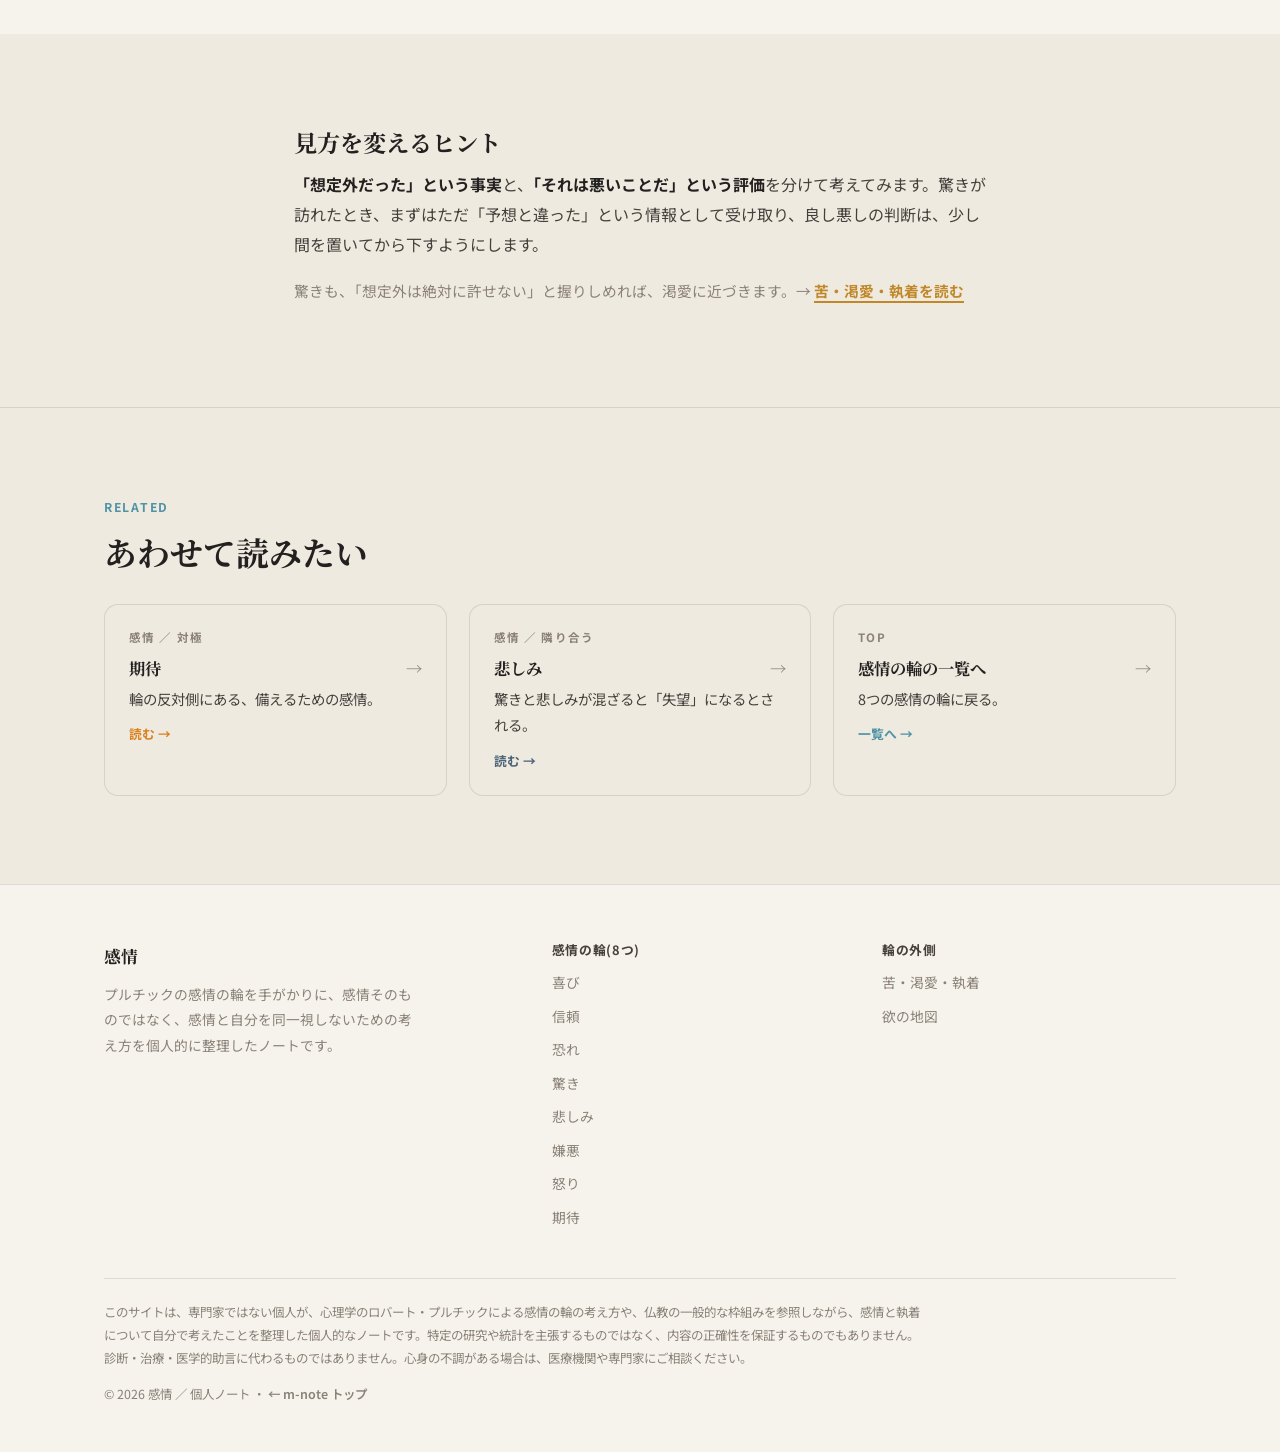
<file: surprise.html>
<!DOCTYPE html>
<html lang="ja">
<head>
<meta charset="UTF-8">
<meta name="viewport" content="width=device-width, initial-scale=1.0">
<title>驚きとは｜感情</title>
<meta name="description" content="驚きはなぜ存在するのか。良し悪しを含まない一瞬の信号が、なぜ長引く動揺に変わるのか。驚きとの距離のとり方を整理しました。">
<link rel="preconnect" href="https://fonts.googleapis.com">
<link rel="preconnect" href="https://fonts.gstatic.com" crossorigin>
<link href="https://fonts.googleapis.com/css2?family=Noto+Sans+JP:wght@400;500;700;900&family=Noto+Serif+JP:wght@600;700;900&display=swap" rel="stylesheet">
<link rel="stylesheet" href="assets/style.css">
</head>
<body data-nav="surprise" style="--c:var(--c-surprise)">
<div class="mnote-topbar"><a href="../">m-note</a></div>

<header class="page-hero">
  <div class="wrap">
    <div class="breadcrumb"><a href="index.html">感情</a><span class="sep">/</span><span>驚き</span></div>
    <div class="emo-hero">
      <div class="glyph">驚</div>
      <div class="txt">
        <div class="color-tag"><span class="sw"></span>SURPRISE ／ 空色（そらいろ）</div>
        <h1>驚き</h1>
        <p class="lead">本来もっとも短く、良し悪しを含まない感情のはずが、評価とセットになると長引きます。</p>
      </div>
    </div>
  </div>
</header>

<nav class="anchor-nav">
  <div class="wrap">
    <a href="#what">驚きとは</a>
    <a href="#why">なぜ存在するのか</a>
    <a href="#trap">こじれるとどうなるか</a>
    <a href="#shift">見方を変えるヒント</a>
  </div>
</nav>

<section id="what">
  <div class="wrap-narrow prose reveal">
    <h2>驚きとは、何か</h2>
    <p>驚きは、<b>予期していなかった出来事</b>に対する、瞬間的な感情です。8つの基本感情のなかでもっとも短く続き、「次にどう反応すべきか」を判断するための、一時停止のような役割を持ちます。</p>
  </div>
</section>

<section id="why" style="background:var(--paper-2)">
  <div class="wrap-narrow prose reveal">
    <h2>なぜ存在するのか</h2>
    <p>驚きは、予測していた状況と実際の状況とのズレに、すばやく注意を向けさせる機能を持つと考えられています。急な変化に即座に対応できるよう、他のことに向いていた注意を一瞬でリセットし、目の前の出来事に切り替えさせる——生存にかかわる変化を見逃さないための感情です。</p>
  </div>
</section>

<section id="trap">
  <div class="wrap-narrow prose reveal">
    <h2>こじれると、どうなるか</h2>
    <p>驚きそのものは、本来は一瞬で終わる感情です。しかし「想定外のことは、良くないことだ」という前提が強いと、驚きのたびに強い不快感や動揺が長引きます。逆に、驚きを避けようとして予測可能性にこだわりすぎると、新しい経験や変化そのものを避けるようになってしまいます。</p>
    <div class="callout"><p><b>驚きは、良し悪しを含まないニュートラルな信号です。</b><br>こじれているのは驚きそのものではなく、「想定外だった」という事実に対して、あとから貼り付けている評価であることが多いようです。</p></div>
  </div>
</section>

<section id="shift" style="background:var(--paper-2)">
  <div class="wrap-narrow prose reveal">
    <h2>見方を変えるヒント</h2>
    <p><b>「想定外だった」という事実</b>と、<b>「それは悪いことだ」という評価</b>を分けて考えてみます。驚きが訪れたとき、まずはただ「予想と違った」という情報として受け取り、良し悪しの判断は、少し間を置いてから下すようにします。</p>
    <p style="margin-top:18px;color:var(--muted);font-size:.92rem">驚きも、「想定外は絶対に許せない」と握りしめれば、渇愛に近づきます。→ <a href="desire.html" style="color:var(--c-desire);font-weight:700;text-decoration:none;border-bottom:2px solid var(--c-desire)">苦・渇愛・執着を読む</a></p>
  </div>
</section>

<section class="related">
  <div class="wrap">
    <div class="sec-head reveal" style="margin-bottom:30px">
      <span class="sec-eyebrow">RELATED</span>
      <h2 class="sec-title">あわせて読みたい</h2>
    </div>
    <div class="grid g-3">
      <a class="link-card reveal" style="--c:var(--c-anticipation)" href="anticipation.html"><div class="tag">感情 ／ 対極</div><h3>期待<span class="arr">→</span></h3><p>輪の反対側にある、備えるための感情。</p><div class="foot">読む →</div></a>
      <a class="link-card reveal" style="--c:var(--c-sadness)" href="sadness.html"><div class="tag">感情 ／ 隣り合う</div><h3>悲しみ<span class="arr">→</span></h3><p>驚きと悲しみが混ざると「失望」になるとされる。</p><div class="foot">読む →</div></a>
      <a class="link-card reveal" href="index.html"><div class="tag">TOP</div><h3>感情の輪の一覧へ<span class="arr">→</span></h3><p>8つの感情の輪に戻る。</p><div class="foot">一覧へ →</div></a>
    </div>
  </div>
</section>

<script src="assets/site.js"></script>
</body>
</html>
</file>
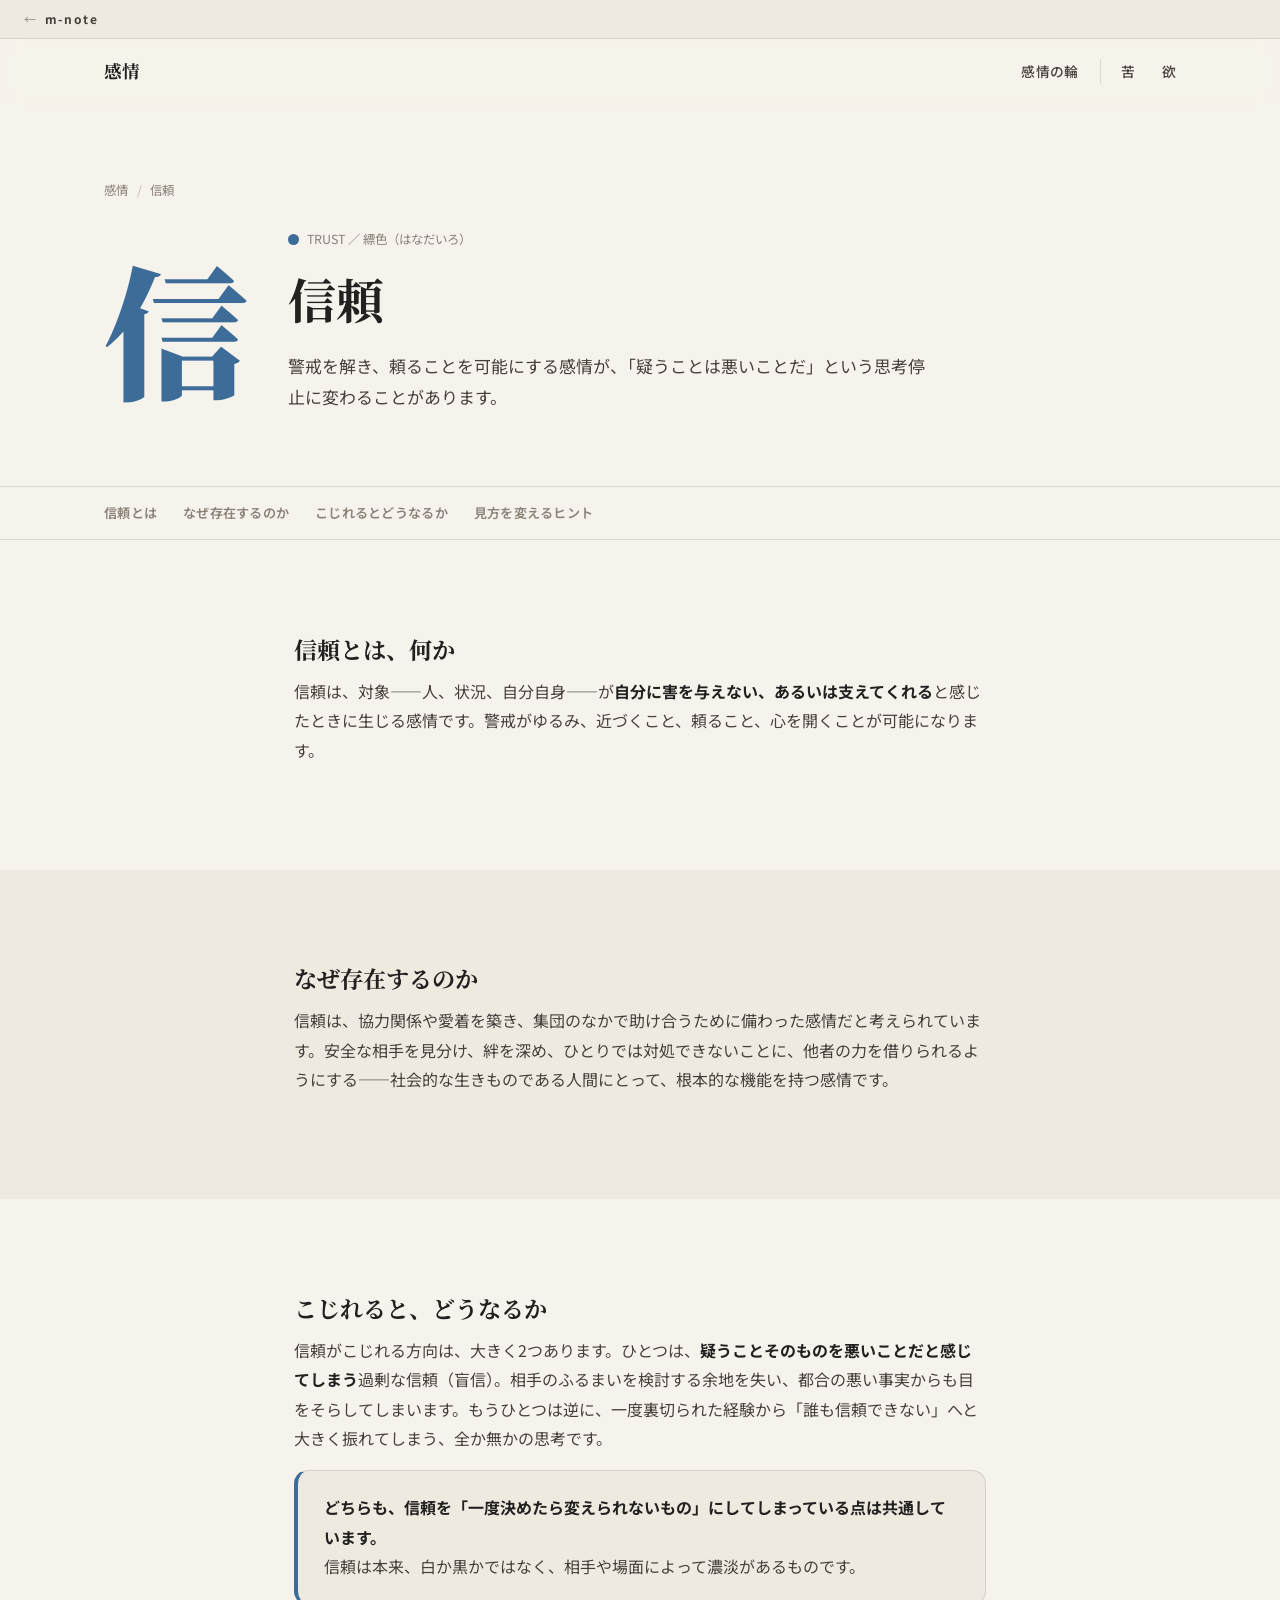
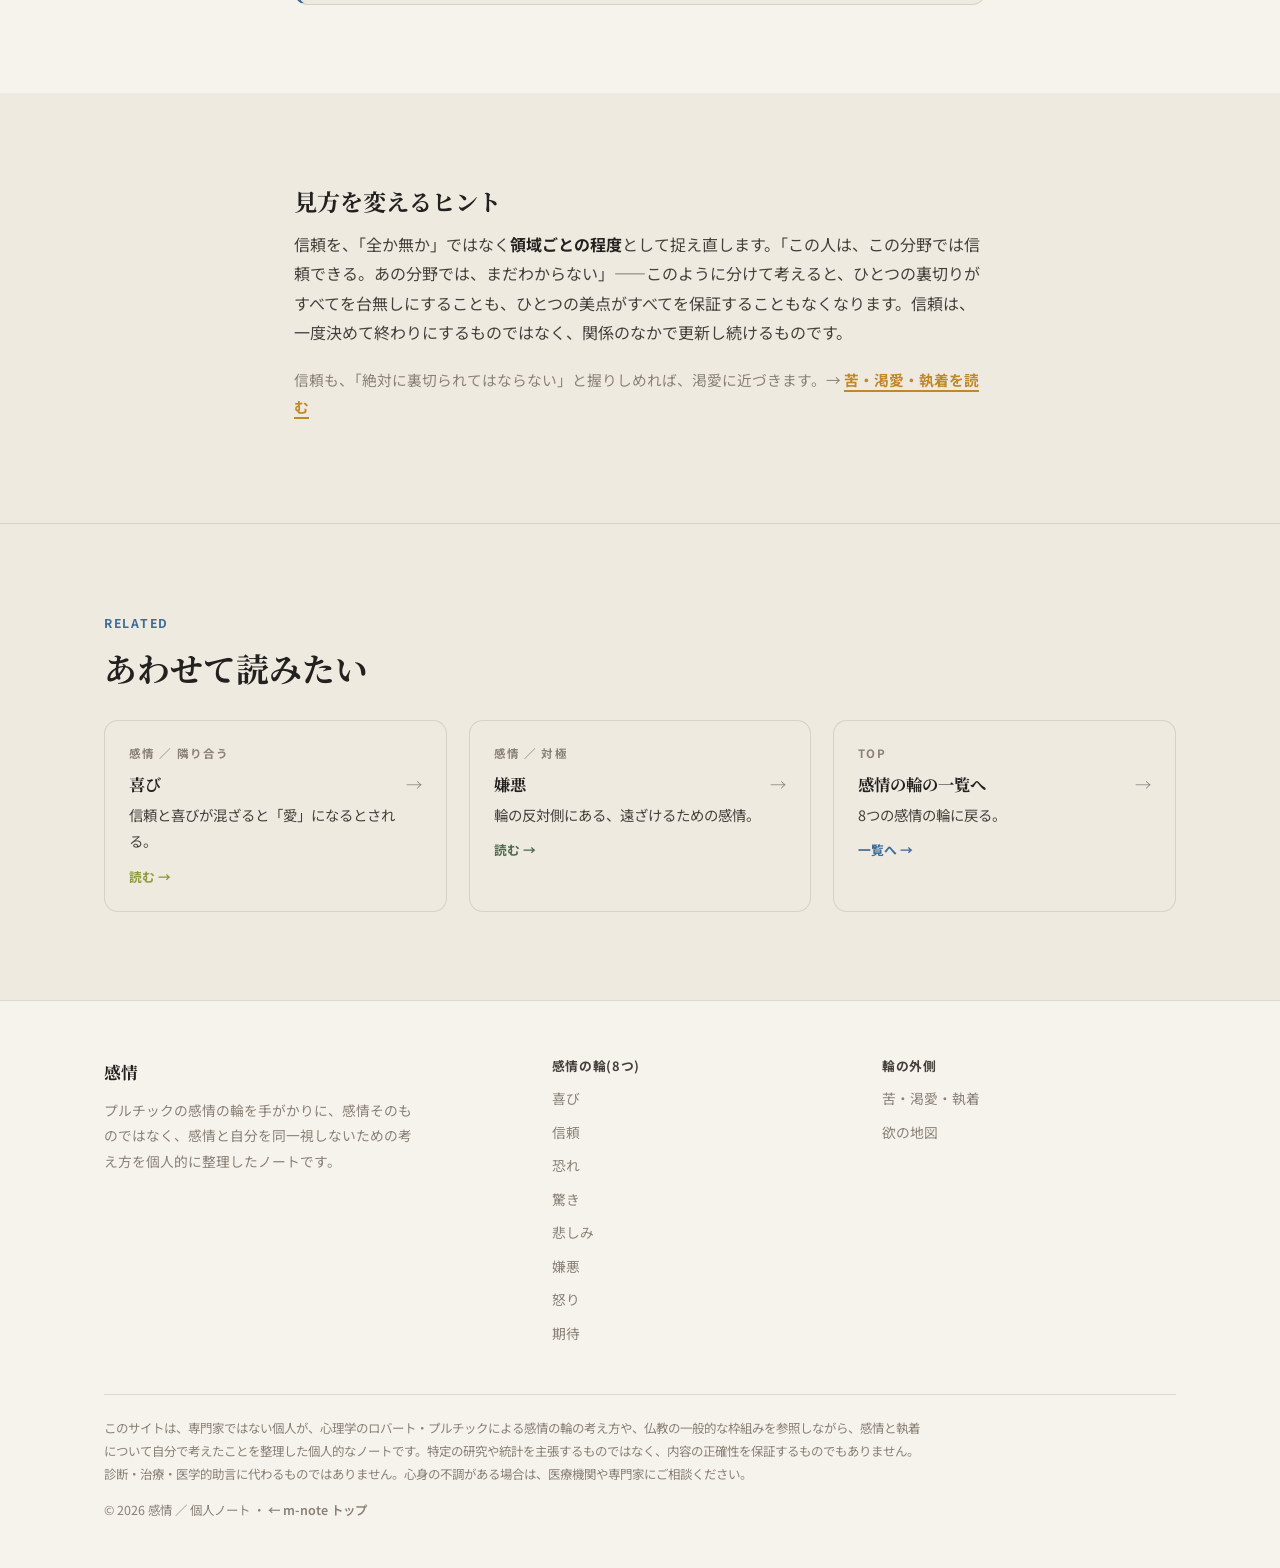
<file: trust.html>
<!DOCTYPE html>
<html lang="ja">
<head>
<meta charset="UTF-8">
<meta name="viewport" content="width=device-width, initial-scale=1.0">
<title>信頼とは｜感情</title>
<meta name="description" content="信頼はなぜ存在するのか。警戒を解き、頼ることを可能にする感情が、なぜ「全か無か」の思考に変わるのか。信頼との距離のとり方を整理しました。">
<link rel="preconnect" href="https://fonts.googleapis.com">
<link rel="preconnect" href="https://fonts.gstatic.com" crossorigin>
<link href="https://fonts.googleapis.com/css2?family=Noto+Sans+JP:wght@400;500;700;900&family=Noto+Serif+JP:wght@600;700;900&display=swap" rel="stylesheet">
<link rel="stylesheet" href="assets/style.css">
</head>
<body data-nav="trust" style="--c:var(--c-trust)">
<div class="mnote-topbar"><a href="../">m-note</a></div>

<header class="page-hero">
  <div class="wrap">
    <div class="breadcrumb"><a href="index.html">感情</a><span class="sep">/</span><span>信頼</span></div>
    <div class="emo-hero">
      <div class="glyph">信</div>
      <div class="txt">
        <div class="color-tag"><span class="sw"></span>TRUST ／ 縹色（はなだいろ）</div>
        <h1>信頼</h1>
        <p class="lead">警戒を解き、頼ることを可能にする感情が、「疑うことは悪いことだ」という思考停止に変わることがあります。</p>
      </div>
    </div>
  </div>
</header>

<nav class="anchor-nav">
  <div class="wrap">
    <a href="#what">信頼とは</a>
    <a href="#why">なぜ存在するのか</a>
    <a href="#trap">こじれるとどうなるか</a>
    <a href="#shift">見方を変えるヒント</a>
  </div>
</nav>

<section id="what">
  <div class="wrap-narrow prose reveal">
    <h2>信頼とは、何か</h2>
    <p>信頼は、対象——人、状況、自分自身——が<b>自分に害を与えない、あるいは支えてくれる</b>と感じたときに生じる感情です。警戒がゆるみ、近づくこと、頼ること、心を開くことが可能になります。</p>
  </div>
</section>

<section id="why" style="background:var(--paper-2)">
  <div class="wrap-narrow prose reveal">
    <h2>なぜ存在するのか</h2>
    <p>信頼は、協力関係や愛着を築き、集団のなかで助け合うために備わった感情だと考えられています。安全な相手を見分け、絆を深め、ひとりでは対処できないことに、他者の力を借りられるようにする——社会的な生きものである人間にとって、根本的な機能を持つ感情です。</p>
  </div>
</section>

<section id="trap">
  <div class="wrap-narrow prose reveal">
    <h2>こじれると、どうなるか</h2>
    <p>信頼がこじれる方向は、大きく2つあります。ひとつは、<b>疑うことそのものを悪いことだと感じてしまう</b>過剰な信頼（盲信）。相手のふるまいを検討する余地を失い、都合の悪い事実からも目をそらしてしまいます。もうひとつは逆に、一度裏切られた経験から「誰も信頼できない」へと大きく振れてしまう、全か無かの思考です。</p>
    <div class="callout"><p><b>どちらも、信頼を「一度決めたら変えられないもの」にしてしまっている点は共通しています。</b><br>信頼は本来、白か黒かではなく、相手や場面によって濃淡があるものです。</p></div>
  </div>
</section>

<section id="shift" style="background:var(--paper-2)">
  <div class="wrap-narrow prose reveal">
    <h2>見方を変えるヒント</h2>
    <p>信頼を、「全か無か」ではなく<b>領域ごとの程度</b>として捉え直します。「この人は、この分野では信頼できる。あの分野では、まだわからない」——このように分けて考えると、ひとつの裏切りがすべてを台無しにすることも、ひとつの美点がすべてを保証することもなくなります。信頼は、一度決めて終わりにするものではなく、関係のなかで更新し続けるものです。</p>
    <p style="margin-top:18px;color:var(--muted);font-size:.92rem">信頼も、「絶対に裏切られてはならない」と握りしめれば、渇愛に近づきます。→ <a href="desire.html" style="color:var(--c-desire);font-weight:700;text-decoration:none;border-bottom:2px solid var(--c-desire)">苦・渇愛・執着を読む</a></p>
  </div>
</section>

<section class="related">
  <div class="wrap">
    <div class="sec-head reveal" style="margin-bottom:30px">
      <span class="sec-eyebrow">RELATED</span>
      <h2 class="sec-title">あわせて読みたい</h2>
    </div>
    <div class="grid g-3">
      <a class="link-card reveal" style="--c:var(--c-joy)" href="joy.html"><div class="tag">感情 ／ 隣り合う</div><h3>喜び<span class="arr">→</span></h3><p>信頼と喜びが混ざると「愛」になるとされる。</p><div class="foot">読む →</div></a>
      <a class="link-card reveal" style="--c:var(--c-disgust)" href="disgust.html"><div class="tag">感情 ／ 対極</div><h3>嫌悪<span class="arr">→</span></h3><p>輪の反対側にある、遠ざけるための感情。</p><div class="foot">読む →</div></a>
      <a class="link-card reveal" href="index.html"><div class="tag">TOP</div><h3>感情の輪の一覧へ<span class="arr">→</span></h3><p>8つの感情の輪に戻る。</p><div class="foot">一覧へ →</div></a>
    </div>
  </div>
</section>

<script src="assets/site.js"></script>
</body>
</html>
</file>
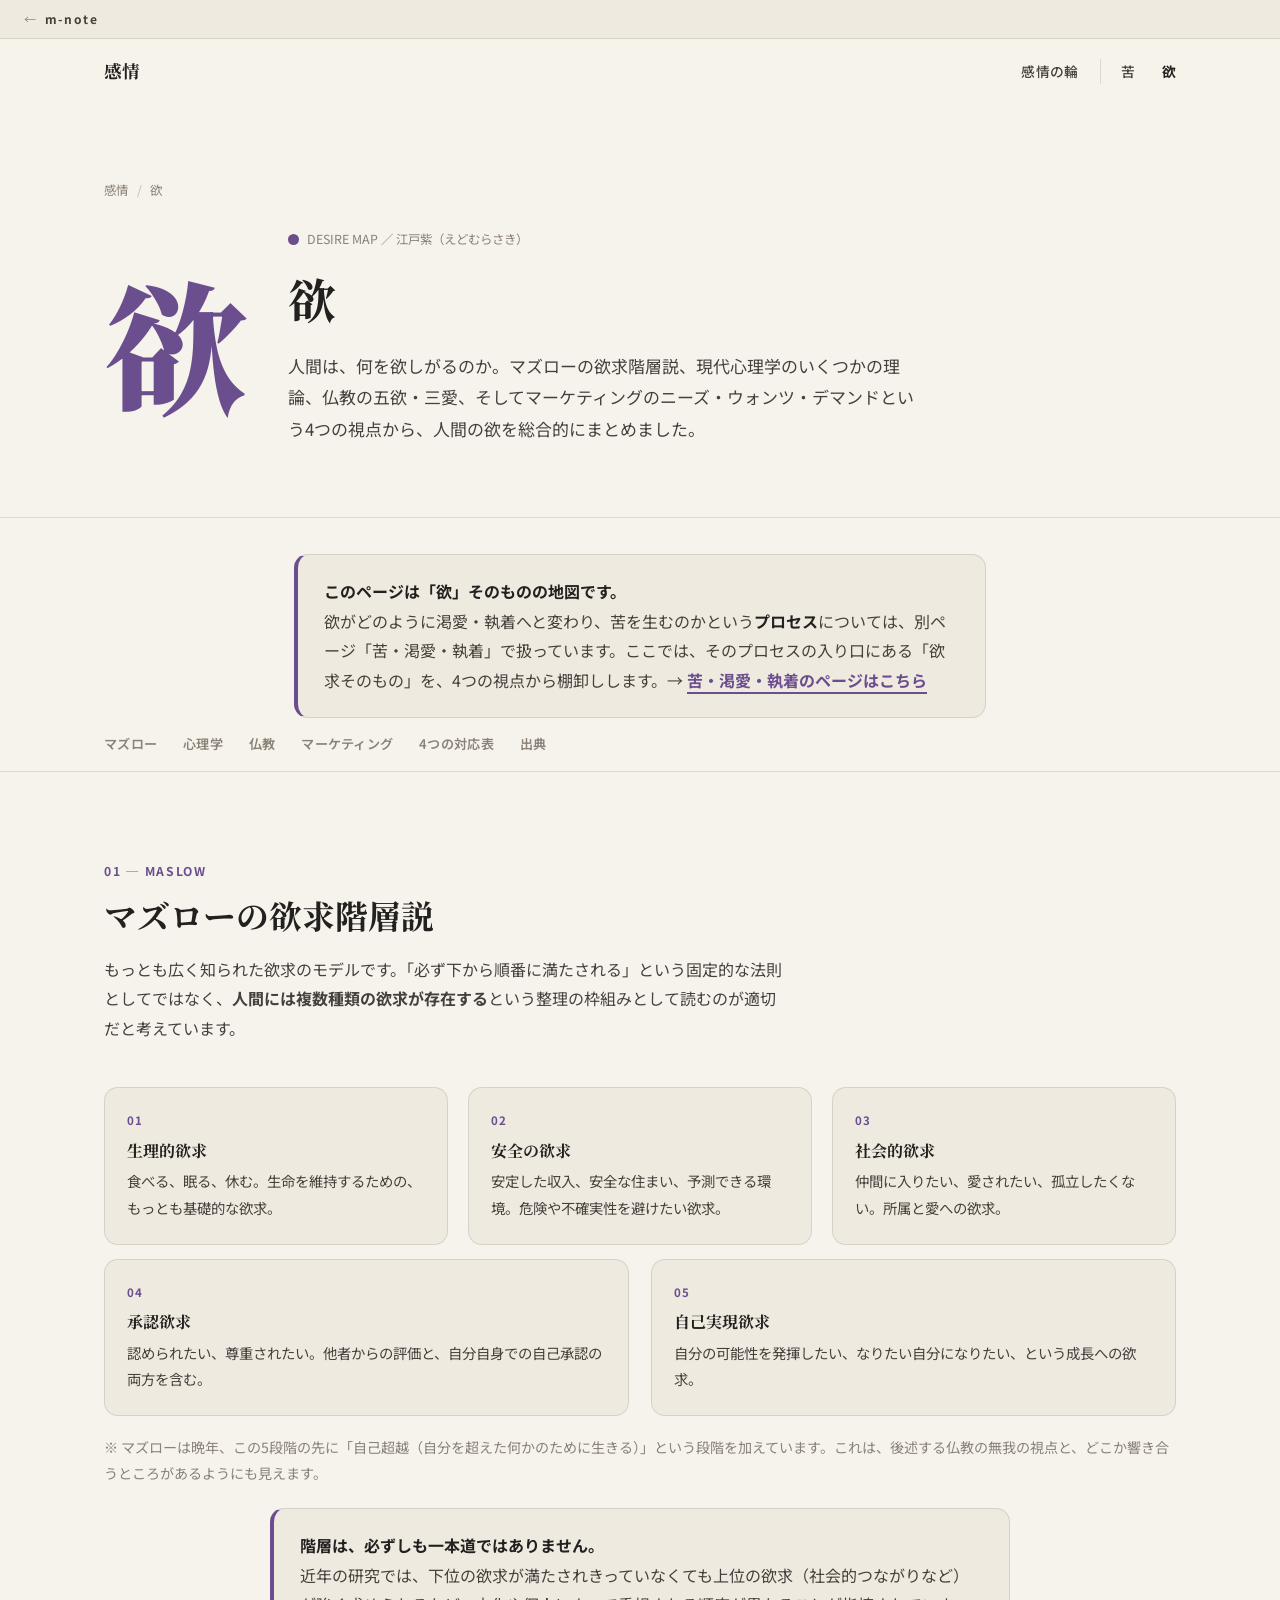
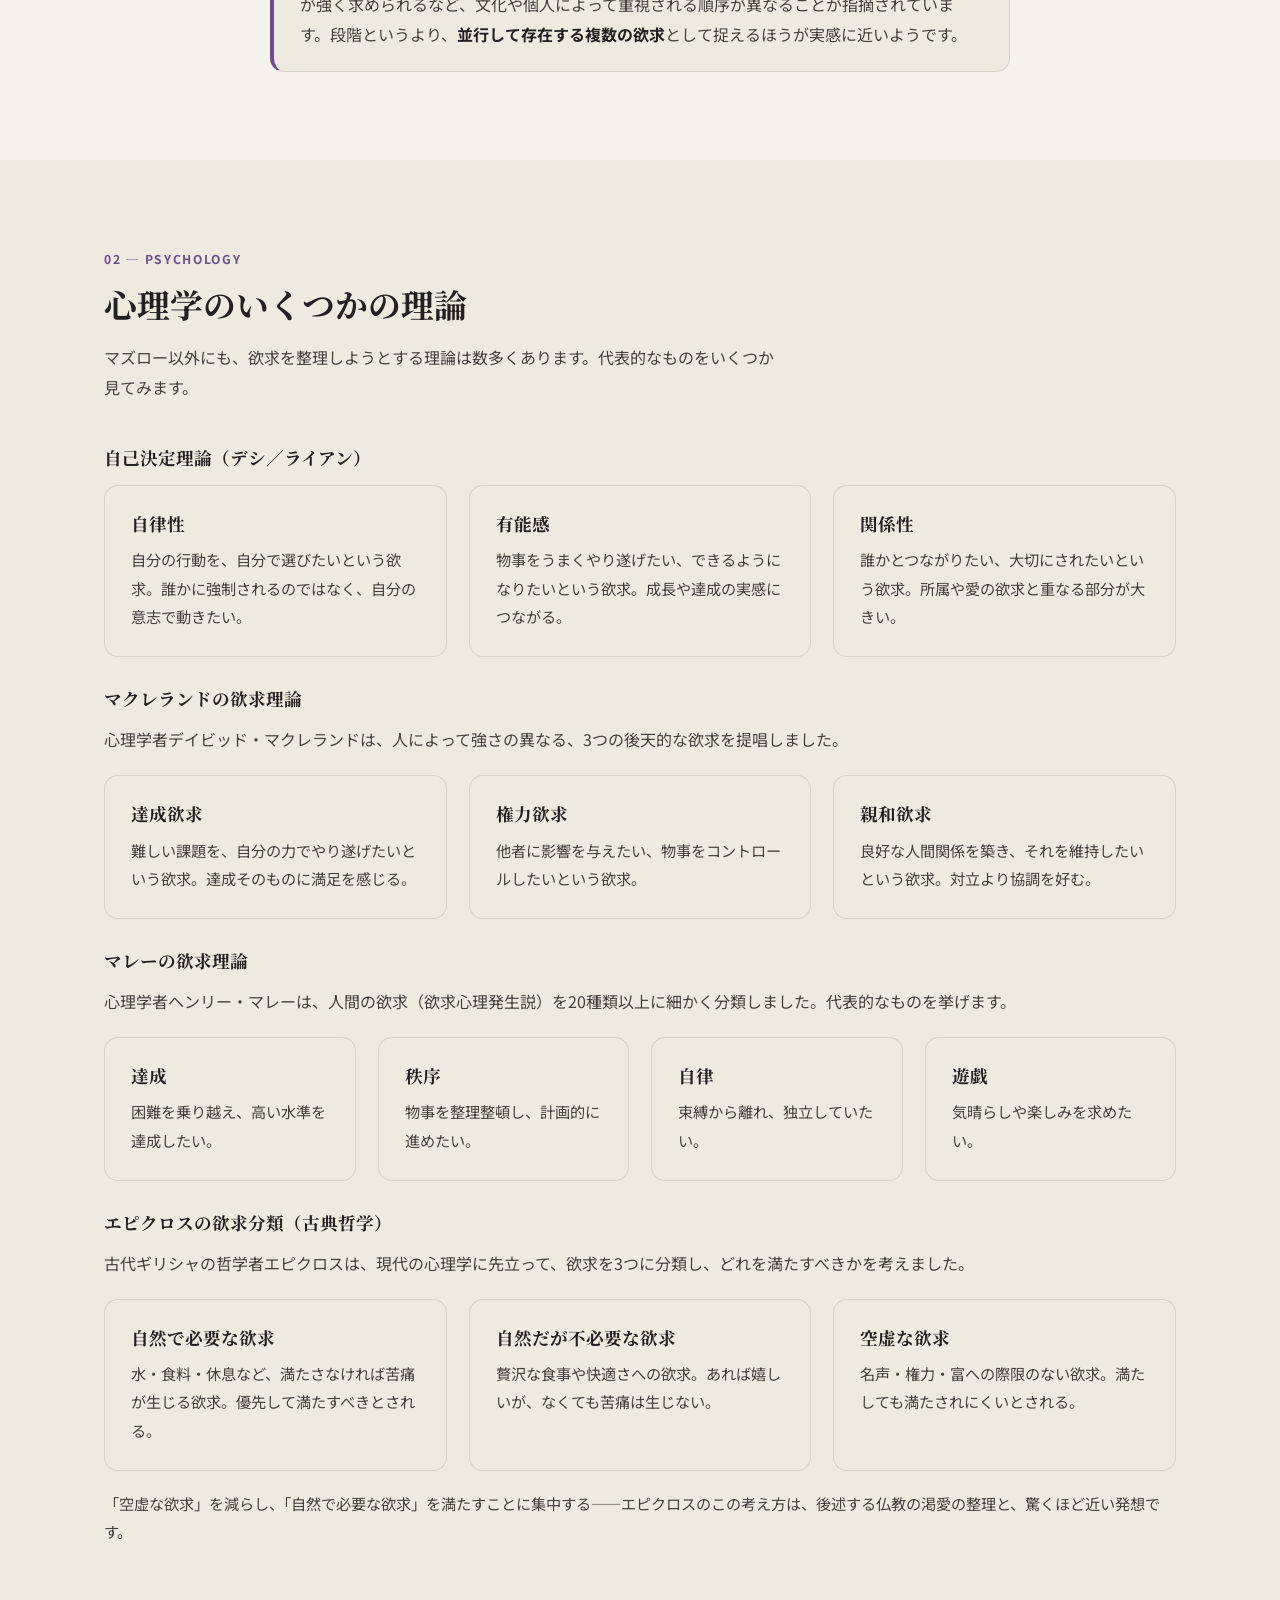
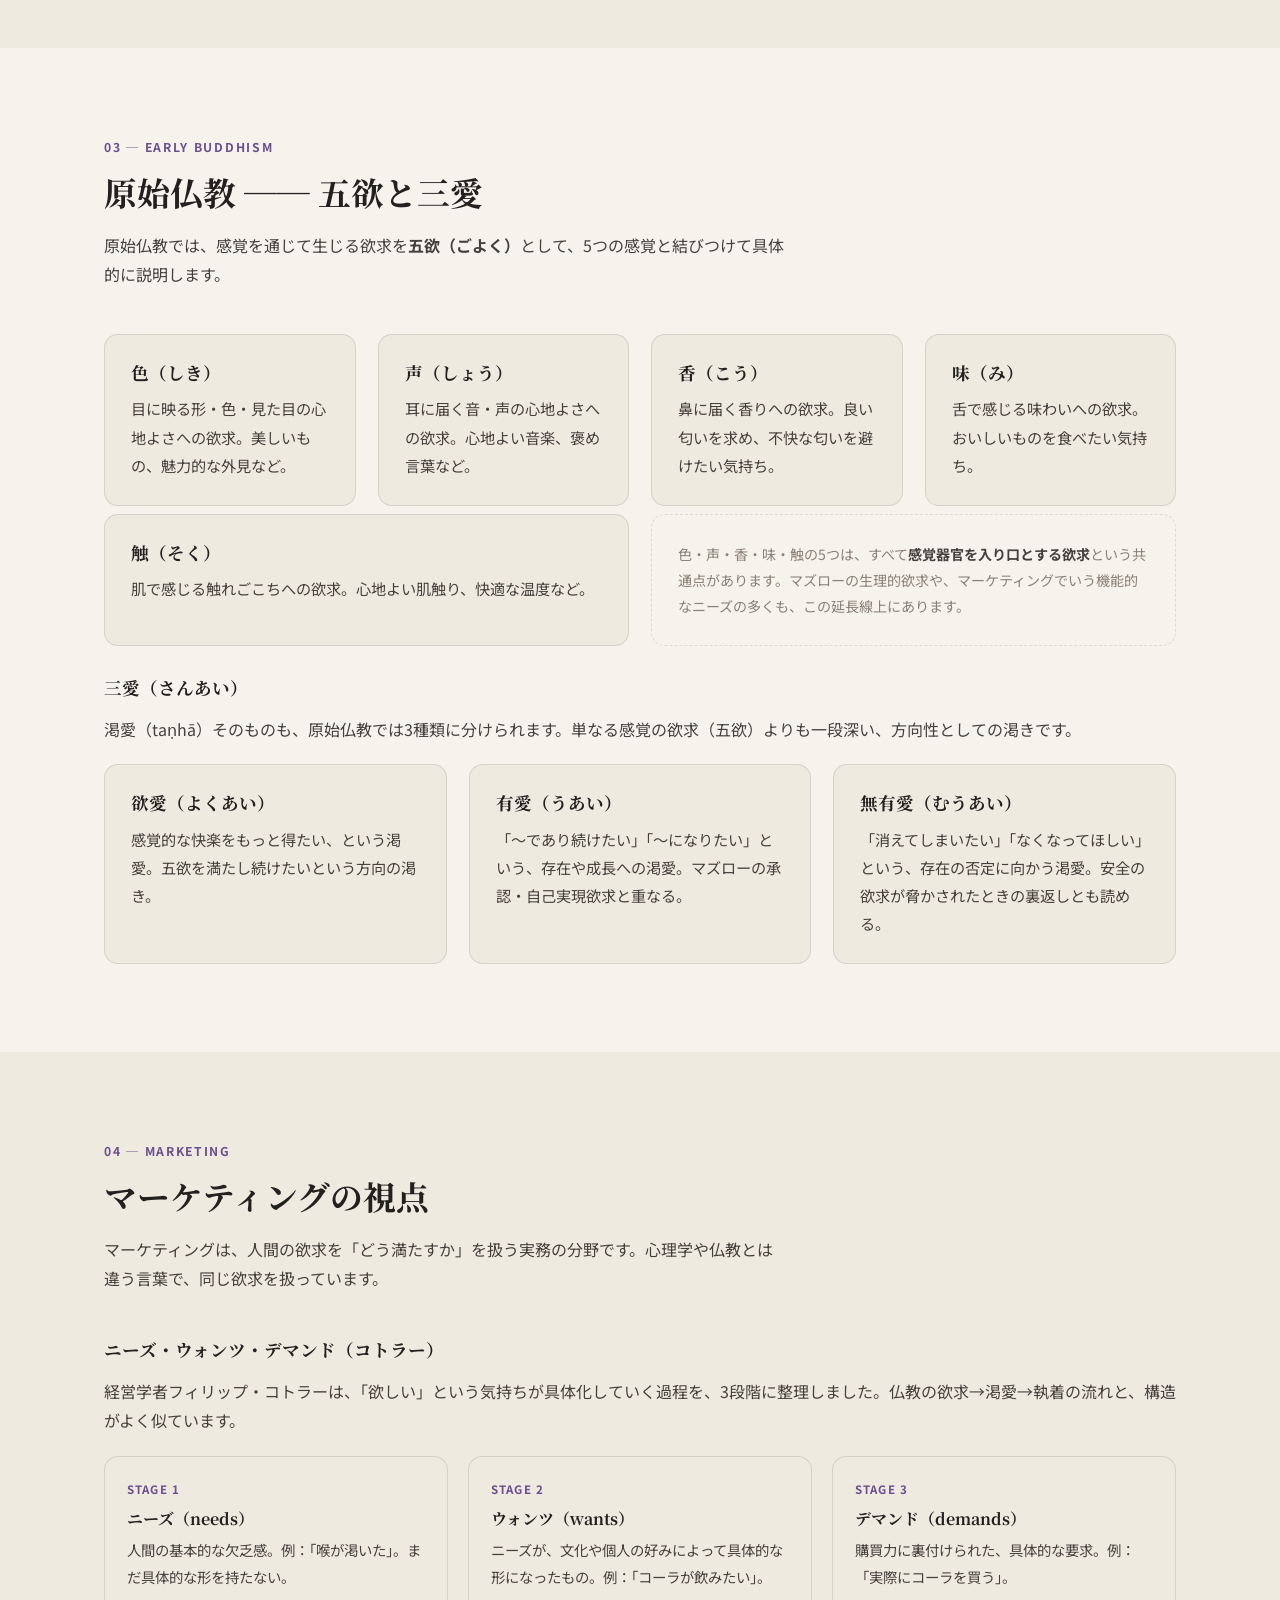
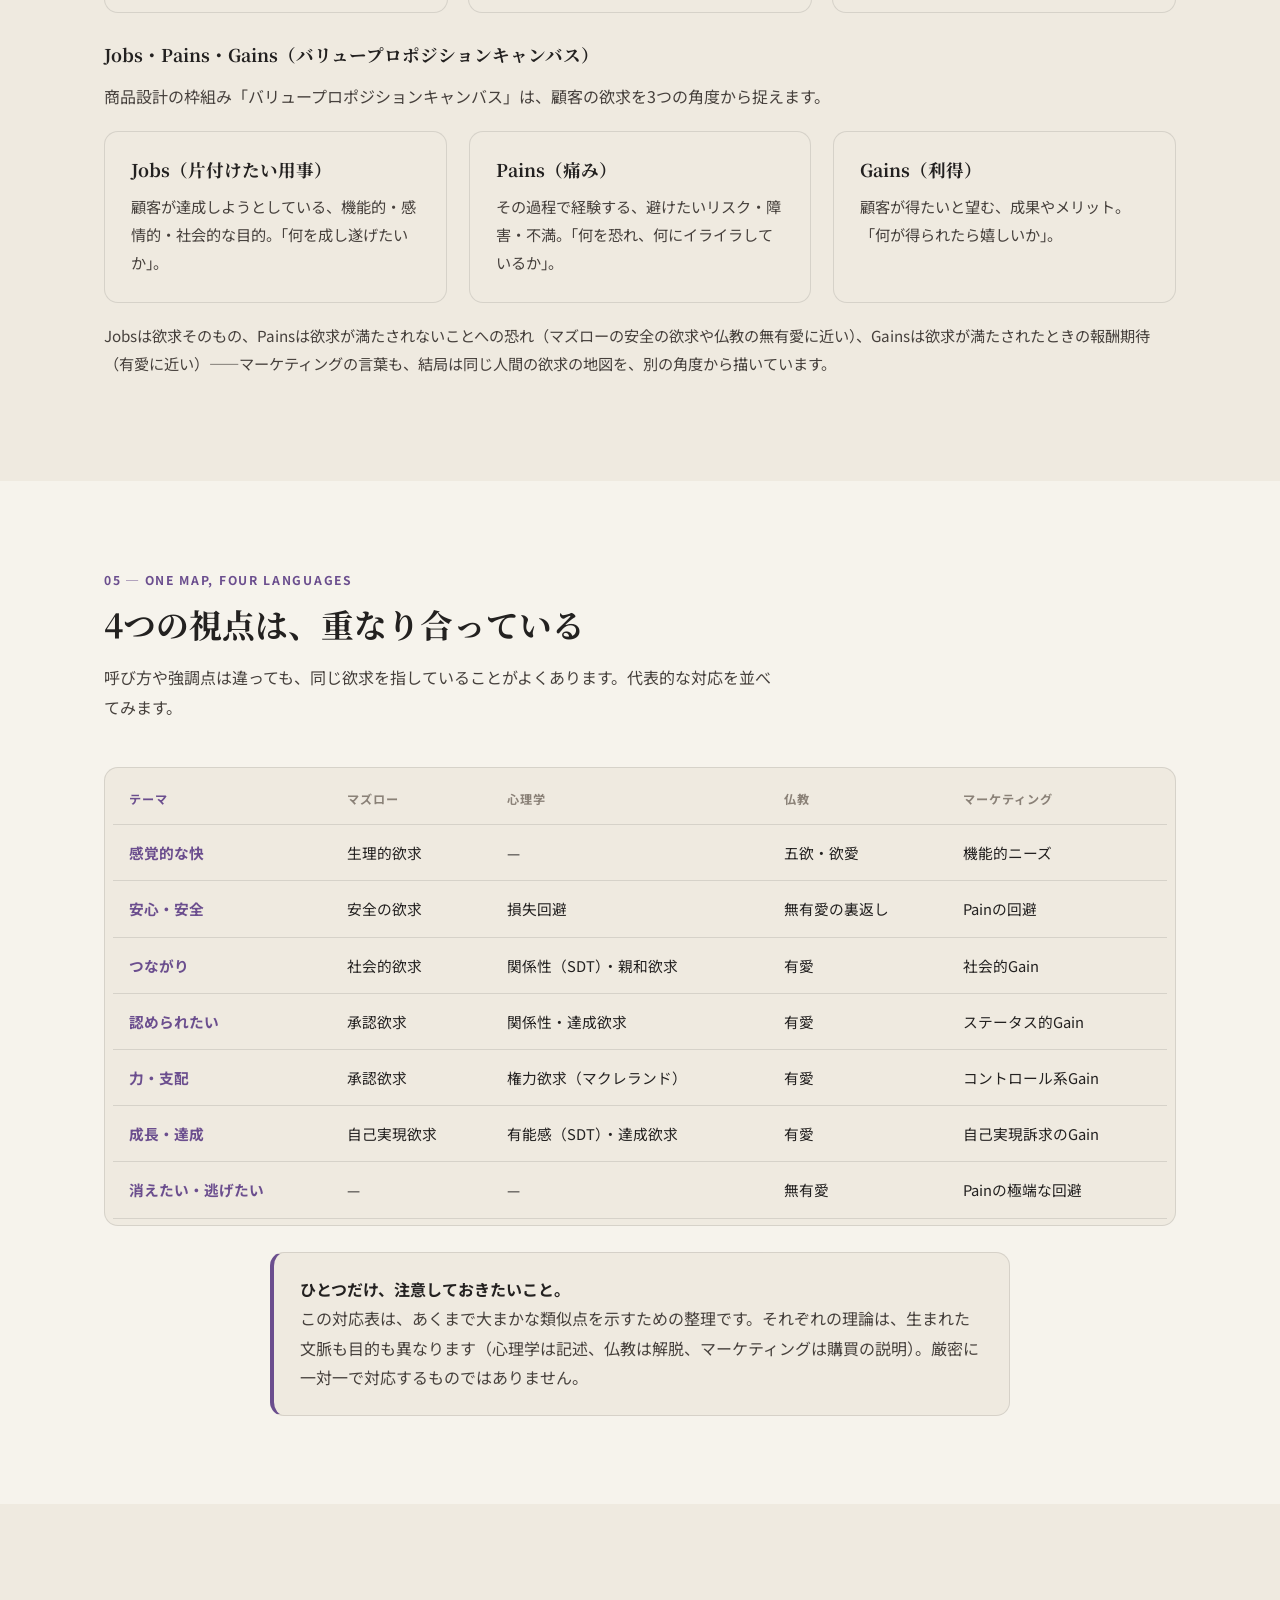
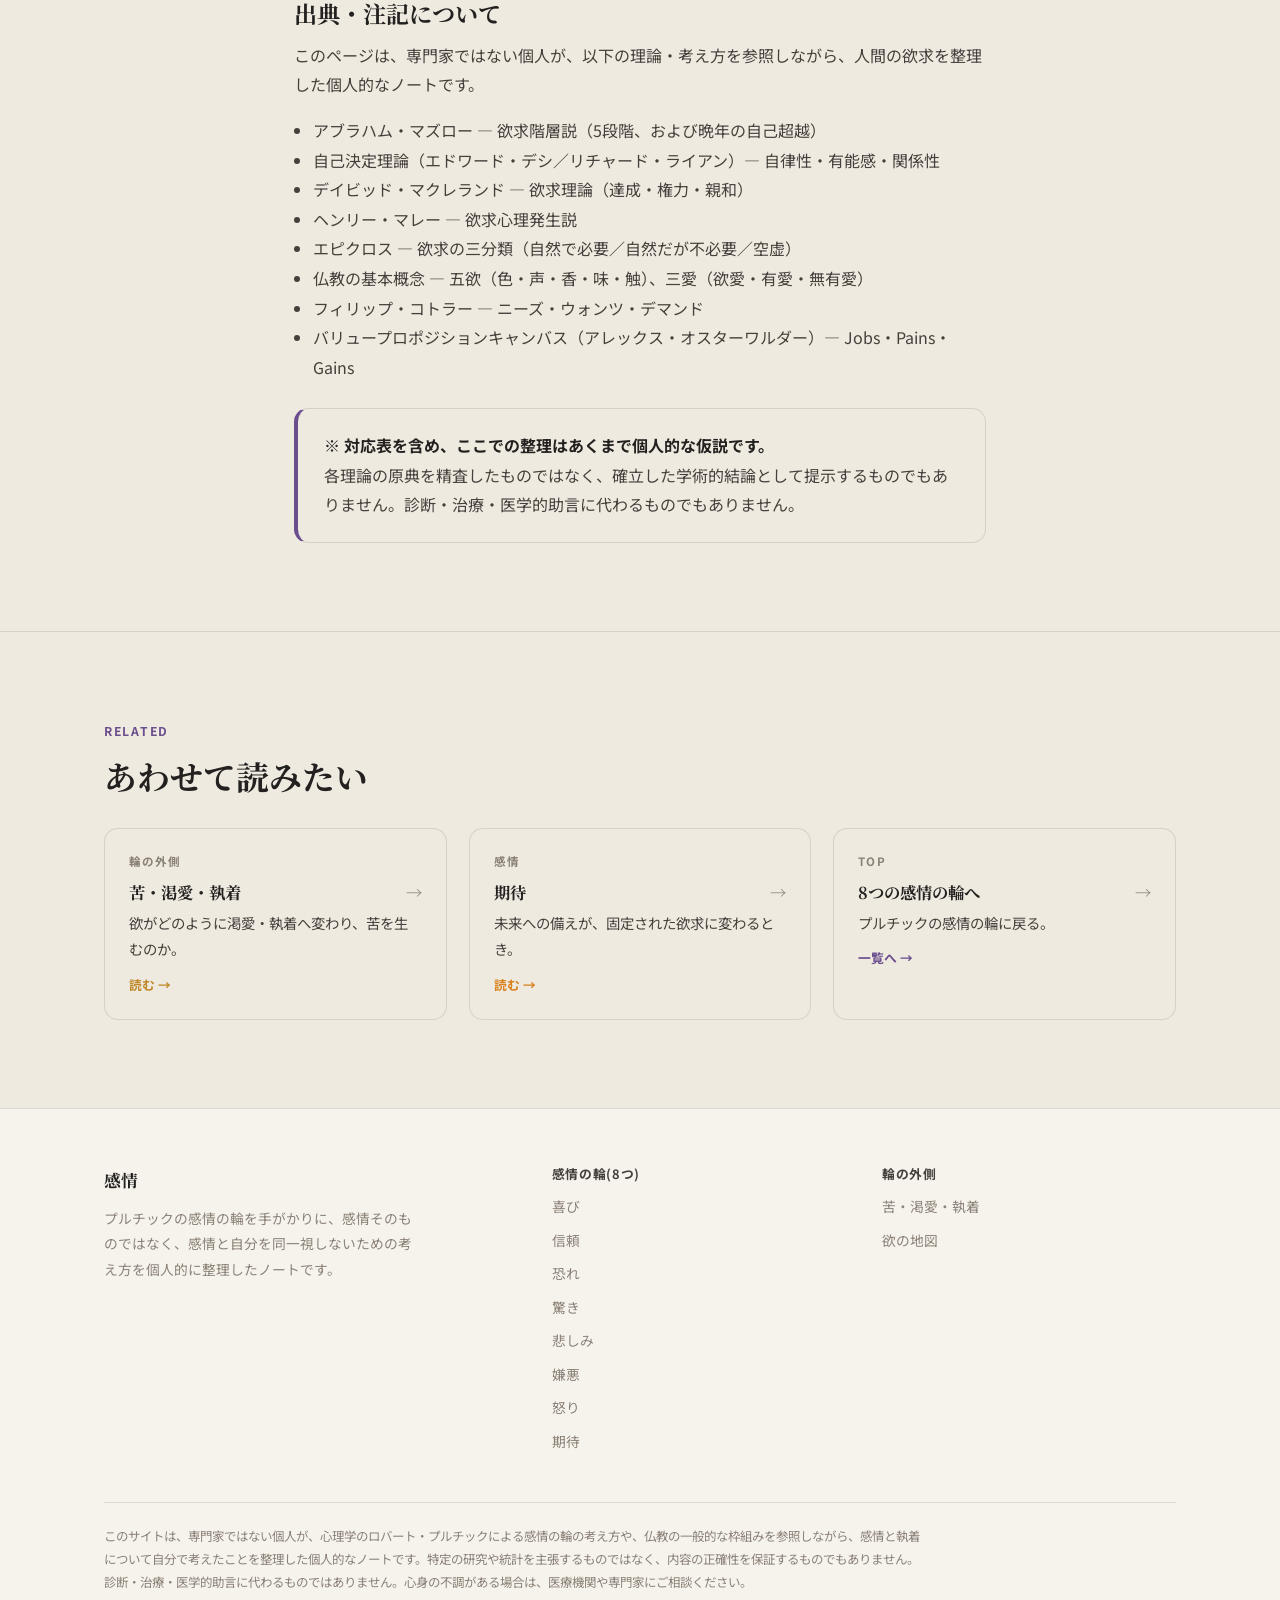
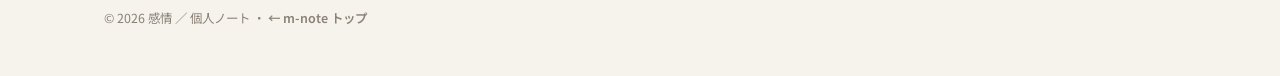
<file: wants.html>
<!DOCTYPE html>
<html lang="ja">
<head>
<meta charset="UTF-8">
<meta name="viewport" content="width=device-width, initial-scale=1.0">
<title>欲とは何か｜マズロー・心理学・仏教・マーケティングから見る人間の欲求｜感情</title>
<meta name="description" content="人間には、どんな欲があるのか。マズローの欲求階層説、自己決定理論やマクレランドの欲求理論などの心理学、仏教の五欲・三愛、そしてマーケティングのニーズ・ウォンツ・デマンド、Jobs・Pains・Gainsという4つの視点から、人間の欲を総合的にまとめたノートです。">
<link rel="preconnect" href="https://fonts.googleapis.com">
<link rel="preconnect" href="https://fonts.gstatic.com" crossorigin>
<link href="https://fonts.googleapis.com/css2?family=Noto+Sans+JP:wght@400;500;700;900&family=Noto+Serif+JP:wght@600;700;900&display=swap" rel="stylesheet">
<link rel="stylesheet" href="assets/style.css">
</head>
<body data-nav="wants" style="--c:var(--c-wants)">
<div class="mnote-topbar"><a href="../">m-note</a></div>

<header class="page-hero">
  <div class="wrap">
    <div class="breadcrumb"><a href="index.html">感情</a><span class="sep">/</span><span>欲</span></div>
    <div class="emo-hero">
      <div class="glyph">欲</div>
      <div class="txt">
        <div class="color-tag"><span class="sw"></span>DESIRE MAP ／ 江戸紫（えどむらさき）</div>
        <h1>欲</h1>
        <p class="lead">人間は、何を欲しがるのか。マズローの欲求階層説、現代心理学のいくつかの理論、仏教の五欲・三愛、そしてマーケティングのニーズ・ウォンツ・デマンドという4つの視点から、人間の欲を総合的にまとめました。</p>
      </div>
    </div>
  </div>
</header>

<section style="padding:36px 0 0">
  <div class="wrap-narrow reveal">
    <div class="callout" style="border-left-color:var(--c)"><p><b>このページは「欲」そのものの地図です。</b><br>欲がどのように渇愛・執着へと変わり、苦を生むのかという<b>プロセス</b>については、別ページ「苦・渇愛・執着」で扱っています。ここでは、そのプロセスの入り口にある「欲求そのもの」を、4つの視点から棚卸しします。→ <a href="desire.html" style="color:var(--c);font-weight:700;text-decoration:none;border-bottom:2px solid var(--c)">苦・渇愛・執着のページはこちら</a></p></div>
  </div>
</section>

<nav class="anchor-nav">
  <div class="wrap">
    <a href="#maslow">マズロー</a>
    <a href="#psychology">心理学</a>
    <a href="#buddhism">仏教</a>
    <a href="#marketing">マーケティング</a>
    <a href="#map">4つの対応表</a>
    <a href="#source">出典</a>
  </div>
</nav>

<!-- 01 maslow -->
<section id="maslow">
  <div class="wrap">
    <div class="sec-head reveal">
      <span class="sec-eyebrow">01 ─ MASLOW</span>
      <h2 class="sec-title">マズローの欲求階層説</h2>
      <p class="lead">もっとも広く知られた欲求のモデルです。「必ず下から順番に満たされる」という固定的な法則としてではなく、<b>人間には複数種類の欲求が存在する</b>という整理の枠組みとして読むのが適切だと考えています。</p>
    </div>
    <div class="pillars" style="margin-bottom:14px">
      <div class="pillar reveal"><div class="pn">01</div><h4>生理的欲求</h4><p>食べる、眠る、休む。生命を維持するための、もっとも基礎的な欲求。</p></div>
      <div class="pillar reveal"><div class="pn">02</div><h4>安全の欲求</h4><p>安定した収入、安全な住まい、予測できる環境。危険や不確実性を避けたい欲求。</p></div>
      <div class="pillar reveal"><div class="pn">03</div><h4>社会的欲求</h4><p>仲間に入りたい、愛されたい、孤立したくない。所属と愛への欲求。</p></div>
    </div>
    <div class="grid g-2">
      <div class="pillar reveal"><div class="pn">04</div><h4>承認欲求</h4><p>認められたい、尊重されたい。他者からの評価と、自分自身での自己承認の両方を含む。</p></div>
      <div class="pillar reveal"><div class="pn">05</div><h4>自己実現欲求</h4><p>自分の可能性を発揮したい、なりたい自分になりたい、という成長への欲求。</p></div>
    </div>
    <p class="reveal" style="margin-top:18px;color:var(--muted);font-size:.88rem">※ マズローは晩年、この5段階の先に「自己超越（自分を超えた何かのために生きる）」という段階を加えています。これは、後述する仏教の無我の視点と、どこか響き合うところがあるようにも見えます。</p>
    <div class="wrap-narrow" style="padding:0;margin-top:22px">
      <div class="callout reveal"><p><b>階層は、必ずしも一本道ではありません。</b><br>近年の研究では、下位の欲求が満たされきっていなくても上位の欲求（社会的つながりなど）が強く求められるなど、文化や個人によって重視される順序が異なることが指摘されています。段階というより、<b>並行して存在する複数の欲求</b>として捉えるほうが実感に近いようです。</p></div>
    </div>
  </div>
</section>

<!-- 02 psychology -->
<section id="psychology" style="background:var(--paper-2)">
  <div class="wrap">
    <div class="sec-head reveal">
      <span class="sec-eyebrow">02 ─ PSYCHOLOGY</span>
      <h2 class="sec-title">心理学のいくつかの理論</h2>
      <p class="lead">マズロー以外にも、欲求を整理しようとする理論は数多くあります。代表的なものをいくつか見てみます。</p>
    </div>

    <h3 style="font-family:var(--font-serif);font-size:1.1rem;margin-bottom:14px">自己決定理論（デシ／ライアン）</h3>
    <div class="grid g-3" style="margin-bottom:30px">
      <div class="card reveal"><h3>自律性</h3><p>自分の行動を、自分で選びたいという欲求。誰かに強制されるのではなく、自分の意志で動きたい。</p></div>
      <div class="card reveal"><h3>有能感</h3><p>物事をうまくやり遂げたい、できるようになりたいという欲求。成長や達成の実感につながる。</p></div>
      <div class="card reveal"><h3>関係性</h3><p>誰かとつながりたい、大切にされたいという欲求。所属や愛の欲求と重なる部分が大きい。</p></div>
    </div>

    <h3 style="font-family:var(--font-serif);font-size:1.1rem;margin-bottom:14px">マクレランドの欲求理論</h3>
    <p style="color:var(--ink-soft);margin-bottom:20px">心理学者デイビッド・マクレランドは、人によって強さの異なる、3つの後天的な欲求を提唱しました。</p>
    <div class="grid g-3" style="margin-bottom:30px">
      <div class="card reveal"><h3>達成欲求</h3><p>難しい課題を、自分の力でやり遂げたいという欲求。達成そのものに満足を感じる。</p></div>
      <div class="card reveal"><h3>権力欲求</h3><p>他者に影響を与えたい、物事をコントロールしたいという欲求。</p></div>
      <div class="card reveal"><h3>親和欲求</h3><p>良好な人間関係を築き、それを維持したいという欲求。対立より協調を好む。</p></div>
    </div>

    <h3 style="font-family:var(--font-serif);font-size:1.1rem;margin-bottom:14px">マレーの欲求理論</h3>
    <p style="color:var(--ink-soft);margin-bottom:20px">心理学者ヘンリー・マレーは、人間の欲求（欲求心理発生説）を20種類以上に細かく分類しました。代表的なものを挙げます。</p>
    <div class="grid g-4" style="margin-bottom:30px">
      <div class="card reveal"><h3>達成</h3><p>困難を乗り越え、高い水準を達成したい。</p></div>
      <div class="card reveal"><h3>秩序</h3><p>物事を整理整頓し、計画的に進めたい。</p></div>
      <div class="card reveal"><h3>自律</h3><p>束縛から離れ、独立していたい。</p></div>
      <div class="card reveal"><h3>遊戯</h3><p>気晴らしや楽しみを求めたい。</p></div>
    </div>

    <h3 style="font-family:var(--font-serif);font-size:1.1rem;margin-bottom:14px">エピクロスの欲求分類（古典哲学）</h3>
    <p style="color:var(--ink-soft);margin-bottom:20px">古代ギリシャの哲学者エピクロスは、現代の心理学に先立って、欲求を3つに分類し、どれを満たすべきかを考えました。</p>
    <div class="grid g-3">
      <div class="card reveal"><h3>自然で必要な欲求</h3><p>水・食料・休息など、満たさなければ苦痛が生じる欲求。優先して満たすべきとされる。</p></div>
      <div class="card reveal"><h3>自然だが不必要な欲求</h3><p>贅沢な食事や快適さへの欲求。あれば嬉しいが、なくても苦痛は生じない。</p></div>
      <div class="card reveal"><h3>空虚な欲求</h3><p>名声・権力・富への際限のない欲求。満たしても満たされにくいとされる。</p></div>
    </div>
    <p class="reveal" style="margin-top:18px;color:var(--ink-soft);font-size:.95rem">「空虚な欲求」を減らし、「自然で必要な欲求」を満たすことに集中する——エピクロスのこの考え方は、後述する仏教の渇愛の整理と、驚くほど近い発想です。</p>
  </div>
</section>

<!-- 03 buddhism -->
<section id="buddhism">
  <div class="wrap">
    <div class="sec-head reveal">
      <span class="sec-eyebrow">03 ─ EARLY BUDDHISM</span>
      <h2 class="sec-title">原始仏教 ── 五欲と三愛</h2>
      <p class="lead">原始仏教では、感覚を通じて生じる欲求を<b>五欲（ごよく）</b>として、5つの感覚と結びつけて具体的に説明します。</p>
    </div>
    <div class="grid g-4" style="margin-bottom:8px">
      <div class="card reveal"><h3>色（しき）</h3><p>目に映る形・色・見た目の心地よさへの欲求。美しいもの、魅力的な外見など。</p></div>
      <div class="card reveal"><h3>声（しょう）</h3><p>耳に届く音・声の心地よさへの欲求。心地よい音楽、褒め言葉など。</p></div>
      <div class="card reveal"><h3>香（こう）</h3><p>鼻に届く香りへの欲求。良い匂いを求め、不快な匂いを避けたい気持ち。</p></div>
      <div class="card reveal"><h3>味（み）</h3><p>舌で感じる味わいへの欲求。おいしいものを食べたい気持ち。</p></div>
    </div>
    <div class="grid g-2" style="margin-bottom:30px">
      <div class="card reveal"><h3>触（そく）</h3><p>肌で感じる触れごこちへの欲求。心地よい肌触り、快適な温度など。</p></div>
      <div class="card reveal" style="background:transparent;border-style:dashed"><p style="margin:0;color:var(--muted);font-size:.88rem">色・声・香・味・触の5つは、すべて<b style="color:var(--ink-soft)">感覚器官を入り口とする欲求</b>という共通点があります。マズローの生理的欲求や、マーケティングでいう機能的なニーズの多くも、この延長線上にあります。</p></div>
    </div>

    <h3 style="font-family:var(--font-serif);font-size:1.1rem;margin-bottom:14px">三愛（さんあい）</h3>
    <p style="color:var(--ink-soft);margin-bottom:20px">渇愛（taṇhā）そのものも、原始仏教では3種類に分けられます。単なる感覚の欲求（五欲）よりも一段深い、方向性としての渇きです。</p>
    <div class="grid g-3">
      <div class="card reveal"><h3>欲愛（よくあい）</h3><p>感覚的な快楽をもっと得たい、という渇愛。五欲を満たし続けたいという方向の渇き。</p></div>
      <div class="card reveal"><h3>有愛（うあい）</h3><p>「〜であり続けたい」「〜になりたい」という、存在や成長への渇愛。マズローの承認・自己実現欲求と重なる。</p></div>
      <div class="card reveal"><h3>無有愛（むうあい）</h3><p>「消えてしまいたい」「なくなってほしい」という、存在の否定に向かう渇愛。安全の欲求が脅かされたときの裏返しとも読める。</p></div>
    </div>
  </div>
</section>

<!-- 04 marketing -->
<section id="marketing" style="background:var(--paper-2)">
  <div class="wrap">
    <div class="sec-head reveal">
      <span class="sec-eyebrow">04 ─ MARKETING</span>
      <h2 class="sec-title">マーケティングの視点</h2>
      <p class="lead">マーケティングは、人間の欲求を「どう満たすか」を扱う実務の分野です。心理学や仏教とは違う言葉で、同じ欲求を扱っています。</p>
    </div>

    <h3 style="font-family:var(--font-serif);font-size:1.1rem;margin-bottom:14px">ニーズ・ウォンツ・デマンド（コトラー）</h3>
    <p style="color:var(--ink-soft);margin-bottom:20px">経営学者フィリップ・コトラーは、「欲しい」という気持ちが具体化していく過程を、3段階に整理しました。仏教の欲求→渇愛→執着の流れと、構造がよく似ています。</p>
    <div class="pillars" style="margin-bottom:30px">
      <div class="pillar reveal"><div class="pn">STAGE 1</div><h4>ニーズ（needs）</h4><p>人間の基本的な欠乏感。例：「喉が渇いた」。まだ具体的な形を持たない。</p></div>
      <div class="pillar reveal"><div class="pn">STAGE 2</div><h4>ウォンツ（wants）</h4><p>ニーズが、文化や個人の好みによって具体的な形になったもの。例：「コーラが飲みたい」。</p></div>
      <div class="pillar reveal"><div class="pn">STAGE 3</div><h4>デマンド（demands）</h4><p>購買力に裏付けられた、具体的な要求。例：「実際にコーラを買う」。</p></div>
    </div>

    <h3 style="font-family:var(--font-serif);font-size:1.1rem;margin-bottom:14px">Jobs・Pains・Gains（バリュープロポジションキャンバス）</h3>
    <p style="color:var(--ink-soft);margin-bottom:20px">商品設計の枠組み「バリュープロポジションキャンバス」は、顧客の欲求を3つの角度から捉えます。</p>
    <div class="grid g-3">
      <div class="card reveal"><h3>Jobs（片付けたい用事）</h3><p>顧客が達成しようとしている、機能的・感情的・社会的な目的。「何を成し遂げたいか」。</p></div>
      <div class="card reveal"><h3>Pains（痛み）</h3><p>その過程で経験する、避けたいリスク・障害・不満。「何を恐れ、何にイライラしているか」。</p></div>
      <div class="card reveal"><h3>Gains（利得）</h3><p>顧客が得たいと望む、成果やメリット。「何が得られたら嬉しいか」。</p></div>
    </div>
    <p class="reveal" style="margin-top:18px;color:var(--ink-soft);font-size:.95rem">Jobsは欲求そのもの、Painsは欲求が満たされないことへの恐れ（マズローの安全の欲求や仏教の無有愛に近い）、Gainsは欲求が満たされたときの報酬期待（有愛に近い）——マーケティングの言葉も、結局は同じ人間の欲求の地図を、別の角度から描いています。</p>
  </div>
</section>

<!-- 05 map -->
<section id="map">
  <div class="wrap">
    <div class="sec-head reveal">
      <span class="sec-eyebrow">05 ─ ONE MAP, FOUR LANGUAGES</span>
      <h2 class="sec-title">4つの視点は、重なり合っている</h2>
      <p class="lead">呼び方や強調点は違っても、同じ欲求を指していることがよくあります。代表的な対応を並べてみます。</p>
    </div>
    <div class="compare-wrap reveal">
      <table class="compare">
        <thead><tr><th>テーマ</th><th>マズロー</th><th>心理学</th><th>仏教</th><th>マーケティング</th></tr></thead>
        <tbody>
          <tr><td>感覚的な快</td><td>生理的欲求</td><td>—</td><td>五欲・欲愛</td><td>機能的ニーズ</td></tr>
          <tr><td>安心・安全</td><td>安全の欲求</td><td>損失回避</td><td>無有愛の裏返し</td><td>Painの回避</td></tr>
          <tr><td>つながり</td><td>社会的欲求</td><td>関係性（SDT）・親和欲求</td><td>有愛</td><td>社会的Gain</td></tr>
          <tr><td>認められたい</td><td>承認欲求</td><td>関係性・達成欲求</td><td>有愛</td><td>ステータス的Gain</td></tr>
          <tr><td>力・支配</td><td>承認欲求</td><td>権力欲求（マクレランド）</td><td>有愛</td><td>コントロール系Gain</td></tr>
          <tr><td>成長・達成</td><td>自己実現欲求</td><td>有能感（SDT）・達成欲求</td><td>有愛</td><td>自己実現訴求のGain</td></tr>
          <tr><td>消えたい・逃げたい</td><td>—</td><td>—</td><td>無有愛</td><td>Painの極端な回避</td></tr>
        </tbody>
      </table>
    </div>
    <div class="wrap-narrow" style="padding:0;margin-top:26px">
      <div class="callout reveal"><p><b>ひとつだけ、注意しておきたいこと。</b><br>この対応表は、あくまで大まかな類似点を示すための整理です。それぞれの理論は、生まれた文脈も目的も異なります（心理学は記述、仏教は解脱、マーケティングは購買の説明）。厳密に一対一で対応するものではありません。</p></div>
    </div>
  </div>
</section>

<!-- 06 source -->
<section id="source" style="background:var(--paper-2)">
  <div class="wrap-narrow prose reveal">
    <h2>出典・注記について</h2>
    <p>このページは、専門家ではない個人が、以下の理論・考え方を参照しながら、人間の欲求を整理した個人的なノートです。</p>
    <ul class="src-list" style="color:var(--ink-soft);padding-left:1.2em">
      <li>アブラハム・マズロー — 欲求階層説（5段階、および晩年の自己超越）</li>
      <li>自己決定理論（エドワード・デシ／リチャード・ライアン）— 自律性・有能感・関係性</li>
      <li>デイビッド・マクレランド — 欲求理論（達成・権力・親和）</li>
      <li>ヘンリー・マレー — 欲求心理発生説</li>
      <li>エピクロス — 欲求の三分類（自然で必要／自然だが不必要／空虚）</li>
      <li>仏教の基本概念 — 五欲（色・声・香・味・触）、三愛（欲愛・有愛・無有愛）</li>
      <li>フィリップ・コトラー — ニーズ・ウォンツ・デマンド</li>
      <li>バリュープロポジションキャンバス（アレックス・オスターワルダー）— Jobs・Pains・Gains</li>
    </ul>
    <div class="callout" style="margin-top:26px"><p><b>※ 対応表を含め、ここでの整理はあくまで個人的な仮説です。</b><br>各理論の原典を精査したものではなく、確立した学術的結論として提示するものでもありません。診断・治療・医学的助言に代わるものでもありません。</p></div>
  </div>
</section>

<!-- RELATED -->
<section class="related">
  <div class="wrap">
    <div class="sec-head reveal" style="margin-bottom:30px">
      <span class="sec-eyebrow">RELATED</span>
      <h2 class="sec-title">あわせて読みたい</h2>
    </div>
    <div class="grid g-3">
      <a class="link-card reveal" style="--c:var(--c-desire)" href="desire.html"><div class="tag">輪の外側</div><h3>苦・渇愛・執着<span class="arr">→</span></h3><p>欲がどのように渇愛・執着へ変わり、苦を生むのか。</p><div class="foot">読む →</div></a>
      <a class="link-card reveal" style="--c:var(--c-anticipation)" href="anticipation.html"><div class="tag">感情</div><h3>期待<span class="arr">→</span></h3><p>未来への備えが、固定された欲求に変わるとき。</p><div class="foot">読む →</div></a>
      <a class="link-card reveal" href="index.html"><div class="tag">TOP</div><h3>8つの感情の輪へ<span class="arr">→</span></h3><p>プルチックの感情の輪に戻る。</p><div class="foot">一覧へ →</div></a>
    </div>
  </div>
</section>

<script src="assets/site.js"></script>
</body>
</html>
</file>
<file: assets/style.css>
/* ===========================================================
   感情 — m-note.uk/emotions/
   プルチックの感情の輪(8つの基本感情)＋「欲・渇愛・執着」の独立ページ
   =========================================================== */

:root{
  --paper:#F6F3EC;
  --paper-2:#EFEAE0;
  --ink:#232120;
  --ink-soft:#46403c;
  --muted:#8a8177;
  --line:rgba(35,33,32,.12);
  --line-strong:rgba(35,33,32,.24);

  /* プルチックの8つの基本感情 */
  --c-joy:#8E9B3C;          /* 萌黄 */
  --c-trust:#3D6C99;        /* 縹色 */
  --c-fear:#7C6E87;         /* 藤鼠 */
  --c-surprise:#4E93A6;     /* 空色 */
  --c-sadness:#4C6478;      /* 藍鼠 */
  --c-disgust:#4F6B4D;      /* 青竹色 */
  --c-anger:#A13D2C;        /* 緋色 */
  --c-anticipation:#D9821F; /* 柑子色 */

  /* 輪の外側：独立ページ */
  --c-desire:#C08829;   /* 金茶 ── 苦・渇愛・執着 */
  --c-wants:#6B4E8E;    /* 江戸紫 ── 欲の地図 */

  --font-serif:'Noto Serif JP', serif;
  --font-sans:'Noto Sans JP', -apple-system, BlinkMacSystemFont, sans-serif;
  --radius:14px;
}

@media (prefers-color-scheme: dark){
  :root{
    --paper:#1a1817;
    --paper-2:#211e1c;
    --ink:#ece7de;
    --ink-soft:#cec8bd;
    --muted:#948b7e;
    --line:rgba(255,255,255,.1);
    --line-strong:rgba(255,255,255,.2);

    --c-joy:#B6C463;
    --c-trust:#7CA7CE;
    --c-fear:#AB9AB8;
    --c-surprise:#8CC4D3;
    --c-sadness:#84A0B6;
    --c-disgust:#84A87F;
    --c-anger:#D06B57;
    --c-anticipation:#F0AE5E;

    --c-desire:#E3AA4A;
    --c-wants:#A98FC7;
  }
}

*{box-sizing:border-box}
html{scroll-behavior:smooth}
body{
  margin:0;
  background:var(--paper);
  color:var(--ink);
  font-family:var(--font-sans);
  font-size:16px;
  line-height:1.85;
  -webkit-font-smoothing:antialiased;
}
img{max-width:100%;display:block}
a{color:inherit}
h1,h2,h3,h4{font-family:var(--font-serif);margin:0 0 .5em;line-height:1.4;font-weight:700}
p{margin:0 0 1em}
.wrap{max-width:1120px;margin:0 auto;padding:0 24px}
.wrap-narrow{max-width:740px;margin:0 auto;padding:0 24px}
section{padding:88px 0}
@media (max-width:720px){section{padding:56px 0}}

/* ---------- topbar (m-note へ戻る) ---------- */
.mnote-topbar{background:var(--paper-2);border-bottom:1px solid var(--line)}
.mnote-topbar .wrap{padding:0}
.mnote-topbar a{display:inline-block;padding:8px 24px;font-size:12px;font-weight:700;letter-spacing:.14em;color:var(--ink-soft);text-decoration:none}
.mnote-topbar a::before{content:"←";font-weight:400;margin-right:7px;opacity:.55}
.mnote-topbar a:hover{color:var(--ink)}

/* ---------- reveal on scroll ---------- */
.reveal{opacity:0;transform:translateY(18px);transition:opacity .7s ease, transform .7s ease}
.reveal.in{opacity:1;transform:translateY(0)}
@media (prefers-reduced-motion: reduce){
  .reveal{opacity:1;transform:none;transition:none}
  html{scroll-behavior:auto}
}

/* ---------- nav ---------- */
.nav{position:sticky;top:0;z-index:40;background:rgba(246,243,236,.86);backdrop-filter:saturate(160%) blur(10px);border-bottom:1px solid transparent;transition:border-color .3s,background .3s}
.nav.scrolled{border-color:var(--line);background:rgba(246,243,236,.96)}
@media (prefers-color-scheme:dark){
  .nav{background:rgba(26,24,23,.86)}
  .nav.scrolled{background:rgba(26,24,23,.96)}
}
.nav-inner{position:relative;max-width:1120px;margin:0 auto;padding:16px 24px;display:flex;align-items:center;justify-content:space-between;gap:20px}
.brand{display:flex;align-items:baseline;gap:8px;text-decoration:none;font-family:var(--font-serif);font-weight:700;font-size:1.1rem;color:var(--ink)}
.brand small{font-family:var(--font-sans);font-weight:400;font-size:.72rem;color:var(--muted);letter-spacing:.05em}
.nav-links{display:flex;align-items:center;gap:26px;flex-wrap:wrap}
.nav-links a{text-decoration:none;font-size:.86rem;font-weight:500;color:var(--ink-soft);letter-spacing:.02em}
.nav-links a:hover{color:var(--ink)}
.nav-links a.active{color:var(--ink);font-weight:700}
.burger{display:none;flex-direction:column;gap:5px;background:none;border:0;padding:6px;cursor:pointer}
.burger span{width:22px;height:2px;background:var(--ink)}
@media (max-width:760px){
  .nav-links{display:none;position:absolute;top:100%;left:0;right:0;background:var(--paper);border-bottom:1px solid var(--line);flex-direction:column;align-items:flex-start;gap:0;padding:6px 24px 14px}
  .nav-links.open{display:flex}
  .nav-links a{padding:11px 0;width:100%;border-bottom:1px dashed var(--line)}
  .burger{display:flex}
}

/* ---------- page hero ---------- */
.page-hero{padding:74px 0 56px;border-bottom:1px solid var(--line)}
.breadcrumb{font-size:.78rem;color:var(--muted);margin-bottom:22px;letter-spacing:.02em}
.breadcrumb a{text-decoration:none;color:var(--muted)}
.breadcrumb a:hover{color:var(--ink)}
.breadcrumb .sep{margin:0 8px;opacity:.5}
.eyebrow{display:inline-block;font-size:.76rem;font-weight:700;letter-spacing:.16em;color:var(--c, var(--ink-soft));margin-bottom:16px;text-transform:uppercase}
.page-hero h1{font-size:clamp(2rem,4.6vw,3rem);margin-bottom:18px}
.page-hero .lead{font-size:1.06rem;color:var(--ink-soft);max-width:640px}

/* emotion hero: giant kanji + heading side by side */
.emo-hero{display:flex;align-items:center;gap:40px;flex-wrap:wrap}
.emo-hero .glyph{
  font-family:var(--font-serif);font-weight:900;line-height:1;
  font-size:clamp(5rem,14vw,9rem);
  color:var(--c);
  flex:0 0 auto;
}
.emo-hero .txt{flex:1 1 320px;min-width:260px}
.color-tag{display:inline-flex;align-items:center;gap:8px;font-size:.78rem;color:var(--muted);margin-bottom:14px}
.color-tag .sw{width:11px;height:11px;border-radius:50%;background:var(--c);display:inline-block}

/* ---------- anchor nav ---------- */
.anchor-nav{position:sticky;top:64px;z-index:30;background:var(--paper);border-bottom:1px solid var(--line);overflow-x:auto}
.anchor-nav .wrap{display:flex;gap:26px;padding:14px 24px;white-space:nowrap}
.anchor-nav a{font-size:.82rem;font-weight:600;color:var(--muted);text-decoration:none;letter-spacing:.02em}
.anchor-nav a:hover{color:var(--ink)}

/* ---------- section headers ---------- */
.sec-head{max-width:680px;margin-bottom:44px}
.sec-eyebrow{display:block;font-size:.76rem;font-weight:700;letter-spacing:.14em;color:var(--c,var(--muted));margin-bottom:10px;text-transform:uppercase}
.sec-title{font-size:clamp(1.5rem,3vw,2.05rem)}
.sec-head .lead{color:var(--ink-soft);font-size:1rem}

/* ---------- prose (long-form text) ---------- */
.prose h2{font-size:1.45rem;margin-top:.2em}
.prose h3{font-size:1.15rem}
.prose p{color:var(--ink-soft)}
.prose b{color:var(--ink);font-weight:700}

/* ---------- callout ---------- */
.callout{background:var(--paper-2);border:1px solid var(--line);border-left:4px solid var(--c,var(--ink));border-radius:var(--radius);padding:22px 26px}
.callout p{margin:0;color:var(--ink-soft)}
.callout p:not(:first-child){margin-top:.6em}
.callout b{color:var(--ink)}

/* ---------- grid / cards ---------- */
.grid{display:grid;gap:22px}
.g-2{grid-template-columns:repeat(2,1fr)}
.g-3{grid-template-columns:repeat(3,1fr)}
.g-4{grid-template-columns:repeat(4,1fr)}
@media (max-width:860px){.g-2,.g-3,.g-4{grid-template-columns:1fr 1fr}}
@media (max-width:560px){.g-2,.g-3,.g-4{grid-template-columns:1fr}}

.card{background:var(--paper-2);border:1px solid var(--line);border-radius:var(--radius);padding:26px}
.card h3{font-size:1.1rem;margin-bottom:.5em}
.card p{color:var(--ink-soft);margin:0;font-size:.95rem}

.link-card{display:block;background:var(--paper-2);border:1px solid var(--line);border-radius:var(--radius);padding:22px 24px;text-decoration:none;color:inherit;transition:border-color .2s,transform .2s}
.link-card:hover{border-color:var(--line-strong);transform:translateY(-2px)}
.link-card .tag{font-size:.72rem;font-weight:700;letter-spacing:.1em;color:var(--muted);margin-bottom:8px;text-transform:uppercase}
.link-card h3{font-size:1.02rem;margin-bottom:6px;display:flex;align-items:center;justify-content:space-between;gap:10px}
.link-card p{font-size:.9rem;color:var(--ink-soft);margin:0 0 10px}
.link-card .foot{font-size:.8rem;color:var(--c,var(--muted));font-weight:700}
.link-card .arr{opacity:.5;transition:transform .2s}
.link-card:hover .arr{transform:translateX(4px);opacity:1}

/* ---------- emotion card (index grid) ---------- */
.emo-card{display:block;background:var(--paper-2);border:1px solid var(--line);border-radius:18px;padding:28px 24px;text-decoration:none;color:inherit;transition:border-color .2s,transform .2s}
.emo-card:hover{border-color:var(--c);transform:translateY(-3px)}
.emo-card .glyph{font-family:var(--font-serif);font-weight:900;font-size:3.4rem;line-height:1;color:var(--c);margin-bottom:12px}
.emo-card h3{font-size:1.08rem;margin-bottom:6px}
.emo-card .kana{font-size:.72rem;color:var(--muted);letter-spacing:.06em;margin-bottom:10px;display:block}
.emo-card p{font-size:.9rem;color:var(--ink-soft);margin:0}

/* ---------- outside-the-wheel feature (欲・渇愛・執着) ---------- */
.outside-card{display:flex;align-items:center;gap:32px;flex-wrap:wrap;background:var(--paper-2);border:1px dashed var(--line-strong);border-radius:20px;padding:34px 32px;text-decoration:none;color:inherit;transition:border-color .2s,transform .2s}
.outside-card:hover{border-color:var(--c,var(--c-desire));transform:translateY(-2px)}
.outside-card .glyph{font-family:var(--font-serif);font-weight:900;font-size:4.6rem;line-height:1;color:var(--c,var(--c-desire));flex:0 0 auto}
.outside-card .txt{flex:1 1 320px;min-width:240px}
.outside-card .tag{font-size:.74rem;font-weight:700;letter-spacing:.12em;color:var(--c,var(--c-desire));text-transform:uppercase;margin-bottom:8px}
.outside-card h3{font-size:1.25rem;margin-bottom:8px}
.outside-card p{margin:0;color:var(--ink-soft);font-size:.94rem}
.outside-card .foot{margin-top:12px;font-size:.84rem;font-weight:700;color:var(--c,var(--c-desire))}

/* ---------- ring hero (index page) ---------- */
.ring-wrap{display:flex;justify-content:center;padding:20px 0 10px}
.ring{position:relative;width:min(560px,92vw);aspect-ratio:1/1}
.ring::before{content:'';position:absolute;inset:9%;border:1px dashed var(--line-strong);border-radius:50%}
.ring .center{position:absolute;left:50%;top:50%;transform:translate(-50%,-50%);text-align:center;width:150px}
.ring .center .k{font-family:var(--font-serif);font-weight:900;font-size:1.5rem;color:var(--ink-soft)}
.ring .center p{font-size:.74rem;color:var(--muted);margin:.4em 0 0}
.ring .node{position:absolute;transform:translate(-50%,-50%);text-align:center;text-decoration:none;color:inherit}
.ring .node .glyph{font-family:var(--font-serif);font-weight:900;font-size:clamp(2rem,5.4vw,3rem);color:var(--c);line-height:1;transition:transform .25s}
.ring .node:hover .glyph{transform:scale(1.12)}
.ring .node .label{display:block;margin-top:6px;font-size:.72rem;font-weight:600;letter-spacing:.06em;color:var(--muted)}
@media (max-width:520px){
  .ring{width:100%;aspect-ratio:auto;position:static;display:grid;grid-template-columns:repeat(4,1fr);gap:20px 4px;padding:6px 0}
  .ring::before{display:none}
  .ring .center{display:none}
  .ring .node{position:static;transform:none}
}

/* ---------- pillars / steps ---------- */
.pillars{display:grid;grid-template-columns:repeat(3,1fr);gap:20px}
@media (max-width:860px){.pillars{grid-template-columns:1fr}}
.pillar{background:var(--paper-2);border:1px solid var(--line);border-radius:var(--radius);padding:22px}
.pillar .pn{font-size:.72rem;font-weight:700;letter-spacing:.1em;color:var(--c,var(--muted));text-transform:uppercase;margin-bottom:8px}
.pillar h4{font-size:1rem;margin-bottom:.4em}
.pillar p{font-size:.9rem;color:var(--ink-soft);margin:0}

/* ---------- chain (十二支縁起などの因果の連鎖) ---------- */
.chain{display:flex;flex-wrap:wrap;align-items:stretch;gap:0;justify-content:center}
.chain .link{background:var(--paper-2);border:1px solid var(--line);border-radius:var(--radius);padding:16px 14px;text-align:center;width:118px;display:flex;flex-direction:column;justify-content:center}
.chain .link.key{border-color:var(--c);border-width:2px;background:transparent}
.chain .link .jp{font-family:var(--font-serif);font-weight:700;font-size:1.05rem;color:var(--ink)}
.chain .link .en{display:block;margin-top:4px;font-size:.68rem;color:var(--muted);letter-spacing:.02em}
.chain .arrow{display:flex;align-items:center;justify-content:center;width:26px;color:var(--muted);font-size:1.1rem;flex:0 0 auto}
@media (max-width:720px){
  .chain{flex-direction:column;align-items:center}
  .chain .link{width:100%;max-width:280px}
  .chain .arrow{transform:rotate(90deg);width:auto;padding:2px 0}
}

/* ---------- compare table (対象 / 表面的欲望 / 背後の自己 etc.) ---------- */
.compare{width:100%;border-collapse:collapse;margin:0}
.compare th,.compare td{padding:14px 16px;border-bottom:1px solid var(--line);text-align:left;font-size:.92rem}
.compare th{font-size:.76rem;letter-spacing:.08em;color:var(--muted);text-transform:uppercase;font-weight:700}
.compare td:first-child,.compare th:first-child{color:var(--c);font-weight:700}
.compare-wrap{overflow-x:auto;background:var(--paper-2);border:1px solid var(--line);border-radius:var(--radius);padding:6px 8px}

/* ---------- quote ---------- */
.quote-card{background:var(--paper-2);border:1px solid var(--line);border-radius:var(--radius);padding:26px 28px}
.quote-card p{font-family:var(--font-serif);font-size:1.05rem;color:var(--ink);margin:0}
.quote-card .by{margin-top:14px;font-size:.8rem;color:var(--muted)}

/* ---------- buttons ---------- */
.btn{display:inline-block;padding:13px 26px;border-radius:999px;text-decoration:none;font-size:.9rem;font-weight:700;letter-spacing:.02em}
.btn-primary{background:var(--ink);color:var(--paper)}
.btn-light{background:transparent;border:1px solid var(--line-strong);color:var(--ink)}
.btn-primary:hover{opacity:.86}
.btn-light:hover{border-color:var(--ink)}

/* ---------- related ---------- */
.related{background:var(--paper-2);border-top:1px solid var(--line)}

/* ---------- footer ---------- */
footer{border-top:1px solid var(--line);padding:56px 0 34px;background:var(--paper)}
.foot-grid{display:grid;grid-template-columns:1.4fr 1fr 1fr;gap:36px;margin-bottom:40px}
@media (max-width:760px){.foot-grid{grid-template-columns:1fr}}
.foot-brand .brand{margin-bottom:10px}
.foot-brand p{font-size:.86rem;color:var(--muted);max-width:320px}
.foot-col h4{font-family:var(--font-sans);font-size:.8rem;font-weight:700;letter-spacing:.05em;color:var(--ink-soft);margin-bottom:12px}
.foot-col a{display:block;text-decoration:none;font-size:.86rem;color:var(--muted);margin-bottom:8px}
.foot-col a:hover{color:var(--ink)}
.foot-bottom{border-top:1px solid var(--line);padding-top:22px}
.foot-disc{font-size:.78rem;color:var(--muted);max-width:820px}
.foot-copy{font-size:.78rem;color:var(--muted);margin-top:12px}
.foot-copy a{color:var(--muted);text-decoration:none;font-weight:600}
.foot-copy a:hover{color:var(--ink)}

@media print{.mnote-topbar,.nav,.anchor-nav{display:none}}
</file>
